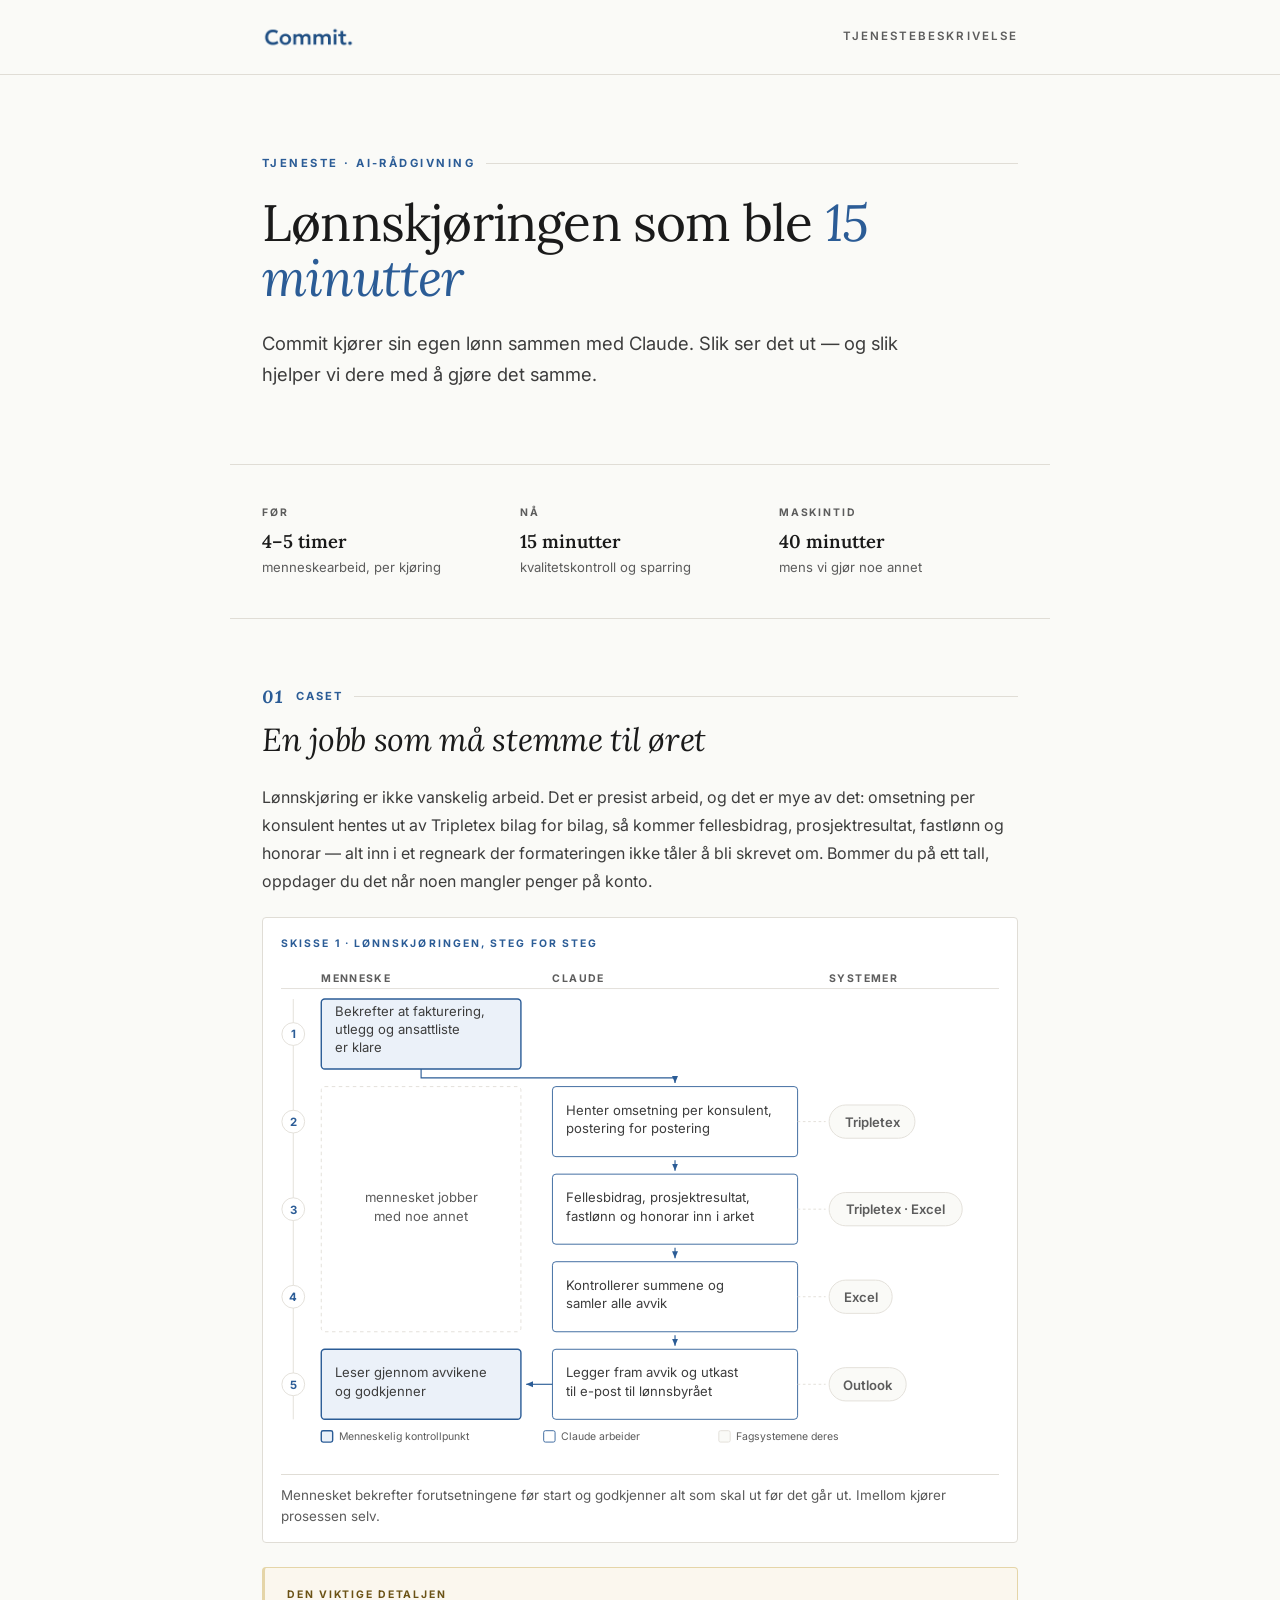
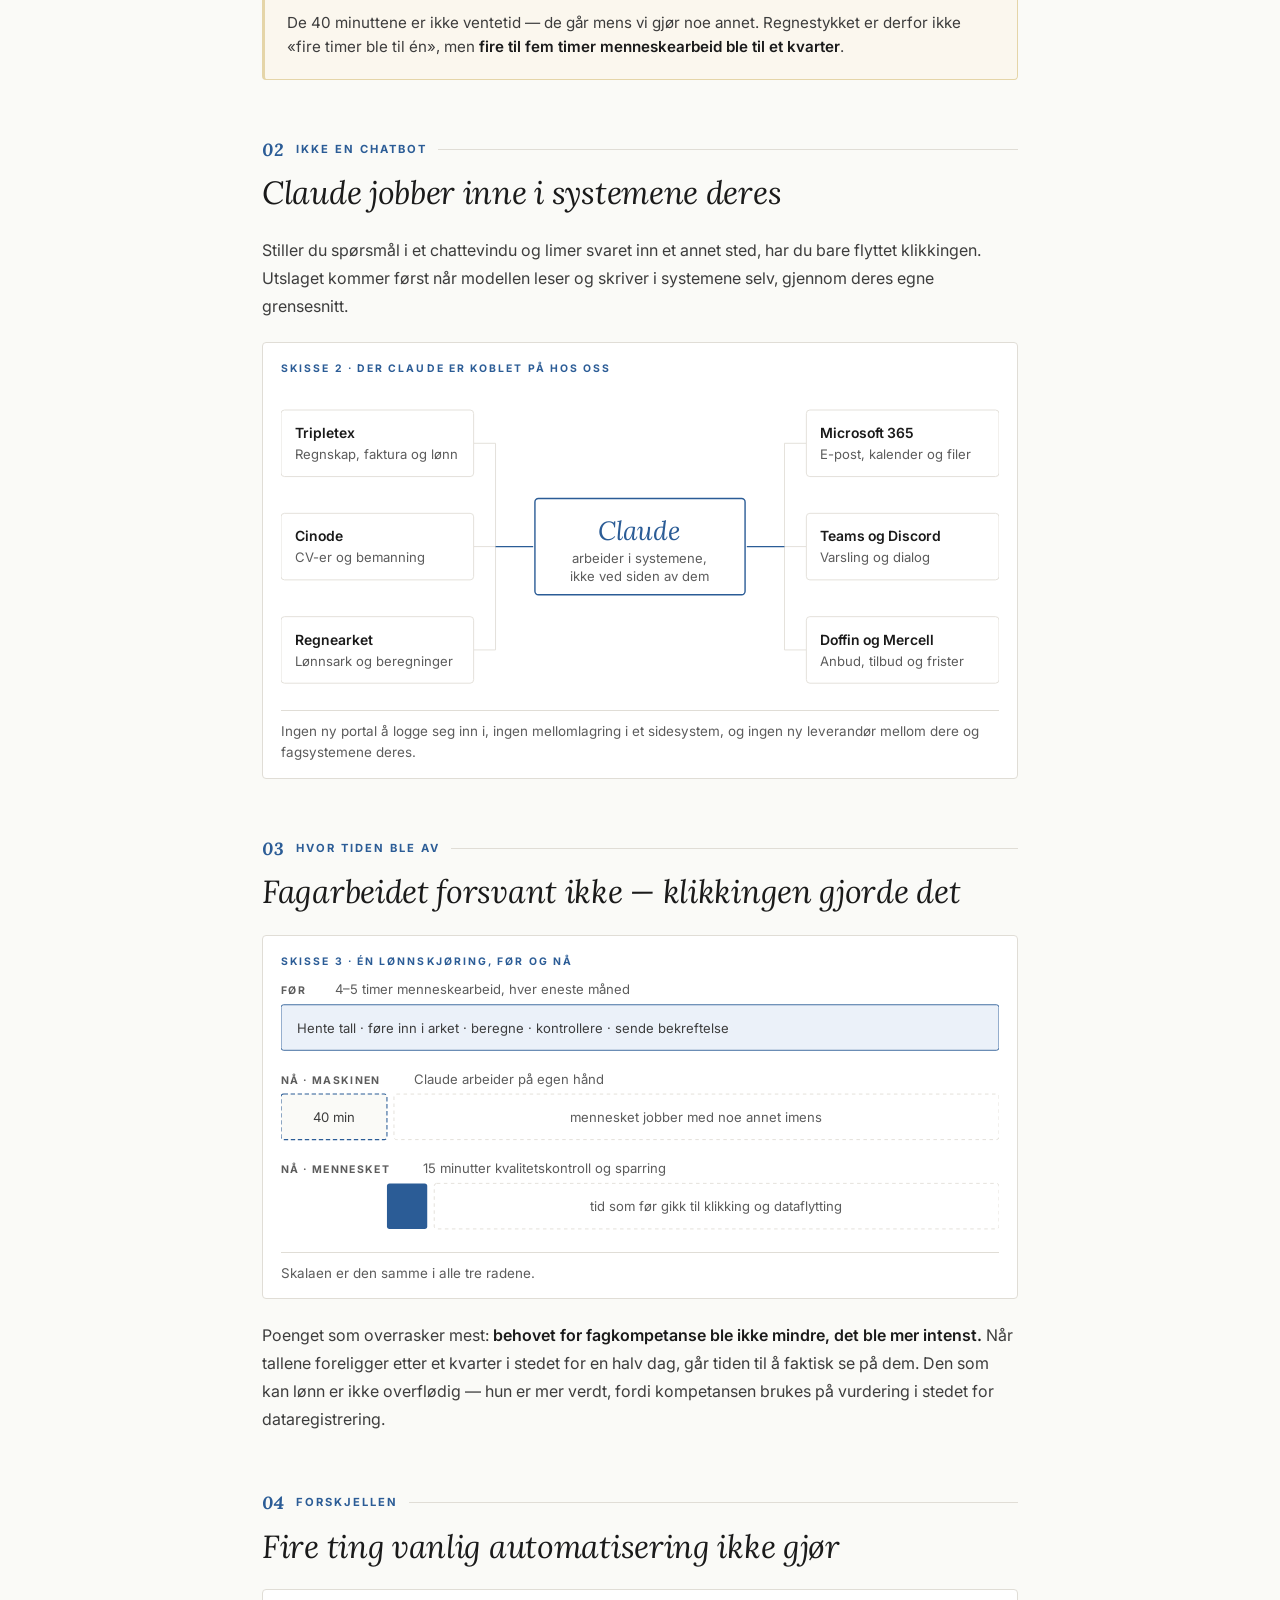
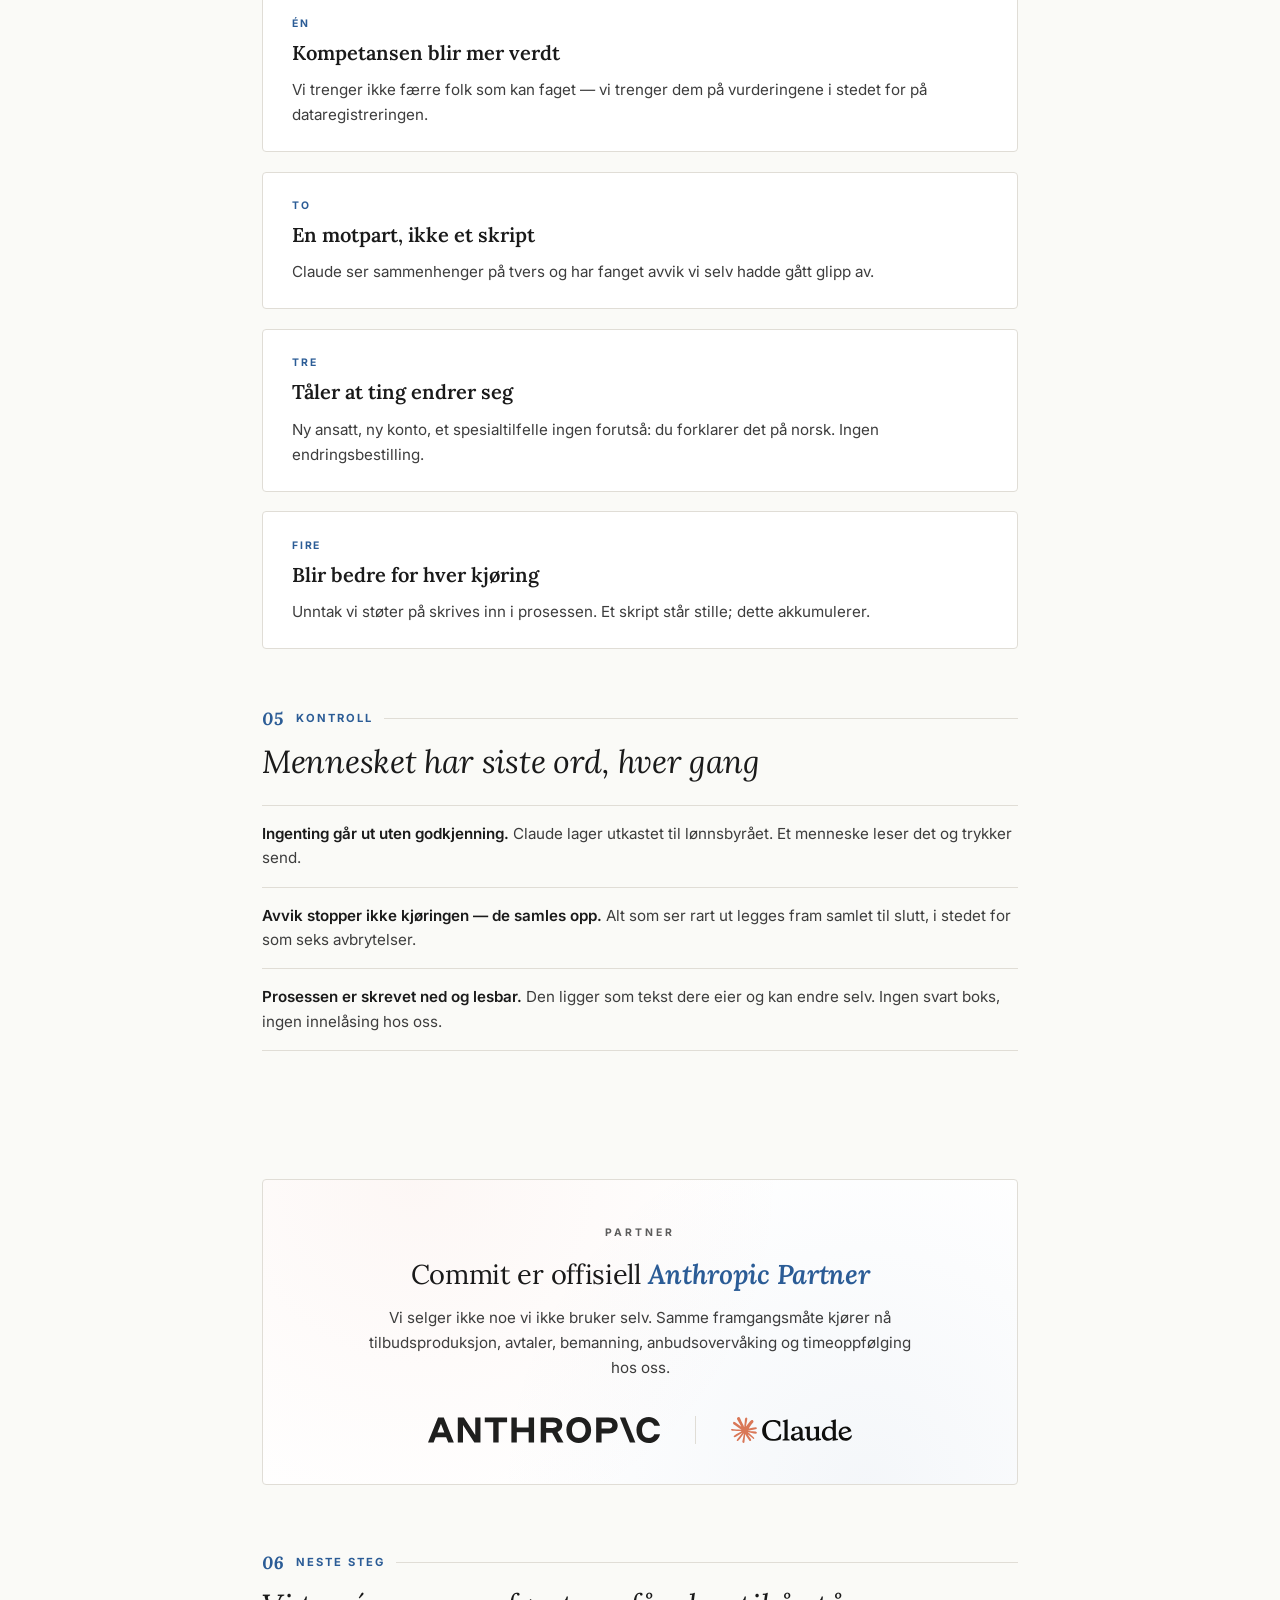
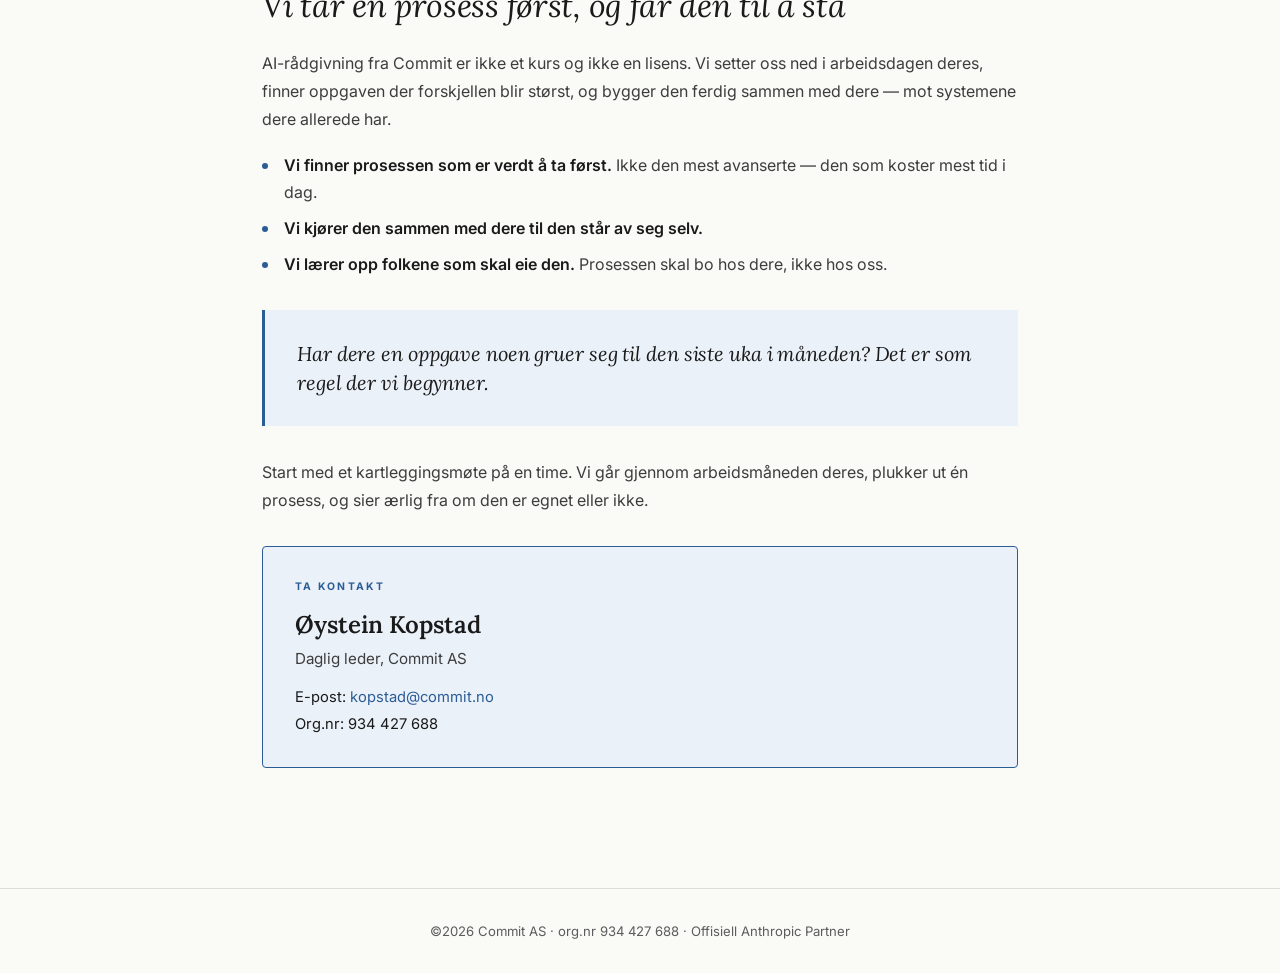
<file: index.html>
<!DOCTYPE html>
<html lang="no">
<head>
<meta charset="UTF-8" />
<meta name="viewport" content="width=device-width, initial-scale=1.0" />
<title>AI-rådgivning — Commit AS</title>
<link rel="preconnect" href="https://fonts.googleapis.com" />
<link rel="preconnect" href="https://fonts.gstatic.com" crossorigin />
<link href="https://fonts.googleapis.com/css2?family=Inter:wght@400;500;600;700&family=Lora:ital,wght@0,400;0,600;1,400;1,600&display=swap" rel="stylesheet" />
<style>
/* =========================================================
   COMMIT DESIGN SYSTEM — v1.2
   En felles stil for Commits dokumenter, websider og PDF-er.
   Bruk via:
   <link href="../Designsystem Commit/commit-style.css" rel="stylesheet" />
   <link href="https://fonts.googleapis.com/css2?family=Inter:wght@400;500;600;700&family=Lora:ital,wght@0,400;0,600;1,400;1,600&display=swap" rel="stylesheet" />

   Endringer i v1.2:
   - Konsolidert font-stack til CSS-variabler (--font-sans, --font-serif).
   - Slettet bakoverkompatibilitetsblokken for nakne <ul> i .content —
     alle dokumenter bruker nå <ul class="bullets"> eksplisitt.
   - @page bruker 20mm rundt hele (matcher Playwright-default uten
     sidetopp/-bunn). Med sidetopp/-bunn bruker Playwright 25mm vert.

   Endringer i v1.1:
   - Løsnet basisstiler (p, strong, em) fra .content-wrapper — virker
     globalt på body-nivå.
   - .section + .section auto-spacing (3.5rem) — slipper inline-style.
   - A11y: :focus-visible, prefers-reduced-motion, --ink-soft #5C5C5C.
   - @page-regel for nettleser-print.
   - Robust font-fallback (system-ui, … for Inter; Georgia for Lora).
   - Komponentkommentarer.
   ========================================================= */

*, *::before, *::after { box-sizing: border-box; margin: 0; padding: 0; }

:root {
  --blue:       #2B5C96;
  --blue-dark:  #1F4373;
  --blue-light: #EBF1F9;
  --ink:        #1a1a1a;
  --ink-mid:    #3D3D3D;
  --ink-soft:   #5C5C5C; /* bumpet fra #666666 for bedre kontrast på små tekster (~6:1 mot --bg) */
  --line:       #E0DDD6;
  --bg:         #FAFAF7;
  --white:      #FFFFFF;
  --warn-bg:    #FBF7EE;
  --warn-line:  #E5D5A8;
  --warn-ink:   #6B5215;
  --container:  820px;

  /* Font-stack med robust system-fallback. Bruk var(--font-sans) / var(--font-serif)
     overalt for å unngå duplisering når stacken må oppdateres. */
  --font-sans:  'Inter', system-ui, -apple-system, 'Segoe UI', Roboto, 'Helvetica Neue', Arial, sans-serif;
  --font-serif: 'Lora', 'Iowan Old Style', 'Apple Garamond', Georgia, 'Times New Roman', serif;
}

html { scroll-behavior: smooth; }
body {
  font-family: var(--font-sans);
  background: var(--bg);
  color: var(--ink);
  -webkit-font-smoothing: antialiased;
  line-height: 1.55;
}

/* ── BASIS-TYPOGRAFI ──
   Disse var tidligere bundet til .content-wrapper. Nå gjelder de globalt
   på body-nivå, slik at <p>, <strong>, <em> får riktig stil uansett om
   innholdet pakkes i .content eller ligger i en annen container.
   Komponenter (.callout, .scenario, .contact-card, .example, .pullquote
   osv.) overstyrer disse selv der det trengs — derfor er base-spesifisiteten
   bevisst lav (body p i stedet for plain p). */
body p {
  font-size: 1rem;
  line-height: 1.75;
  color: var(--ink-mid);
  margin-bottom: 1.2rem;
}
body strong { color: var(--ink); font-weight: 600; }
body em { font-style: italic; color: var(--ink); }

/* ── BULLET-LISTE (signaturen — blå prikk) ──
   Eksplisitt opt-in via .bullets så vi ikke kaprer alle <ul> på siden
   (komponenter som .pitfalls, .refs og .agenda har egne listestiler).
   Nye dokumenter bør bruke <ul class="bullets">. */
.bullets {
  list-style: none;
  margin: 0 0 1.4rem 0;
  padding: 0;
}
.bullets > li {
  font-size: 1rem;
  line-height: 1.7;
  color: var(--ink-mid);
  padding-left: 1.4rem;
  position: relative;
  margin-bottom: 0.55rem;
}
.bullets > li::before {
  content: "";
  position: absolute;
  left: 0;
  top: 0.7rem;
  width: 6px;
  height: 6px;
  border-radius: 50%;
  background: var(--blue);
}

/* Brødtekst-lenker i .content får underline by default for tilgjengelighet —
   farge alene er ikke nok signal om at noe er klikkbart. Komponenter med
   egne lenkestiler (.contact-detail a, .rsvp-btn, footer a) overstyrer
   dette via egen spesifisitet. */
.content a {
  color: var(--blue);
  text-decoration: underline;
  text-decoration-thickness: 1px;
  text-underline-offset: 2px;
}
.content a:hover { color: var(--blue-dark); }

/* ── FOKUS-RING (a11y) ──
   Tastaturbrukere må se hvor fokus er. :focus-visible vises kun når brukeren
   navigerer med tab (ikke ved museklikk), så det forstyrrer ikke pekerflyten. */
a:focus-visible,
button:focus-visible,
.rsvp-btn:focus-visible,
.contact-detail a:focus-visible,
[tabindex]:focus-visible {
  outline: 2px solid var(--blue);
  outline-offset: 2px;
  border-radius: 2px;
}

/* ── REDUCED MOTION (a11y) ──
   Respekter brukerens systeminnstilling for redusert bevegelse. */
@media (prefers-reduced-motion: reduce) {
  html { scroll-behavior: auto; }
  *, *::before, *::after {
    transition: none !important;
    animation: none !important;
  }
}

/* ── NAV ── */
/* Toppstripe med logo og evt. meta-tekst. Brukes på alle dokumenter. */
header.topnav {
  background: var(--bg);
  border-bottom: 1px solid var(--line);
}
.nav-wrap {
  max-width: var(--container);
  margin: 0 auto;
  padding: 0 2rem;
  height: 74px;
  display: flex;
  align-items: center;
  justify-content: space-between;
}
.logo-lockup {
  display: flex;
  align-items: center;
  gap: 1.1rem;
  color: var(--ink);
}
.logo-lockup .logo-img { height: 26px; width: auto; display: block; }
.logo-lockup .logo-secondary { height: 30px; width: auto; display: block; }
.logo-divider {
  width: 1px;
  height: 26px;
  background: var(--line);
  display: block;
}
.nav-meta {
  font-size: 0.72rem;
  font-weight: 600;
  color: var(--ink-soft);
  letter-spacing: 0.18em;
  text-transform: uppercase;
}

/* ── HERO ── */
/* Stor inngangsblokk: eyebrow + H1 (Lora med blå italic-aksent) + ingress.
   Bruk på første side av dokumentet — rapport, guide, invitasjon. */
.hero {
  max-width: var(--container);
  margin: 0 auto;
  padding: 5rem 2rem 3.5rem;
}
.eyebrow {
  font-size: 0.7rem;
  font-weight: 700;
  letter-spacing: 0.22em;
  text-transform: uppercase;
  color: var(--blue);
  margin-bottom: 1.4rem;
  display: flex;
  align-items: center;
  gap: 0.7rem;
}
.eyebrow::after {
  content: "";
  display: block;
  flex: 1;
  height: 1px;
  background: var(--line);
}
.hero h1 {
  font-family: var(--font-serif);
  font-size: 3.2rem;
  font-weight: 400;
  line-height: 1.07;
  letter-spacing: -0.8px;
  color: var(--ink);
  margin-bottom: 1.5rem;
}
.hero h1 .italic {
  font-style: italic;
  color: var(--blue);
}
.hero-subtitle {
  font-family: var(--font-serif);
  font-style: italic;
  font-size: 1.35rem;
  color: var(--ink-mid);
  line-height: 1.4;
  margin-bottom: 1.4rem;
  max-width: 640px;
}
.hero-ingress {
  font-size: 1.15rem;
  line-height: 1.65;
  color: var(--ink-mid);
  max-width: 640px;
}

/* ── FACT BAR (3-kolonne fakta-stripe) ── */
/* Bruk når dokumentet skal åpne/avslutte med 3 nøkkeltall eller fakta-par
   (dato, sted, varighet — eller honorar, varslingsfrist, kanal). */
.facts {
  max-width: var(--container);
  margin: 0 auto;
  padding: 2.5rem 2rem;
  border-top: 1px solid var(--line);
  border-bottom: 1px solid var(--line);
  display: grid;
  grid-template-columns: repeat(3, minmax(0, 1fr));
  gap: 1.2rem;
}
.fact-label {
  font-size: 0.65rem;
  font-weight: 700;
  letter-spacing: 0.18em;
  text-transform: uppercase;
  color: var(--ink-soft);
  margin-bottom: 0.5rem;
}
.fact-value {
  font-family: var(--font-serif);
  font-size: 1.15rem;
  font-weight: 600;
  color: var(--ink);
  line-height: 1.35;
}
.fact-sub {
  font-size: 0.82rem;
  color: var(--ink-soft);
  margin-top: 0.2rem;
}

/* ── CONTENT BLOCK ── */
/* Hovedinnholds-wrapper. Sentrerer alt på 820 px og setter top/side-padding.
   Innholds-typografien (p/ul/strong/em) gjelder globalt fra body-laget;
   .content gir kun layout her. */
.content {
  max-width: var(--container);
  margin: 0 auto;
  padding: 4rem 2rem 2rem;
}
.section {
  margin-bottom: 3.5rem;
}
/* Hjelperegel: gir avstand mellom påfølgende seksjoner uten inline-style.
   margin-bottom over fungerer fortsatt for første seksjon, denne er
   redundant for normalt flow men sikrer korrekt spacing om noen velger
   å nullstille margin-bottom lokalt. */
.section + .section { margin-top: 3.5rem; }
.section-num {
  font-family: var(--font-serif);
  font-style: italic;
  font-size: 1.1rem;
  color: var(--blue);
  font-variant-numeric: tabular-nums;
  letter-spacing: 0.02em;
}
.section-kicker {
  font-size: 0.7rem;
  font-weight: 700;
  letter-spacing: 0.18em;
  text-transform: uppercase;
  color: var(--blue);
  margin-bottom: 0.7rem;
  display: flex;
  align-items: center;
  gap: 0.7rem;
}
.section-kicker.no-rule::after { display: none; }
.section-kicker:not(.no-rule)::after {
  content: "";
  display: block;
  flex: 1;
  height: 1px;
  background: var(--line);
}
.section-title {
  font-family: var(--font-serif);
  font-size: 2rem;
  font-weight: 400;
  font-style: italic;
  color: var(--ink);
  margin-bottom: 1.5rem;
  letter-spacing: -0.3px;
  line-height: 1.18;
}
.subsection-title {
  font-family: var(--font-serif);
  font-size: 1.3rem;
  font-weight: 600;
  color: var(--ink);
  margin: 2rem 0 0.9rem;
  letter-spacing: -0.2px;
  line-height: 1.25;
}

/* Inline-stat (tall som skal stikke seg ut) */
/* Bruk inni en setning for å fremheve et nøkkeltall: "honoraret på <span class="stat">12 000 kr</span>". */
.stat,
.stat-inline {
  font-family: var(--font-serif);
  font-weight: 600;
  color: var(--blue);
  font-style: italic;
  font-variant-numeric: tabular-nums;
}

/* ── PULL QUOTE ── */
/* Sitat eller forskningsspørsmål — blålys bakgrunn, blå venstrekant.
   Bruk for å løfte fram en sentral påstand, et sitat fra en kilde, eller
   det grunnleggende spørsmålet et notat forsøker å besvare. */
.pullquote {
  margin: 2rem 0;
  padding: 1.8rem 2rem;
  border-left: 3px solid var(--blue);
  background: var(--blue-light);
  font-family: var(--font-serif);
  font-style: italic;
  font-size: 1.25rem;
  line-height: 1.45;
  color: var(--ink);
  letter-spacing: -0.1px;
}

/* ── CALLOUT (advarsel/merknad — varm gul) ── */
/* Bruk for skattefeller, "pass på", regulatoriske notater og andre
   merknader leseren absolutt må fange opp. Holdes sparsomt — én eller to
   per dokument. */
.callout {
  background: var(--warn-bg);
  border: 1px solid var(--warn-line);
  border-left: 3px solid var(--warn-line);
  border-radius: 4px;
  padding: 1.2rem 1.4rem;
  margin: 1.5rem 0 1.8rem;
}
.callout-label {
  font-size: 0.65rem;
  font-weight: 700;
  letter-spacing: 0.18em;
  text-transform: uppercase;
  color: var(--warn-ink);
  margin-bottom: 0.5rem;
}
.callout p {
  font-size: 0.95rem;
  line-height: 1.6;
  color: var(--ink-mid);
  margin-bottom: 0;
}
.callout p + p { margin-top: 0.7rem; }
.callout strong { color: var(--ink); }

/* ── KEY/VALUE LIST (ratelist — for satser/priser) ── */
/* Tett liste der venstre side er en etikett (hva) og høyre side et tall
   (hvor mye). Bruk til prislister, satsoversikter, godtgjøringstabeller. */
.ratelist {
  margin: 1.2rem 0 2rem;
  border-top: 1px solid var(--line);
}
.rate-row {
  display: grid;
  grid-template-columns: 1fr auto;
  gap: 1.5rem;
  padding: 1rem 0;
  border-bottom: 1px solid var(--line);
  align-items: baseline;
}
.rate-label {
  font-size: 0.95rem;
  color: var(--ink);
}
.rate-label-sub {
  font-size: 0.82rem;
  color: var(--ink-soft);
  margin-top: 0.15rem;
}
.rate-value {
  font-family: var(--font-serif);
  font-weight: 600;
  color: var(--blue);
  font-size: 1.1rem;
  font-variant-numeric: tabular-nums;
  white-space: nowrap;
}

/* ── DEFINITION TABLE (2 kolonne kort-par) ── */
/* To hvite kort side om side med liten label + tittel + body. Bruk når
   to begreper skal stilles opp mot hverandre (f.eks. "før" vs "etter",
   "regelen" vs "unntaket"). */
.deftable {
  display: grid;
  grid-template-columns: 1fr 1fr;
  gap: 1.2rem;
  margin: 1.5rem 0 2rem;
}
.defcard {
  background: var(--white);
  border: 1px solid var(--line);
  border-radius: 4px;
  padding: 1.6rem 1.6rem 1.4rem;
}
.defcard-label {
  font-size: 0.65rem;
  font-weight: 700;
  letter-spacing: 0.18em;
  text-transform: uppercase;
  color: var(--blue);
  margin-bottom: 0.6rem;
}
.defcard-title {
  font-family: var(--font-serif);
  font-size: 1.2rem;
  font-weight: 600;
  color: var(--ink);
  margin-bottom: 0.6rem;
}
.defcard-body {
  font-size: 0.92rem;
  line-height: 1.6;
  color: var(--ink-soft);
}
.defcard-body strong { color: var(--ink); }

/* ── DATA TABLE (3-kolonne, for teori/oversikter) ── */
/* Tre-kolonne tabell egnet for teori-oversikter, lovparagrafer eller
   andre rader der primærtekst, sekundærtekst og tertiærtekst hører
   sammen. .is-2col gir et lett justert kolonneoppsett. */
.datatable {
  margin: 1.5rem 0 1.8rem;
  border-top: 1px solid var(--line);
  width: 100%;
}
.datatable-row {
  display: grid;
  grid-template-columns: 1.4fr 1.2fr 2fr;
  gap: 1.2rem;
  padding: 1rem 0;
  border-bottom: 1px solid var(--line);
  align-items: start;
}
.datatable-row.is-head {
  padding: 0.7rem 0;
  border-bottom: 1px solid var(--ink);
}
.datatable-row.is-head > div {
  font-size: 0.65rem;
  font-weight: 700;
  letter-spacing: 0.18em;
  text-transform: uppercase;
  color: var(--ink-soft);
}
.dt-primary {
  font-weight: 600;
  color: var(--ink);
  font-size: 0.96rem;
  line-height: 1.4;
}
.dt-secondary {
  font-size: 0.88rem;
  color: var(--ink-soft);
  line-height: 1.5;
  font-style: italic;
}
.dt-tertiary {
  font-size: 0.92rem;
  color: var(--ink-mid);
  line-height: 1.55;
}
.datatable.is-2col .datatable-row { grid-template-columns: 1fr 1.2fr 1.6fr; }

/* ── TRACKS (2-kolonne kort med leder/lead — for tospor-agendaer) ── */
/* Bruk når et arrangement har to parallelle spor (f.eks. teknisk vs.
   forretning), eller for å presentere to alternative løp side om side. */
.tracks {
  display: grid;
  grid-template-columns: 1fr 1fr;
  gap: 1.2rem;
  margin-top: 2rem;
}
.track {
  background: var(--white);
  border: 1px solid var(--line);
  border-radius: 4px;
  padding: 1.8rem;
}
.track-label {
  font-size: 0.65rem;
  font-weight: 700;
  letter-spacing: 0.18em;
  text-transform: uppercase;
  color: var(--blue);
  margin-bottom: 0.7rem;
}
.track-title {
  font-family: var(--font-serif);
  font-size: 1.3rem;
  font-weight: 600;
  color: var(--ink);
  margin-bottom: 0.7rem;
  line-height: 1.25;
}
.track-desc {
  font-size: 0.92rem;
  line-height: 1.6;
  color: var(--ink-soft);
  margin-bottom: 1.2rem;
}
.track-lead {
  font-size: 0.82rem;
  color: var(--ink-mid);
  border-top: 1px solid var(--line);
  padding-top: 0.9rem;
}
.track-lead-label {
  font-size: 0.62rem;
  font-weight: 700;
  letter-spacing: 0.16em;
  text-transform: uppercase;
  color: var(--ink-soft);
  margin-bottom: 0.2rem;
}

/* ── AGENDA (tidslinje) ── */
/* Klokkeslett-basert programoversikt. Bruk i invitasjoner og program-
   notater når noe skjer i en sekvens med faste tidspunkter. */
.agenda {
  margin-top: 2.5rem;
  border-top: 1px solid var(--line);
}
.agenda-row {
  display: grid;
  grid-template-columns: 90px 1fr;
  gap: 1.5rem;
  padding: 1.4rem 0;
  border-bottom: 1px solid var(--line);
  align-items: start;
}
.agenda-time {
  font-family: var(--font-serif);
  font-size: 1.1rem;
  font-weight: 600;
  color: var(--blue);
  font-variant-numeric: tabular-nums;
}
.agenda-body {
  font-size: 1rem;
  color: var(--ink);
}
.agenda-body strong {
  font-weight: 600;
  color: var(--ink);
}
.agenda-body-sub {
  font-size: 0.88rem;
  color: var(--ink-soft);
  margin-top: 0.25rem;
}

/* ── PRESENTERS (ansiktssirkler med navn/rolle) ── */
/* Bruk for å vise hvem som holder noe — foredragsholdere, panel,
   verter. Liten rund profilbilde + navn + rolle. */
.presenters {
  display: flex;
  gap: 2rem;
  margin-top: 1.5rem;
  flex-wrap: wrap;
}
.presenter {
  display: flex;
  gap: 0.8rem;
  align-items: center;
}
.presenter img {
  width: 48px;
  height: 48px;
  border-radius: 50%;
  object-fit: cover;
  object-position: center top;
}
.presenter-name {
  font-weight: 600;
  color: var(--ink);
  font-size: 0.92rem;
}
.presenter-role {
  font-size: 0.78rem;
  color: var(--ink-soft);
}

/* ── HYPOTHESIS / NUMBERED CARDS (H1, H2 ...) ── */
/* Hypotese-kort med stor italic-label til venstre (H1, H2 ...) og
   beskrivelse til høyre. Bruk i fagnotater, masteroppgaver og
   problemnotater der ulike hypoteser/forslag skal listes. */
.hypotheses {
  display: grid;
  grid-template-columns: 1fr;
  gap: 0.9rem;
  margin: 1.5rem 0 0.4rem;
}
.hyp {
  display: grid;
  grid-template-columns: 56px 1fr;
  gap: 1.2rem;
  background: var(--white);
  border: 1px solid var(--line);
  border-radius: 4px;
  padding: 1.3rem 1.5rem;
  align-items: start;
}
.hyp-label {
  font-family: var(--font-serif);
  font-style: italic;
  font-weight: 600;
  font-size: 1.4rem;
  color: var(--blue);
  line-height: 1;
}
.hyp-body {
  font-size: 0.97rem;
  line-height: 1.6;
  color: var(--ink-mid);
}

/* ── SCENARIOS (kort med label + tittel + kropp) ── */
/* Bruk når ulike kontekster eller tilfeller skal beskrives parallelt
   ("Scenario A: kunden er...", "Scenario B: kunden er..."). */
.scenarios {
  display: grid;
  grid-template-columns: 1fr;
  gap: 1.2rem;
  margin: 1.5rem 0 1rem;
}
.scenario {
  background: var(--white);
  border: 1px solid var(--line);
  border-radius: 4px;
  padding: 1.6rem 1.8rem 1.5rem;
}
.scenario-label {
  font-size: 0.65rem;
  font-weight: 700;
  letter-spacing: 0.18em;
  text-transform: uppercase;
  color: var(--blue);
  margin-bottom: 0.5rem;
}
.scenario-title {
  font-family: var(--font-serif);
  font-size: 1.25rem;
  font-weight: 600;
  color: var(--ink);
  margin-bottom: 0.7rem;
  line-height: 1.3;
}
.scenario-body {
  font-size: 0.95rem;
  line-height: 1.65;
  color: var(--ink-mid);
}

/* ── EXAMPLES (talleksempler — 2-kolonne kort med summlinje) ── */
/* Konkrete talleksempler stilt opp mot hverandre — f.eks. "med fradrag"
   vs. "uten fradrag", eller to ulike honorarberegninger. Hvert kort har
   egen summlinje nederst. */
.examples {
  display: grid;
  grid-template-columns: 1fr 1fr;
  gap: 1.2rem;
  margin-top: 1.5rem;
}
.example {
  background: var(--white);
  border: 1px solid var(--line);
  border-radius: 4px;
  padding: 1.6rem 1.6rem 1.4rem;
  display: flex;
  flex-direction: column;
}
.example-label {
  font-size: 0.65rem;
  font-weight: 700;
  letter-spacing: 0.18em;
  text-transform: uppercase;
  color: var(--blue);
  margin-bottom: 0.6rem;
}
.example-title {
  font-family: var(--font-serif);
  font-size: 1.15rem;
  font-weight: 600;
  color: var(--ink);
  margin-bottom: 0.5rem;
  line-height: 1.3;
}
.example-setup {
  font-size: 0.88rem;
  line-height: 1.55;
  color: var(--ink-soft);
  margin-bottom: 1rem;
}
.example-lines {
  font-size: 0.9rem;
  line-height: 1.55;
  color: var(--ink-mid);
  margin-bottom: 0.9rem;
}
.example-line {
  display: flex;
  justify-content: space-between;
  gap: 0.6rem;
  padding: 0.3rem 0;
  border-bottom: 1px dotted var(--line);
}
.example-line:last-child { border-bottom: none; }
.example-line-text { color: var(--ink-mid); }
.example-line-amount {
  font-variant-numeric: tabular-nums;
  color: var(--ink);
  white-space: nowrap;
}
.example-total {
  margin-top: auto;
  padding-top: 0.9rem;
  border-top: 1px solid var(--line);
  display: flex;
  justify-content: space-between;
  align-items: baseline;
  gap: 0.6rem;
}
.example-total-label {
  font-size: 0.7rem;
  font-weight: 700;
  letter-spacing: 0.16em;
  text-transform: uppercase;
  color: var(--ink-soft);
}
.example-total-amount {
  font-family: var(--font-serif);
  font-weight: 600;
  font-style: italic;
  color: var(--blue);
  font-size: 1.25rem;
  font-variant-numeric: tabular-nums;
}

/* ── PITFALLS LIST (tett liste med separatorlinjer) ── */
/* Bruk når en huskeliste/sjekkliste/feilliste skal være lett å skanne.
   Tettere enn vanlig <ul>, ingen punkter, kun separatorlinjer mellom
   punktene. Egnet for "vanlige feil", "ting å passe på". */
.pitfalls {
  list-style: none;
  margin: 1.2rem 0 0 0;
  padding: 0;
  border-top: 1px solid var(--line);
}
.pitfalls li {
  padding: 1rem 0;
  border-bottom: 1px solid var(--line);
  font-size: 0.95rem;
  line-height: 1.6;
  color: var(--ink-mid);
}
.pitfalls li::before { display: none; }
.pitfalls li strong { color: var(--ink); }

/* ── REFERENCES (akademisk litteraturliste) ── */
/* Litteraturliste/kildehenvisninger med hengende innrykk. Bruk i
   fagnotater og masteroppgavetekster der sitater må refereres formelt. */
.refs {
  margin-top: 1rem;
  list-style: none;
  padding: 0;
}
.refs li {
  font-size: 0.86rem;
  line-height: 1.55;
  color: var(--ink-mid);
  padding-left: 1.6rem;
  text-indent: -1.6rem;
  margin-bottom: 0.65rem;
}
.refs li::before { display: none; }
.refs li em { font-style: italic; }

/* ── CONTACT CARD (lyseblå kontaktboks) ── */
/* Avsluttende kontaktkort — hvem kan jeg ringe? Bruk én gang nederst i
   dokumentet, gjerne over RSVP eller footer. */
.contact-card {
  background: var(--blue-light);
  border: 1px solid var(--blue);
  border-radius: 4px;
  padding: 2rem 2rem 1.7rem;
  margin: 2rem 0 1rem;
}
.contact-label {
  font-size: 0.65rem;
  font-weight: 700;
  letter-spacing: 0.22em;
  text-transform: uppercase;
  color: var(--blue);
  margin-bottom: 0.7rem;
}
.contact-name {
  font-family: var(--font-serif);
  font-size: 1.5rem;
  font-weight: 600;
  color: var(--ink);
  margin-bottom: 0.2rem;
}
.contact-role {
  font-size: 0.95rem;
  color: var(--ink-mid);
  margin-bottom: 1rem;
}
.contact-detail {
  font-size: 0.92rem;
  color: var(--ink);
  margin-bottom: 0.25rem;
}
.contact-detail a {
  color: var(--blue);
  text-decoration: none;
  border-bottom: 1px solid transparent;
  transition: border-color 0.2s;
}
.contact-detail a:hover { border-bottom-color: var(--blue); }

/* ── PARTNER PANEL (sentrert hvitt panel med radial-glow) ── */
/* Bruk i invitasjoner og samarbeidsannonser når en partner / samarbeids-
   organisasjon skal løftes fram. Subtil radial-glow gir varme uten å
   bryte med 1-pikselslinje-estetikken. */
.partner {
  max-width: var(--container);
  margin: 2.5rem auto 0;
  padding: 0 2rem;
}
.partner-inner {
  background: var(--white);
  border: 1px solid var(--line);
  border-radius: 4px;
  padding: 2.8rem 2.5rem 2.5rem;
  text-align: center;
  position: relative;
  overflow: hidden;
}
.partner-inner::before {
  content: "";
  position: absolute;
  inset: 0;
  background:
    radial-gradient(circle at 20% 0%, rgba(217,119,87,0.06) 0%, transparent 55%),
    radial-gradient(circle at 80% 100%, rgba(43,92,150,0.05) 0%, transparent 55%);
  pointer-events: none;
}
.partner-inner > * { position: relative; }
.partner-label {
  font-size: 0.65rem;
  font-weight: 700;
  letter-spacing: 0.28em;
  text-transform: uppercase;
  color: var(--ink-soft);
  margin-bottom: 1rem;
}
.partner-title {
  font-family: var(--font-serif);
  font-size: 1.7rem;
  font-weight: 400;
  color: var(--ink);
  line-height: 1.25;
  letter-spacing: -0.3px;
  margin-bottom: 0.9rem;
}
.partner-title .partner-italic {
  font-style: italic;
  font-weight: 600;
  color: var(--blue);
}
.partner-desc {
  font-size: 0.95rem;
  line-height: 1.65;
  color: var(--ink-mid);
  max-width: 560px;
  margin: 0 auto 2.2rem;
}
.partner-lockup {
  display: flex;
  align-items: center;
  justify-content: center;
  gap: 2.2rem;
  flex-wrap: wrap;
}
.partner-lockup img { display: block; height: 26px; width: auto; }
.partner-lockup .partner-divider {
  width: 1px;
  height: 28px;
  background: var(--line);
  display: block;
}

/* ── RSVP (call-to-action med knapp og QR) ── */
/* Eksklusivt for invitasjoner: påmeldingsblokk med stor italic-tittel,
   beskjed, knapp og evt. QR-kode. Plasseres mot slutten, før footer. */
.rsvp {
  max-width: var(--container);
  margin: 0 auto;
  padding: 3.5rem 2rem 4rem;
  text-align: center;
}
.rsvp-title {
  font-family: var(--font-serif);
  font-size: 2rem;
  font-weight: 400;
  font-style: italic;
  color: var(--ink);
  margin-bottom: 0.8rem;
  letter-spacing: -0.3px;
}
.rsvp p {
  font-size: 1rem;
  color: var(--ink-mid);
  max-width: 520px;
  margin: 0 auto 2rem;
  line-height: 1.65;
}
.rsvp-deadline {
  font-weight: 600;
  color: var(--blue);
}
.rsvp-btn {
  display: inline-block;
  background: var(--blue);
  color: var(--white);
  text-decoration: none;
  font-weight: 600;
  font-size: 0.95rem;
  padding: 0.9rem 2rem;
  border-radius: 4px;
  transition: background 0.2s;
  letter-spacing: 0.01em;
}
.rsvp-btn:hover { background: var(--blue-dark); }
.rsvp-actions {
  display: flex;
  align-items: center;
  justify-content: center;
  gap: 1.8rem;
  flex-wrap: wrap;
}
.rsvp-cta {
  display: flex;
  flex-direction: column;
  align-items: center;
  gap: 0.7rem;
}
.rsvp-url-inline {
  font-size: 0.78rem;
  color: var(--ink-soft);
  font-variant-numeric: tabular-nums;
}
.rsvp-or-vert {
  display: flex;
  align-items: center;
  justify-content: center;
  font-size: 0.7rem;
  letter-spacing: 0.22em;
  text-transform: uppercase;
  color: var(--ink-soft);
  font-weight: 700;
  padding: 0 0.4rem;
  position: relative;
}
.rsvp-or-vert::before, .rsvp-or-vert::after {
  content: "";
  position: absolute;
  left: 50%;
  width: 1px;
  background: var(--line);
  height: 32px;
}
.rsvp-or-vert::before { top: 0; transform: translate(-50%, -100%); }
.rsvp-or-vert::after { bottom: 0; transform: translate(-50%, 100%); }
.rsvp-qr-wrap {
  display: flex;
  flex-direction: column;
  align-items: center;
  gap: 0.55rem;
}
.rsvp-qr {
  display: inline-block;
  background: var(--white);
  border: 1px solid var(--line);
  border-radius: 6px;
  padding: 10px;
}
.rsvp-qr img { display: block; width: 130px; height: 130px; }
.rsvp-qr-caption {
  font-size: 0.7rem;
  letter-spacing: 0.18em;
  text-transform: uppercase;
  color: var(--ink-soft);
  font-weight: 700;
}

/* ── FOOTER ── */
/* Avsluttende meta-stripe — kontakt, copyright, lenker til relaterte sider. */
footer {
  border-top: 1px solid var(--line);
  padding: 2rem;
  text-align: center;
  font-size: 0.82rem;
  color: var(--ink-soft);
  background: var(--bg);
  margin-top: 2rem;
}
/* Resett av globalt p-stil — footer er kompakt og bør ikke ha margin-bottom. */
footer p { margin-bottom: 0; font-size: inherit; color: inherit; line-height: inherit; }
footer a {
  color: var(--ink-soft);
  text-decoration: underline;
  text-decoration-color: var(--line);
}
footer a:hover { color: var(--blue); }

/* ── RESPONSIVT (< 680 px) ── */
@media (max-width: 680px) {
  .hero { padding: 3.5rem 1.5rem 2.5rem; }
  .hero h1 { font-size: 2.2rem; }
  .hero-subtitle { font-size: 1.1rem; }
  .hero-ingress { font-size: 1rem; }
  .facts {
    grid-template-columns: 1fr;
    gap: 1.3rem;
    padding: 2rem 1.5rem;
  }
  .content { padding: 3rem 1.5rem 1.5rem; }
  .section-title { font-size: 1.6rem; }
  .deftable { grid-template-columns: 1fr; }
  .tracks { grid-template-columns: 1fr; }
  .examples { grid-template-columns: 1fr; }
  .agenda-row { grid-template-columns: 1fr; gap: 0.3rem; padding: 1.2rem 0; }
  .agenda-time { font-size: 1rem; }
  .nav-wrap { padding: 0 1.5rem; gap: 1rem; }
  .nav-meta { font-size: 0.65rem; }
  .rate-row { grid-template-columns: 1fr; gap: 0.3rem; }
  .datatable-row,
  .datatable.is-2col .datatable-row { grid-template-columns: 1fr; gap: 0.4rem; }
  .datatable-row.is-head { display: none; }
  .hyp { grid-template-columns: 1fr; gap: 0.4rem; }
  .pullquote { font-size: 1.1rem; padding: 1.4rem 1.4rem; }
  .partner { padding: 0 1.5rem; }
  .partner-inner { padding: 2rem 1.5rem; }
  .partner-title { font-size: 1.35rem; }
  .partner-desc { font-size: 0.9rem; }
  .partner-lockup { gap: 1.4rem; }
  .partner-lockup img { height: 22px; }
  .partner-divider { height: 22px; }
  .rsvp { padding: 2.5rem 1.5rem 3rem; }
  .rsvp-title { font-size: 1.6rem; }
}

/* ── PRINT/PDF ── */
/* @page-regelen sørger for at nettleserens egen "Print to PDF" matcher
   Playwright-rendringens default (20mm rundt hele). break-inside-reglene
   hindrer at kortkomponenter splittes over sidebrudd. Løftet ut av @media
   print fordi @page bare aktiveres ved sideinndeling uansett — det gjør
   regelen synlig også for verktøy som ikke evaluerer @media print.

   Merk: når Playwright kjøres med sidetopp/-bunn (default), bruker den
   25mm topp/bunn for å gi plass til disse. Browser-print har ikke noen
   tilsvarende sidetopp/-bunn og bruker 20mm hele veien — det er bevisst. */
@page {
  size: A4;
  margin: 20mm;
}
@media print {
  body { background: var(--white); }
  .hero { padding-top: 3rem; }
  .section,
  .scenario,
  .hyp,
  .callout,
  .contact-card,
  .pullquote,
  .track,
  .example,
  .defcard,
  .partner-inner { break-inside: avoid; page-break-inside: avoid; }
  footer { margin-top: 1rem; }
}


/* ── Figurer (skisser) — bygger på designtokens, ingen nye farger ── */
.figure{background:var(--white);border:1px solid var(--line);border-radius:4px;padding:18px 18px 14px;margin:22px 0}
.figure svg{width:100%;height:auto;display:block}
.figure-label{font-family:var(--font-sans);font-size:.65rem;font-weight:700;letter-spacing:.2em;text-transform:uppercase;color:var(--blue);margin-bottom:12px}
.figure-caption{margin-top:14px;padding-top:10px;border-top:1px solid var(--line);font-family:var(--font-sans);font-size:.84rem;line-height:1.6;color:var(--ink-soft)}
.fig-lane{font-family:var(--font-sans);font-size:12px;font-weight:700;letter-spacing:.13em;fill:var(--ink-soft)}
.fig-head{font-family:var(--font-sans);font-size:16px;font-weight:600;fill:var(--ink)}
.fig-body{font-family:var(--font-sans);font-size:15px;fill:var(--ink-mid)}
.fig-soft{font-family:var(--font-sans);font-size:15px;fill:var(--ink-soft)}
.fig-sys{font-family:var(--font-sans);font-size:15px;font-weight:600;fill:var(--ink-soft)}
.fig-numdot{font-family:var(--font-sans);font-size:13px;font-weight:700;fill:var(--blue)}
.fig-legend{font-family:var(--font-sans);font-size:12px;fill:var(--ink-soft)}
@media print{
  .figure{break-inside:avoid}
  /* A4-render havner under designsystemets 680px-breakpoint, som kollapser
     flerkolonne-komponentene. Gjenopprett dem så PDF-en matcher nettversjonen. */
  .facts{grid-template-columns:repeat(3,minmax(0,1fr));padding:2.2rem 2rem}
  .scenarios{grid-template-columns:repeat(2,minmax(0,1fr))}
  .content{padding:2.4rem 1.5rem 1rem}
  /* Designsystemet holder hele .section samlet på én side. I et dokument med
     mange korte seksjoner gir det halvtomme sider — la seksjonene flyte, men
     behold kort, figurer og overskrifter samlet. */
  .section{break-inside:auto;page-break-inside:auto}
  .section-kicker,.section-title,.subsection-title{break-after:avoid;page-break-after:avoid}
}
@media (max-width:640px){.figure{padding:18px 12px 14px}}
</style>
</head>
<body>

<header class="topnav">
  <div class="nav-wrap">
    <div class="logo-lockup">
      <img src="[data-uri]" alt="Commit" class="logo-img" />
    </div>
    <div class="nav-meta">Tjenestebeskrivelse</div>
  </div>
</header>

<section class="hero">
  <div class="eyebrow">Tjeneste · AI-rådgivning</div>
  <h1>Lønnskjøringen som ble <span class="italic">15 minutter</span></h1>
  <p class="hero-ingress">
    Commit kjører sin egen lønn sammen med Claude. Slik ser det ut — og slik hjelper vi
    dere med å gjøre det samme.
  </p>
</section>

<section class="facts">
  <div>
    <div class="fact-label">Før</div>
    <div class="fact-value">4–5 timer</div>
    <div class="fact-sub">menneskearbeid, per kjøring</div>
  </div>
  <div>
    <div class="fact-label">Nå</div>
    <div class="fact-value">15 minutter</div>
    <div class="fact-sub">kvalitetskontroll og sparring</div>
  </div>
  <div>
    <div class="fact-label">Maskintid</div>
    <div class="fact-value">40 minutter</div>
    <div class="fact-sub">mens vi gjør noe annet</div>
  </div>
</section>

<section class="content">

  <div class="section">
    <div class="section-kicker"><span class="section-num">01</span> Caset</div>
    <h2 class="section-title">En jobb som må stemme til øret</h2>
    <p>
      Lønnskjøring er ikke vanskelig arbeid. Det er presist arbeid, og det er mye av det:
      omsetning per konsulent hentes ut av Tripletex bilag for bilag, så kommer
      fellesbidrag, prosjektresultat, fastlønn og honorar — alt inn i et regneark der
      formateringen ikke tåler å bli skrevet om. Bommer du på ett tall, oppdager du det
      når noen mangler penger på konto.
    </p>

    <div class="figure">
      <div class="figure-label">Skisse 1 · Lønnskjøringen, steg for steg</div>
      <svg viewBox="0 0 820 566" role="img" aria-label="Lonnskjoringen steg for steg fordelt paa menneske, Claude og systemer">
<defs><marker id="ar" viewBox="0 0 8 8" refX="7" refY="4" markerWidth="7" markerHeight="7"
   orient="auto-start-reverse"><path d="M0,1 L7,4 L0,7 z" fill="#2B5C96"/></marker></defs>
<text class="fig-lane" x="46" y="20">MENNESKE</text>
<text class="fig-lane" x="310" y="20">CLAUDE</text>
<text class="fig-lane" x="626" y="20">SYSTEMER</text>
<line x1="0" y1="28" x2="820" y2="28" stroke="#E0DDD6" stroke-width="1"/>
<line x1="14" y1="40" x2="14" y2="520" stroke="#E0DDD6" stroke-width="1"/>
<circle cx="14" cy="80" r="13" fill="#FFFFFF" stroke="#E0DDD6" stroke-width="1"/>
<text class="fig-numdot" x="14" y="85" text-anchor="middle">1</text>
<circle cx="14" cy="180" r="13" fill="#FFFFFF" stroke="#E0DDD6" stroke-width="1"/>
<text class="fig-numdot" x="14" y="185" text-anchor="middle">2</text>
<circle cx="14" cy="280" r="13" fill="#FFFFFF" stroke="#E0DDD6" stroke-width="1"/>
<text class="fig-numdot" x="14" y="285" text-anchor="middle">3</text>
<circle cx="14" cy="380" r="13" fill="#FFFFFF" stroke="#E0DDD6" stroke-width="1"/>
<text class="fig-numdot" x="14" y="385" text-anchor="middle">4</text>
<circle cx="14" cy="480" r="13" fill="#FFFFFF" stroke="#E0DDD6" stroke-width="1"/>
<text class="fig-numdot" x="14" y="485" text-anchor="middle">5</text>
<rect x="46" y="40" width="228" height="80" rx="4" fill="#EBF1F9" stroke="#2B5C96" stroke-width="1.6"/>
<text class="fig-body" x="62" y="59" text-anchor="start">Bekrefter at fakturering,</text>
<text class="fig-body" x="62" y="80" text-anchor="start">utlegg og ansattliste</text>
<text class="fig-body" x="62" y="101" text-anchor="start">er klare</text>
<rect x="46" y="440" width="228" height="80" rx="4" fill="#EBF1F9" stroke="#2B5C96" stroke-width="1.6"/>
<text class="fig-body" x="62" y="472" text-anchor="start">Leser gjennom avvikene</text>
<text class="fig-body" x="62" y="493" text-anchor="start">og godkjenner</text>
<rect x="46" y="140" width="228" height="280" rx="4" fill="none" stroke="#E0DDD6" stroke-width="1" stroke-dasharray="4 4"/>
<text class="fig-soft" x="160" y="272" text-anchor="middle">mennesket jobber</text>
<text class="fig-soft" x="160" y="293" text-anchor="middle">med noe annet</text>
<rect x="310" y="140" width="280" height="80" rx="4" fill="#FFFFFF" stroke="#2B5C96" stroke-width="1"/>
<text class="fig-body" x="326" y="172" text-anchor="start">Henter omsetning per konsulent,</text>
<text class="fig-body" x="326" y="193" text-anchor="start">postering for postering</text>
<rect x="310" y="240" width="280" height="80" rx="4" fill="#FFFFFF" stroke="#2B5C96" stroke-width="1"/>
<text class="fig-body" x="326" y="272" text-anchor="start">Fellesbidrag, prosjektresultat,</text>
<text class="fig-body" x="326" y="293" text-anchor="start">fastlønn og honorar inn i arket</text>
<rect x="310" y="340" width="280" height="80" rx="4" fill="#FFFFFF" stroke="#2B5C96" stroke-width="1"/>
<text class="fig-body" x="326" y="372" text-anchor="start">Kontrollerer summene og</text>
<text class="fig-body" x="326" y="393" text-anchor="start">samler alle avvik</text>
<rect x="310" y="440" width="280" height="80" rx="4" fill="#FFFFFF" stroke="#2B5C96" stroke-width="1"/>
<text class="fig-body" x="326" y="472" text-anchor="start">Legger fram avvik og utkast</text>
<text class="fig-body" x="326" y="493" text-anchor="start">til e-post til lønnsbyrået</text>
<rect x="626" y="161" width="98" height="38" rx="19" fill="#FAFAF7" stroke="#E0DDD6" stroke-width="1"/>
<text class="fig-sys" x="675" y="186" text-anchor="middle">Tripletex</text>
<line x1="590" y1="180" x2="622" y2="180" stroke="#E0DDD6" stroke-width="1" stroke-dasharray="3 3"/>
<rect x="626" y="261" width="152" height="38" rx="19" fill="#FAFAF7" stroke="#E0DDD6" stroke-width="1"/>
<text class="fig-sys" x="702" y="286" text-anchor="middle">Tripletex · Excel</text>
<line x1="590" y1="280" x2="622" y2="280" stroke="#E0DDD6" stroke-width="1" stroke-dasharray="3 3"/>
<rect x="626" y="361" width="72" height="38" rx="19" fill="#FAFAF7" stroke="#E0DDD6" stroke-width="1"/>
<text class="fig-sys" x="662" y="386" text-anchor="middle">Excel</text>
<line x1="590" y1="380" x2="622" y2="380" stroke="#E0DDD6" stroke-width="1" stroke-dasharray="3 3"/>
<rect x="626" y="461" width="88" height="38" rx="19" fill="#FAFAF7" stroke="#E0DDD6" stroke-width="1"/>
<text class="fig-sys" x="670" y="486" text-anchor="middle">Outlook</text>
<line x1="590" y1="480" x2="622" y2="480" stroke="#E0DDD6" stroke-width="1" stroke-dasharray="3 3"/>
<path d="M160,120 L160,130 L450,130 L450,136" fill="none" stroke="#2B5C96" stroke-width="1.3" marker-end="url(#ar)"/>
<path d="M450,224 L450,236" fill="none" stroke="#2B5C96" stroke-width="1.3" marker-end="url(#ar)"/>
<path d="M450,324 L450,336" fill="none" stroke="#2B5C96" stroke-width="1.3" marker-end="url(#ar)"/>
<path d="M450,424 L450,436" fill="none" stroke="#2B5C96" stroke-width="1.3" marker-end="url(#ar)"/>
<path d="M310,480 L280,480" fill="none" stroke="#2B5C96" stroke-width="1.3" marker-end="url(#ar)"/>
<rect x="46" y="533" width="13" height="13" rx="2" fill="#EBF1F9" stroke="#2B5C96" stroke-width="1.6"/>
<text class="fig-legend" x="66" y="544">Menneskelig kontrollpunkt</text>
<rect x="300" y="533" width="13" height="13" rx="2" fill="#FFFFFF" stroke="#2B5C96" stroke-width="1"/>
<text class="fig-legend" x="320" y="544">Claude arbeider</text>
<rect x="500" y="533" width="13" height="13" rx="2" fill="#FAFAF7" stroke="#E0DDD6" stroke-width="1"/>
<text class="fig-legend" x="520" y="544">Fagsystemene deres</text>
</svg>
      <div class="figure-caption">
        Mennesket bekrefter forutsetningene før start og godkjenner alt som skal ut før det
        går ut. Imellom kjører prosessen selv.
      </div>
    </div>

    <div class="callout">
      <div class="callout-label">Den viktige detaljen</div>
      <p>
        De 40 minuttene er ikke ventetid — de går mens vi gjør noe annet. Regnestykket er
        derfor ikke «fire timer ble til én», men
        <strong>fire til fem timer menneskearbeid ble til et kvarter</strong>.
      </p>
    </div>
  </div>

  <div class="section">
    <div class="section-kicker"><span class="section-num">02</span> Ikke en chatbot</div>
    <h2 class="section-title">Claude jobber inne i systemene deres</h2>
    <p>
      Stiller du spørsmål i et chattevindu og limer svaret inn et annet sted, har du bare
      flyttet klikkingen. Utslaget kommer først når modellen leser og skriver i systemene
      selv, gjennom deres egne grensesnitt.
    </p>

    <div class="figure">
      <div class="figure-label">Skisse 2 · Der Claude er koblet på hos oss</div>
      <svg viewBox="0 0 820 350" role="img" aria-label="Integrasjonskart: Claude koblet til Tripletex, Cinode, regneark, Microsoft 365, Teams, Discord, Doffin og Mercell">
<line x1="245" y1="62" x2="245" y2="298" stroke="#E0DDD6" stroke-width="1"/>
<line x1="575" y1="62" x2="575" y2="298" stroke="#E0DDD6" stroke-width="1"/>
<line x1="220" y1="62" x2="245" y2="62" stroke="#E0DDD6" stroke-width="1"/>
<line x1="600" y1="62" x2="575" y2="62" stroke="#E0DDD6" stroke-width="1"/>
<line x1="220" y1="180" x2="245" y2="180" stroke="#E0DDD6" stroke-width="1"/>
<line x1="600" y1="180" x2="575" y2="180" stroke="#E0DDD6" stroke-width="1"/>
<line x1="220" y1="298" x2="245" y2="298" stroke="#E0DDD6" stroke-width="1"/>
<line x1="600" y1="298" x2="575" y2="298" stroke="#E0DDD6" stroke-width="1"/>
<line x1="245" y1="180" x2="288" y2="180" stroke="#2B5C96" stroke-width="1.3"/>
<line x1="532" y1="180" x2="575" y2="180" stroke="#2B5C96" stroke-width="1.3"/>
<rect x="0" y="24" width="220" height="76" rx="4" fill="#FFFFFF" stroke="#E0DDD6" stroke-width="1"/>
<text class="fig-head" x="16" y="56">Tripletex</text>
<text class="fig-soft" x="16" y="80">Regnskap, faktura og lønn</text>
<rect x="0" y="142" width="220" height="76" rx="4" fill="#FFFFFF" stroke="#E0DDD6" stroke-width="1"/>
<text class="fig-head" x="16" y="174">Cinode</text>
<text class="fig-soft" x="16" y="198">CV-er og bemanning</text>
<rect x="0" y="260" width="220" height="76" rx="4" fill="#FFFFFF" stroke="#E0DDD6" stroke-width="1"/>
<text class="fig-head" x="16" y="292">Regnearket</text>
<text class="fig-soft" x="16" y="316">Lønnsark og beregninger</text>
<rect x="600" y="24" width="220" height="76" rx="4" fill="#FFFFFF" stroke="#E0DDD6" stroke-width="1"/>
<text class="fig-head" x="616" y="56">Microsoft 365</text>
<text class="fig-soft" x="616" y="80">E-post, kalender og filer</text>
<rect x="600" y="142" width="220" height="76" rx="4" fill="#FFFFFF" stroke="#E0DDD6" stroke-width="1"/>
<text class="fig-head" x="616" y="174">Teams og Discord</text>
<text class="fig-soft" x="616" y="198">Varsling og dialog</text>
<rect x="600" y="260" width="220" height="76" rx="4" fill="#FFFFFF" stroke="#E0DDD6" stroke-width="1"/>
<text class="fig-head" x="616" y="292">Doffin og Mercell</text>
<text class="fig-soft" x="616" y="316">Anbud, tilbud og frister</text>
<rect x="290" y="125" width="240" height="110" rx="4" fill="#FFFFFF" stroke="#2B5C96" stroke-width="1.6"/>
<text x="410" y="173" text-anchor="middle" font-family="Lora, Georgia, serif" font-style="italic" font-size="30" fill="#2B5C96">Claude</text>
<text class="fig-soft" x="410" y="199" text-anchor="middle">arbeider i systemene,</text>
<text class="fig-soft" x="410" y="219" text-anchor="middle">ikke ved siden av dem</text>
</svg>
      <div class="figure-caption">
        Ingen ny portal å logge seg inn i, ingen mellomlagring i et sidesystem, og ingen ny
        leverandør mellom dere og fagsystemene deres.
      </div>
    </div>
  </div>

  <div class="section">
    <div class="section-kicker"><span class="section-num">03</span> Hvor tiden ble av</div>
    <h2 class="section-title">Fagarbeidet forsvant ikke — klikkingen gjorde det</h2>

    <div class="figure">
      <div class="figure-label">Skisse 3 · Én lønnskjøring, før og nå</div>
      <svg viewBox="0 0 820 292" role="img" aria-label="Tidsbruk foer og naa: 4-5 timer menneskearbeid mot 40 minutter maskintid og 15 minutter menneskelig kontroll">
<text class="fig-lane" x="0" y="14">FØR</text>
<text class="fig-soft" x="62" y="14">4–5 timer menneskearbeid, hver eneste måned</text>
<rect x="0" y="26" width="820" height="52" rx="3" fill="#EBF1F9" stroke="#2B5C96" stroke-width="1"/>
<text class="fig-body" x="18" y="58">Hente tall · føre inn i arket · beregne · kontrollere · sende bekreftelse</text>
<text class="fig-lane" x="0" y="116">NÅ · MASKINEN</text>
<text class="fig-soft" x="152" y="116">Claude arbeider på egen hånd</text>
<rect x="0" y="128" width="121" height="52" rx="3" fill="#FAFAF7" stroke="#2B5C96" stroke-width="1.2" stroke-dasharray="5 3"/>
<text class="fig-body" x="60" y="160" text-anchor="middle" fill="#2B5C96">40 min</text>
<rect x="129" y="128" width="691" height="52" rx="3" fill="none" stroke="#E0DDD6" stroke-width="1" stroke-dasharray="4 4"/>
<text class="fig-soft" x="474" y="160" text-anchor="middle">mennesket jobber med noe annet imens</text>
<text class="fig-lane" x="0" y="218">NÅ · MENNESKET</text>
<text class="fig-soft" x="162" y="218">15 minutter kvalitetskontroll og sparring</text>
<rect x="121" y="230" width="46" height="52" rx="3" fill="#2B5C96"/>
<rect x="175" y="230" width="645" height="52" rx="3" fill="none" stroke="#E0DDD6" stroke-width="1" stroke-dasharray="4 4"/>
<text class="fig-soft" x="497" y="262" text-anchor="middle">tid som før gikk til klikking og dataflytting</text>
</svg>
      <div class="figure-caption">
        Skalaen er den samme i alle tre radene.
      </div>
    </div>

    <p>
      Poenget som overrasker mest: <strong>behovet for fagkompetanse ble ikke mindre, det
      ble mer intenst.</strong> Når tallene foreligger etter et kvarter i stedet for en halv
      dag, går tiden til å faktisk se på dem. Den som kan lønn er ikke overflødig — hun er
      mer verdt, fordi kompetansen brukes på vurdering i stedet for dataregistrering.
    </p>
  </div>

  <div class="section">
    <div class="section-kicker"><span class="section-num">04</span> Forskjellen</div>
    <h2 class="section-title">Fire ting vanlig automatisering ikke gjør</h2>
    <div class="scenarios">
      <div class="scenario">
        <div class="scenario-label">Én</div>
        <div class="scenario-title">Kompetansen blir mer verdt</div>
        <div class="scenario-body">Vi trenger ikke færre folk som kan faget — vi trenger
          dem på vurderingene i stedet for på dataregistreringen.</div>
      </div>
      <div class="scenario">
        <div class="scenario-label">To</div>
        <div class="scenario-title">En motpart, ikke et skript</div>
        <div class="scenario-body">Claude ser sammenhenger på tvers og har fanget avvik vi
          selv hadde gått glipp av.</div>
      </div>
      <div class="scenario">
        <div class="scenario-label">Tre</div>
        <div class="scenario-title">Tåler at ting endrer seg</div>
        <div class="scenario-body">Ny ansatt, ny konto, et spesialtilfelle ingen forutså:
          du forklarer det på norsk. Ingen endringsbestilling.</div>
      </div>
      <div class="scenario">
        <div class="scenario-label">Fire</div>
        <div class="scenario-title">Blir bedre for hver kjøring</div>
        <div class="scenario-body">Unntak vi støter på skrives inn i prosessen. Et skript
          står stille; dette akkumulerer.</div>
      </div>
    </div>
  </div>

  <div class="section">
    <div class="section-kicker"><span class="section-num">05</span> Kontroll</div>
    <h2 class="section-title">Mennesket har siste ord, hver gang</h2>
    <ul class="pitfalls">
      <li><strong>Ingenting går ut uten godkjenning.</strong> Claude lager utkastet til
        lønnsbyrået. Et menneske leser det og trykker send.</li>
      <li><strong>Avvik stopper ikke kjøringen — de samles opp.</strong> Alt som ser rart
        ut legges fram samlet til slutt, i stedet for som seks avbrytelser.</li>
      <li><strong>Prosessen er skrevet ned og lesbar.</strong> Den ligger som tekst dere
        eier og kan endre selv. Ingen svart boks, ingen innelåsing hos oss.</li>
    </ul>
  </div>
</section>

<section class="partner">
  <div class="partner-inner">
    <div class="partner-label">Partner</div>
    <div class="partner-title">Commit er offisiell <span class="partner-italic">Anthropic Partner</span></div>
    <div class="partner-desc">
      Vi selger ikke noe vi ikke bruker selv. Samme framgangsmåte kjører nå
      tilbudsproduksjon, avtaler, bemanning, anbudsovervåking og timeoppfølging hos oss.
    </div>
    <div class="partner-lockup">
      <img src="[data-uri]" alt="Anthropic" />
      <span class="partner-divider"></span>
      <img src="[data-uri]" alt="Claude" />
    </div>
  </div>
</section>

<section class="content">
  <div class="section">
    <div class="section-kicker"><span class="section-num">06</span> Neste steg</div>
    <h2 class="section-title">Vi tar én prosess først, og får den til å stå</h2>
    <p>
      AI-rådgivning fra Commit er ikke et kurs og ikke en lisens. Vi setter oss ned i
      arbeidsdagen deres, finner oppgaven der forskjellen blir størst, og bygger den ferdig
      sammen med dere — mot systemene dere allerede har.
    </p>
    <ul class="bullets">
      <li><strong>Vi finner prosessen som er verdt å ta først.</strong> Ikke den mest
        avanserte — den som koster mest tid i dag.</li>
      <li><strong>Vi kjører den sammen med dere til den står av seg selv.</strong></li>
      <li><strong>Vi lærer opp folkene som skal eie den.</strong> Prosessen skal bo hos
        dere, ikke hos oss.</li>
    </ul>

    <div class="pullquote">
      Har dere en oppgave noen gruer seg til den siste uka i måneden? Det er som regel
      der vi begynner.
    </div>

    <p>
      Start med et kartleggingsmøte på en time. Vi går gjennom arbeidsmåneden deres,
      plukker ut én prosess, og sier ærlig fra om den er egnet eller ikke.
    </p>

    <div class="contact-card">
      <div class="contact-label">Ta kontakt</div>
      <div class="contact-name">Øystein Kopstad</div>
      <div class="contact-role">Daglig leder, Commit AS</div>
      <div class="contact-detail">E-post: <a href="mailto:kopstad@commit.no">kopstad@commit.no</a></div>
      <div class="contact-detail">Org.nr: 934&nbsp;427&nbsp;688</div>
    </div>
  </div>
</section>

<footer>
  <p>©2026 Commit AS · org.nr 934&nbsp;427&nbsp;688 · Offisiell Anthropic Partner</p>
</footer>

</body>
</html>
</file>
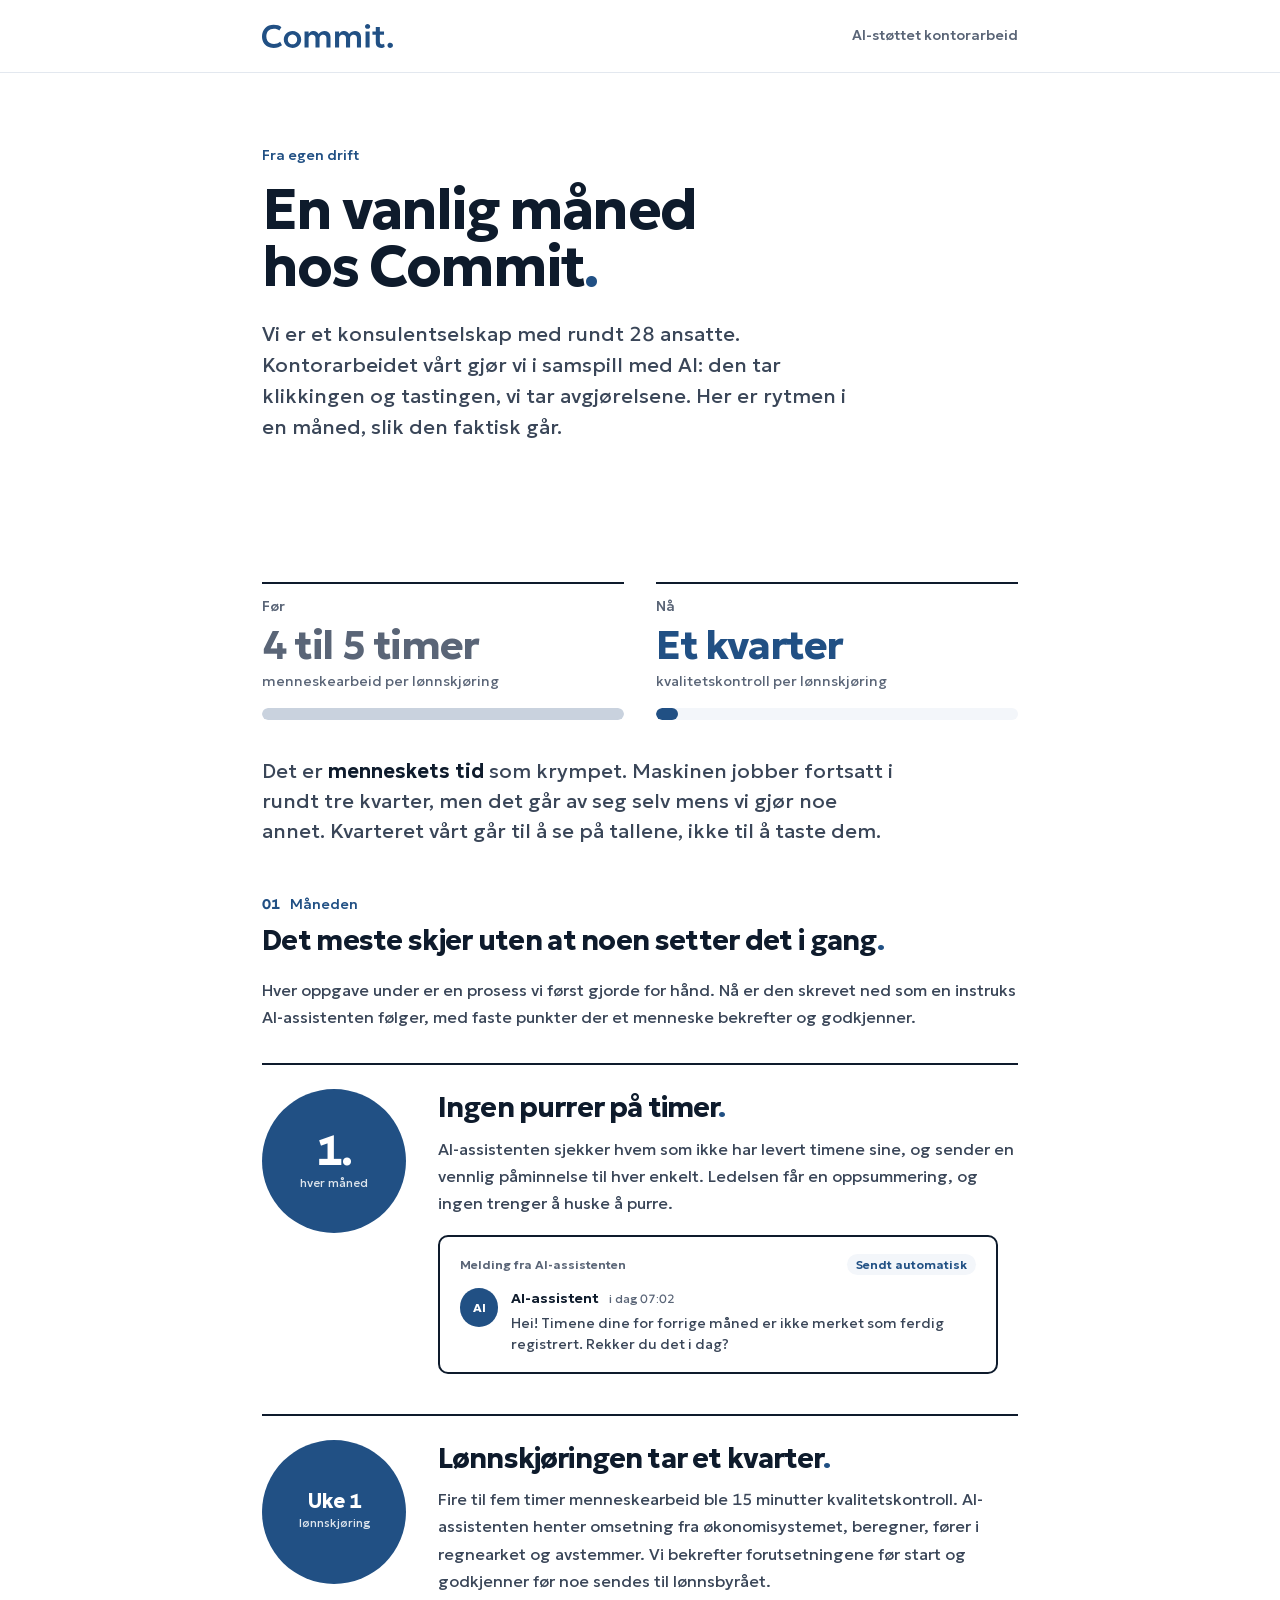
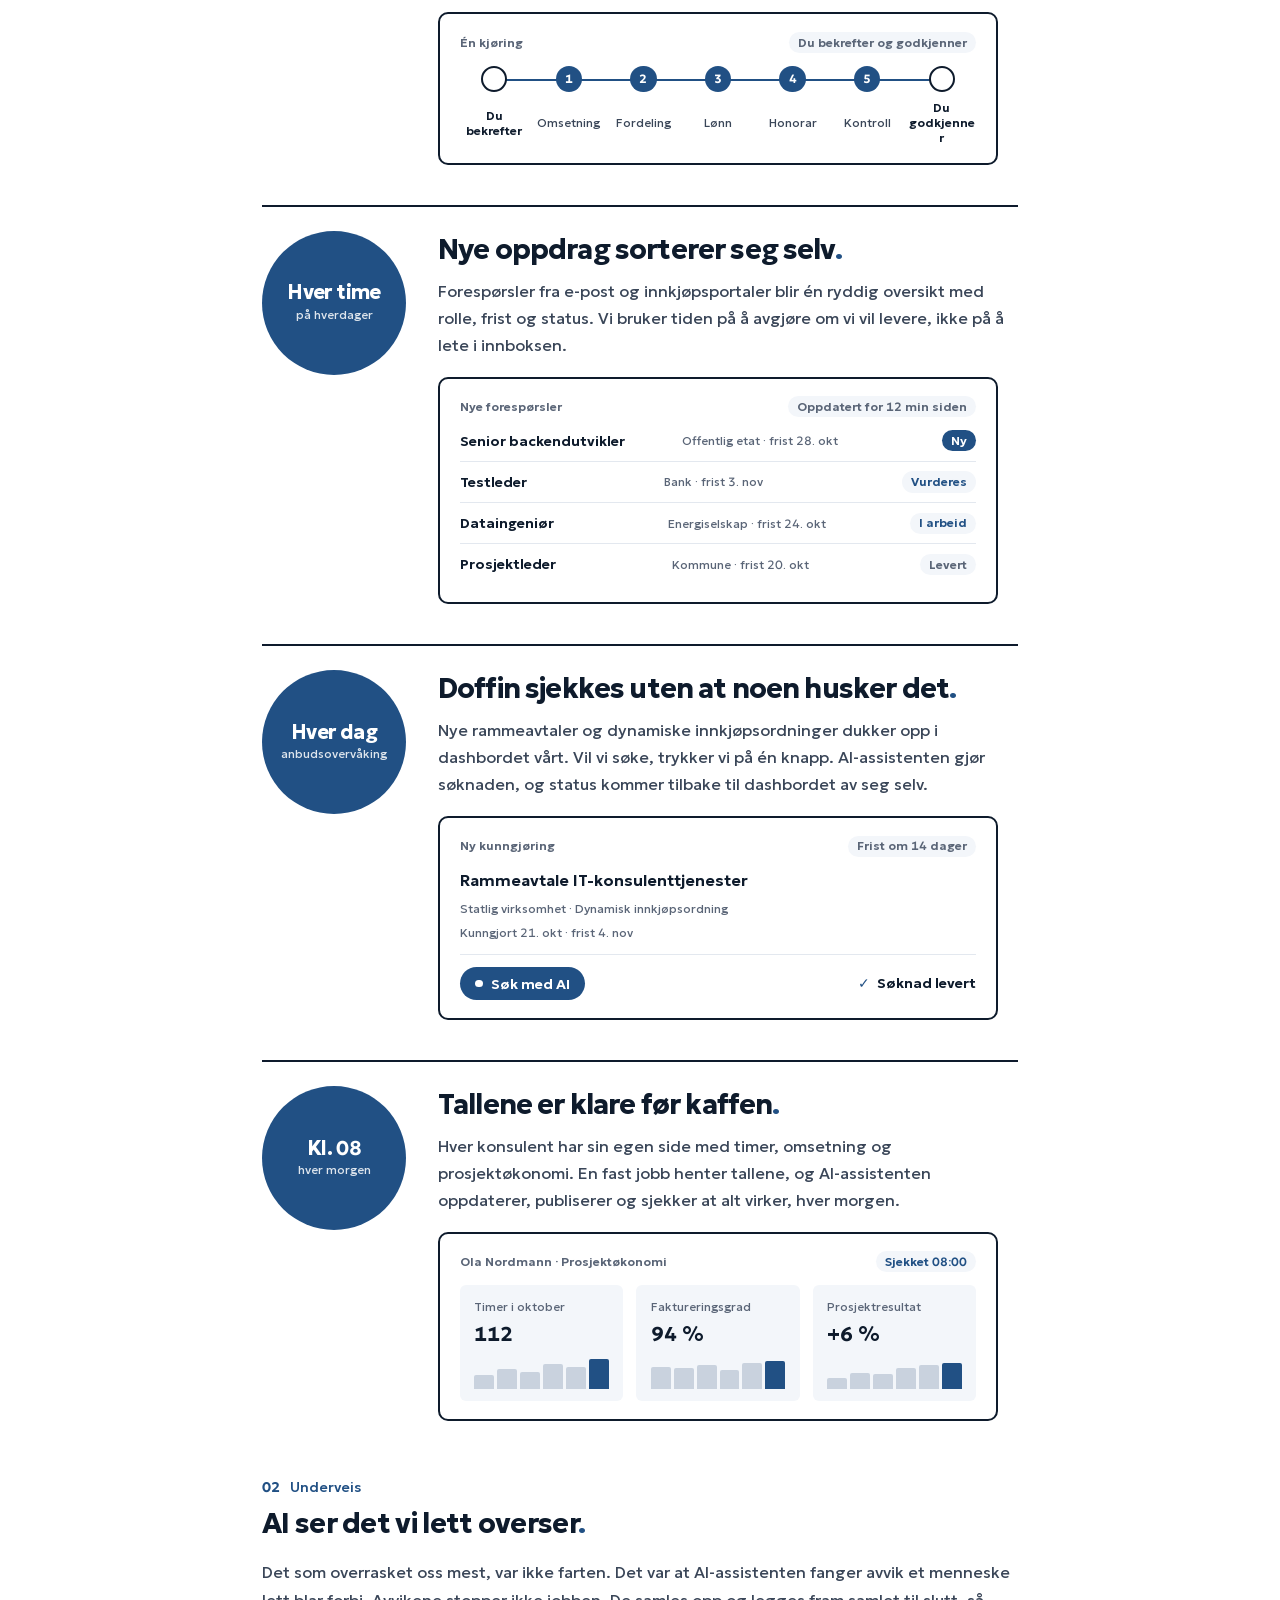
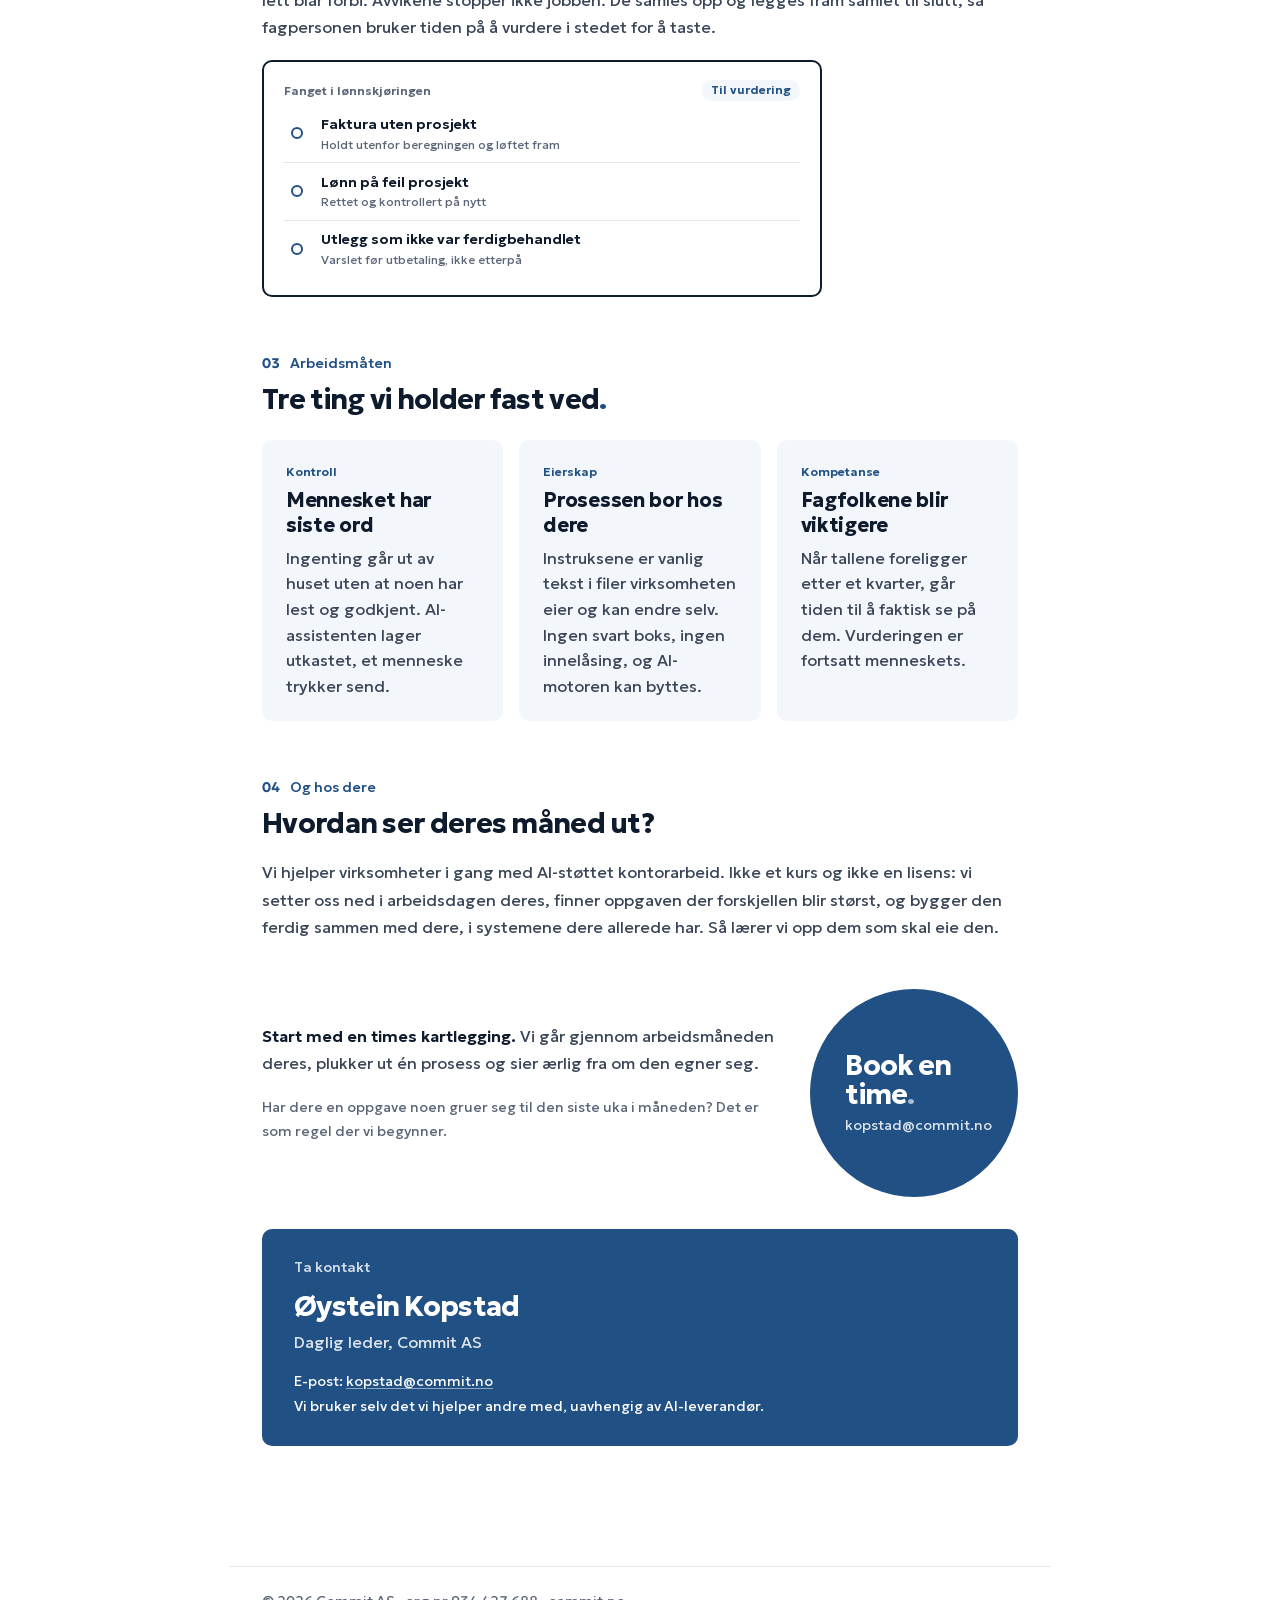
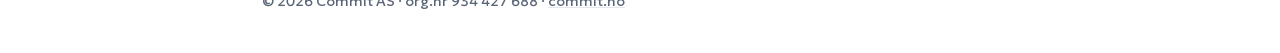
<file: kontorarbeid/index.html>
<!doctype html>
<html lang="nb">
<head>
<meta charset="utf-8" />
<meta name="viewport" content="width=device-width, initial-scale=1" />
<title>En vanlig måned hos Commit</title>
<meta name="description" content="Slik ser kontorarbeidet ut hos Commit når AI gjør klikkingen og vi tar avgjørelsene. Og slik hjelper vi andre virksomheter i gang." />
<meta property="og:title" content="En vanlig måned hos Commit" />
<meta property="og:description" content="Kontorarbeid i samspill med AI: timeføring, lønn, salg, anbud og prosjektøkonomi. Og en invitasjon." />
<meta property="og:image" content="https://kopnoob.github.io/commit-ai-radgivning/kontorarbeid/karusell/kort-01.png" />
<link rel="stylesheet" href="commit-style.css" />
<link rel="stylesheet" href="glimt.css" />
<style>
  /* Før og nå, rett under hero */
  .compare { display: grid; grid-template-columns: 1fr 1fr; gap: 2rem; margin: 1rem 0 3rem; }
  .compare-col { border-top: 2px solid var(--ink); padding-top: 0.75rem; display: grid; gap: 0.35rem; }
  .compare-label { font-size: var(--fs-sm); font-weight: 500; color: var(--ink-soft); }
  .compare-value { font-size: var(--fs-xl); font-weight: 700; letter-spacing: -0.035em; line-height: 1.05; color: var(--ink-soft); }
  .is-now .compare-value { color: var(--blue); }
  .compare-sub { font-size: var(--fs-sm); color: var(--ink-soft); }
  .compare .ba-track { margin-top: 0.6rem; }
  .compare-point { grid-column: 1 / -1; font-size: var(--fs-md); line-height: 1.5; color: var(--ink-mid); margin: 0.25rem 0 0; max-width: 640px; }
  @media (max-width: 680px) { .compare { grid-template-columns: 1fr; gap: 1.4rem; } }
  /* Månedsrytmen: markør til venstre, tekst og skjermglimt til høyre */
  .rhythm { display: grid; gap: 2.5rem; margin: 2rem 0 1rem; }
  .beat { display: grid; grid-template-columns: 9rem 1fr; gap: 2rem; align-items: start; border-top: 2px solid var(--ink); padding-top: 1.5rem; }
  .beat .bigdot { --size: 9rem; margin: 0; align-items: center; text-align: center; padding: 0; }
  .beat .bigdot-value { font-size: 2.6rem; }
  .beat .bigdot-title { font-size: 1.25rem; }
  .beat .bigdot-sub { font-size: var(--fs-xs); margin-top: 0.2rem; }
  .beat h3 { font-size: var(--fs-lg); font-weight: 700; letter-spacing: -0.03em; line-height: 1.15; color: var(--ink); margin: 0.2rem 0 0.7rem; }
  .beat p { margin-bottom: 1.1rem; }
  .beat .glimt { max-width: 560px; }
  .cta-wrap { display: grid; grid-template-columns: 1fr auto; gap: 2rem; align-items: center; margin: 3rem 0 1rem; }
  .cta-wrap .bigdot { --size: 13rem; margin: 0; }
  .honest { font-size: var(--fs-sm); color: var(--ink-soft); }
  @media (max-width: 680px) {
    .beat { grid-template-columns: 1fr; gap: 1rem; }
    .beat .bigdot { --size: 7rem; }
    .cta-wrap { grid-template-columns: 1fr; }
    .cta-wrap .bigdot { --size: 11rem; }
  }
</style>
</head>
<body>

<header class="topnav">
  <div class="nav-wrap">
    <div class="logo-lockup">
      <a href="https://commit.no"><img src="assets/logos/commit_logo.svg" alt="Commit" class="logo-img" /></a>
    </div>
    <div class="nav-meta">AI-støttet kontorarbeid</div>
  </div>
</header>

<section class="hero">
  <div class="eyebrow">Fra egen drift</div>
  <h1>En vanlig måned hos Commit<span class="dot">.</span></h1>
  <p class="hero-ingress">
    Vi er et konsulentselskap med rundt 28 ansatte. Kontorarbeidet vårt gjør vi i samspill med AI:
    den tar klikkingen og tastingen, vi tar avgjørelsene. Her er rytmen i en måned, slik den faktisk går.
  </p>
</section>

<section class="content">

  <div class="compare">
    <div class="compare-col">
      <div class="compare-label">Før</div>
      <div class="compare-value">4 til 5 timer</div>
      <div class="compare-sub">menneskearbeid per lønnskjøring</div>
      <div class="ba-track"><div class="ba-fill" style="width:100%"></div></div>
    </div>
    <div class="compare-col is-now">
      <div class="compare-label">Nå</div>
      <div class="compare-value">Et kvarter</div>
      <div class="compare-sub">kvalitetskontroll per lønnskjøring</div>
      <div class="ba-track"><div class="ba-fill is-blue" style="width:6%"></div></div>
    </div>
    <p class="compare-point">Det er <strong>menneskets tid</strong> som krympet. Maskinen jobber fortsatt i rundt tre kvarter, men det går av seg selv mens vi gjør noe annet. Kvarteret vårt går til å se på tallene, ikke til å taste dem.</p>
  </div>

  <div class="section">
    <div class="section-kicker"><span class="section-num">01</span> Måneden</div>
    <h2 class="section-title">Det meste skjer uten at noen setter det i gang<span class="dot">.</span></h2>
    <p>Hver oppgave under er en prosess vi først gjorde for hånd. Nå er den skrevet ned som en instruks AI-assistenten følger, med faste punkter der et menneske bekrefter og godkjenner.</p>

    <div class="rhythm">

      <div class="beat">
        <div class="bigdot"><div class="bigdot-value">1.</div><div class="bigdot-sub">hver måned</div></div>
        <div>
          <h3>Ingen purrer på timer<span class="dot">.</span></h3>
          <p>AI-assistenten sjekker hvem som ikke har levert timene sine, og sender en vennlig påminnelse til hver enkelt. Ledelsen får en oppsummering, og ingen trenger å huske å purre.</p>
          <div class="glimt">
            <div class="glimt-head"><span>Melding fra AI-assistenten</span><span class="pill">Sendt automatisk</span></div>
            <div class="msg">
              <div class="msg-avatar">AI</div>
              <div>
                <div class="msg-meta"><strong>AI-assistent</strong><span>i dag 07:02</span></div>
                <div class="msg-text">Hei! Timene dine for forrige måned er ikke merket som ferdig registrert. Rekker du det i dag?</div>
              </div>
            </div>
          </div>
        </div>
      </div>

      <div class="beat">
        <div class="bigdot"><div class="bigdot-title">Uke 1</div><div class="bigdot-sub">lønnskjøring</div></div>
        <div>
          <h3>Lønnskjøringen tar et kvarter<span class="dot">.</span></h3>
          <p>Fire til fem timer menneskearbeid ble 15 minutter kvalitetskontroll. AI-assistenten henter omsetning fra økonomisystemet, beregner, fører i regnearket og avstemmer. Vi bekrefter forutsetningene før start og godkjenner før noe sendes til lønnsbyrået.</p>
          <div class="glimt">
            <div class="glimt-head"><span>Én kjøring</span><span class="pill is-soft">Du bekrefter og godkjenner</span></div>
            <div class="steps">
              <div class="step is-human"><i></i><span>Du bekrefter</span></div>
              <div class="step"><i>1</i><span>Omsetning</span></div>
              <div class="step"><i>2</i><span>Fordeling</span></div>
              <div class="step"><i>3</i><span>Lønn</span></div>
              <div class="step"><i>4</i><span>Honorar</span></div>
              <div class="step"><i>5</i><span>Kontroll</span></div>
              <div class="step is-human"><i></i><span>Du godkjenner</span></div>
            </div>
          </div>
        </div>
      </div>

      <div class="beat">
        <div class="bigdot"><div class="bigdot-title">Hver time</div><div class="bigdot-sub">på hverdager</div></div>
        <div>
          <h3>Nye oppdrag sorterer seg selv<span class="dot">.</span></h3>
          <p>Forespørsler fra e-post og innkjøpsportaler blir én ryddig oversikt med rolle, frist og status. Vi bruker tiden på å avgjøre om vi vil levere, ikke på å lete i innboksen.</p>
          <div class="glimt">
            <div class="glimt-head"><span>Nye forespørsler</span><span class="pill is-soft">Oppdatert for 12 min siden</span></div>
            <div class="rows">
              <div class="row"><span class="row-main">Senior backendutvikler</span><span class="row-meta">Offentlig etat · frist 28. okt</span><span class="pill is-blue">Ny</span></div>
              <div class="row"><span class="row-main">Testleder</span><span class="row-meta">Bank · frist 3. nov</span><span class="pill">Vurderes</span></div>
              <div class="row"><span class="row-main">Dataingeniør</span><span class="row-meta">Energiselskap · frist 24. okt</span><span class="pill">I arbeid</span></div>
              <div class="row"><span class="row-main">Prosjektleder</span><span class="row-meta">Kommune · frist 20. okt</span><span class="pill is-soft">Levert</span></div>
            </div>
          </div>
        </div>
      </div>

      <div class="beat">
        <div class="bigdot"><div class="bigdot-title">Hver dag</div><div class="bigdot-sub">anbudsovervåking</div></div>
        <div>
          <h3>Doffin sjekkes uten at noen husker det<span class="dot">.</span></h3>
          <p>Nye rammeavtaler og dynamiske innkjøpsordninger dukker opp i dashbordet vårt. Vil vi søke, trykker vi på én knapp. AI-assistenten gjør søknaden, og status kommer tilbake til dashbordet av seg selv.</p>
          <div class="glimt">
            <div class="glimt-head"><span>Ny kunngjøring</span><span class="pill is-soft">Frist om 14 dager</span></div>
            <div class="tender">
              <div class="tender-top"><span class="tender-title">Rammeavtale IT-konsulenttjenester</span><span class="tender-meta">Statlig virksomhet · Dynamisk innkjøpsordning</span><span class="tender-meta">Kunngjort 21. okt · frist 4. nov</span></div>
              <div class="tender-foot"><span class="btn">Søk med AI</span><span class="status-ok">Søknad levert</span></div>
            </div>
          </div>
        </div>
      </div>

      <div class="beat">
        <div class="bigdot"><div class="bigdot-title">Kl. 08</div><div class="bigdot-sub">hver morgen</div></div>
        <div>
          <h3>Tallene er klare før kaffen<span class="dot">.</span></h3>
          <p>Hver konsulent har sin egen side med timer, omsetning og prosjektøkonomi. En fast jobb henter tallene, og AI-assistenten oppdaterer, publiserer og sjekker at alt virker, hver morgen.</p>
          <div class="glimt">
            <div class="glimt-head"><span>Ola Nordmann · Prosjektøkonomi</span><span class="pill">Sjekket 08:00</span></div>
            <div class="tiles">
              <div class="tile"><span class="tile-label">Timer i oktober</span><span class="tile-value">112</span><div class="spark"><i style="height:40%"></i><i style="height:55%"></i><i style="height:48%"></i><i style="height:70%"></i><i style="height:62%"></i><i class="is-blue" style="height:85%"></i></div></div>
              <div class="tile"><span class="tile-label">Faktureringsgrad</span><span class="tile-value">94 %</span><div class="spark"><i style="height:60%"></i><i style="height:58%"></i><i style="height:66%"></i><i style="height:52%"></i><i style="height:74%"></i><i class="is-blue" style="height:78%"></i></div></div>
              <div class="tile"><span class="tile-label">Prosjektresultat</span><span class="tile-value">+6 %</span><div class="spark"><i style="height:30%"></i><i style="height:45%"></i><i style="height:42%"></i><i style="height:58%"></i><i style="height:66%"></i><i class="is-blue" style="height:72%"></i></div></div>
            </div>
          </div>
        </div>
      </div>

    </div>
  </div>

  <div class="section">
    <div class="section-kicker"><span class="section-num">02</span> Underveis</div>
    <h2 class="section-title">AI ser det vi lett overser<span class="dot">.</span></h2>
    <p>Det som overrasket oss mest, var ikke farten. Det var at AI-assistenten fanger avvik et menneske lett blar forbi. Avvikene stopper ikke jobben. De samles opp og legges fram samlet til slutt, så fagpersonen bruker tiden på å vurdere i stedet for å taste.</p>
    <div class="glimt" style="max-width:560px">
      <div class="glimt-head"><span>Fanget i lønnskjøringen</span><span class="pill">Til vurdering</span></div>
      <div class="findings">
        <div class="finding"><div>Faktura uten prosjekt<small>Holdt utenfor beregningen og løftet fram</small></div></div>
        <div class="finding"><div>Lønn på feil prosjekt<small>Rettet og kontrollert på nytt</small></div></div>
        <div class="finding"><div>Utlegg som ikke var ferdigbehandlet<small>Varslet før utbetaling, ikke etterpå</small></div></div>
      </div>
    </div>
  </div>

  <div class="section">
    <div class="section-kicker"><span class="section-num">03</span> Arbeidsmåten</div>
    <h2 class="section-title">Tre ting vi holder fast ved<span class="dot">.</span></h2>
    <div class="cards is-3">
      <div class="card">
        <div class="card-label">Kontroll</div>
        <div class="card-title">Mennesket har siste ord</div>
        <div class="card-body">Ingenting går ut av huset uten at noen har lest og godkjent. AI-assistenten lager utkastet, et menneske trykker send.</div>
      </div>
      <div class="card">
        <div class="card-label">Eierskap</div>
        <div class="card-title">Prosessen bor hos dere</div>
        <div class="card-body">Instruksene er vanlig tekst i filer virksomheten eier og kan endre selv. Ingen svart boks, ingen innelåsing, og AI-motoren kan byttes.</div>
      </div>
      <div class="card">
        <div class="card-label">Kompetanse</div>
        <div class="card-title">Fagfolkene blir viktigere</div>
        <div class="card-body">Når tallene foreligger etter et kvarter, går tiden til å faktisk se på dem. Vurderingen er fortsatt menneskets.</div>
      </div>
    </div>
  </div>

  <div class="section">
    <div class="section-kicker"><span class="section-num">04</span> Og hos dere</div>
    <h2 class="section-title">Hvordan ser deres måned ut?</h2>
    <p>Vi hjelper virksomheter i gang med AI-støttet kontorarbeid. Ikke et kurs og ikke en lisens: vi setter oss ned i arbeidsdagen deres, finner oppgaven der forskjellen blir størst, og bygger den ferdig sammen med dere, i systemene dere allerede har. Så lærer vi opp dem som skal eie den.</p>
    <div class="cta-wrap">
      <div>
        <p><strong>Start med en times kartlegging.</strong> Vi går gjennom arbeidsmåneden deres, plukker ut én prosess og sier ærlig fra om den egner seg.</p>
        <p class="honest">Har dere en oppgave noen gruer seg til den siste uka i måneden? Det er som regel der vi begynner.</p>
      </div>
      <a class="bigdot" href="mailto:kopstad@commit.no?subject=Kartlegging%20av%20AI-st%C3%B8ttet%20kontorarbeid" style="text-decoration:none">
        <div class="bigdot-title">Book en time<span style="opacity:.6">.</span></div>
        <div class="bigdot-sub">kopstad@commit.no</div>
      </a>
    </div>

    <div class="contact-card">
      <div class="contact-label">Ta kontakt</div>
      <div class="contact-name">Øystein Kopstad</div>
      <div class="contact-role">Daglig leder, Commit AS</div>
      <div class="contact-detail">E-post: <a href="mailto:kopstad@commit.no">kopstad@commit.no</a></div>
      <div class="contact-detail">Vi bruker selv det vi hjelper andre med, uavhengig av AI-leverandør.</div>
    </div>
  </div>

</section>

<footer>
  <p>© 2026 Commit AS · org.nr 934 427 688 · <a href="https://commit.no">commit.no</a></p>
</footer>

</body>
</html>
</file>
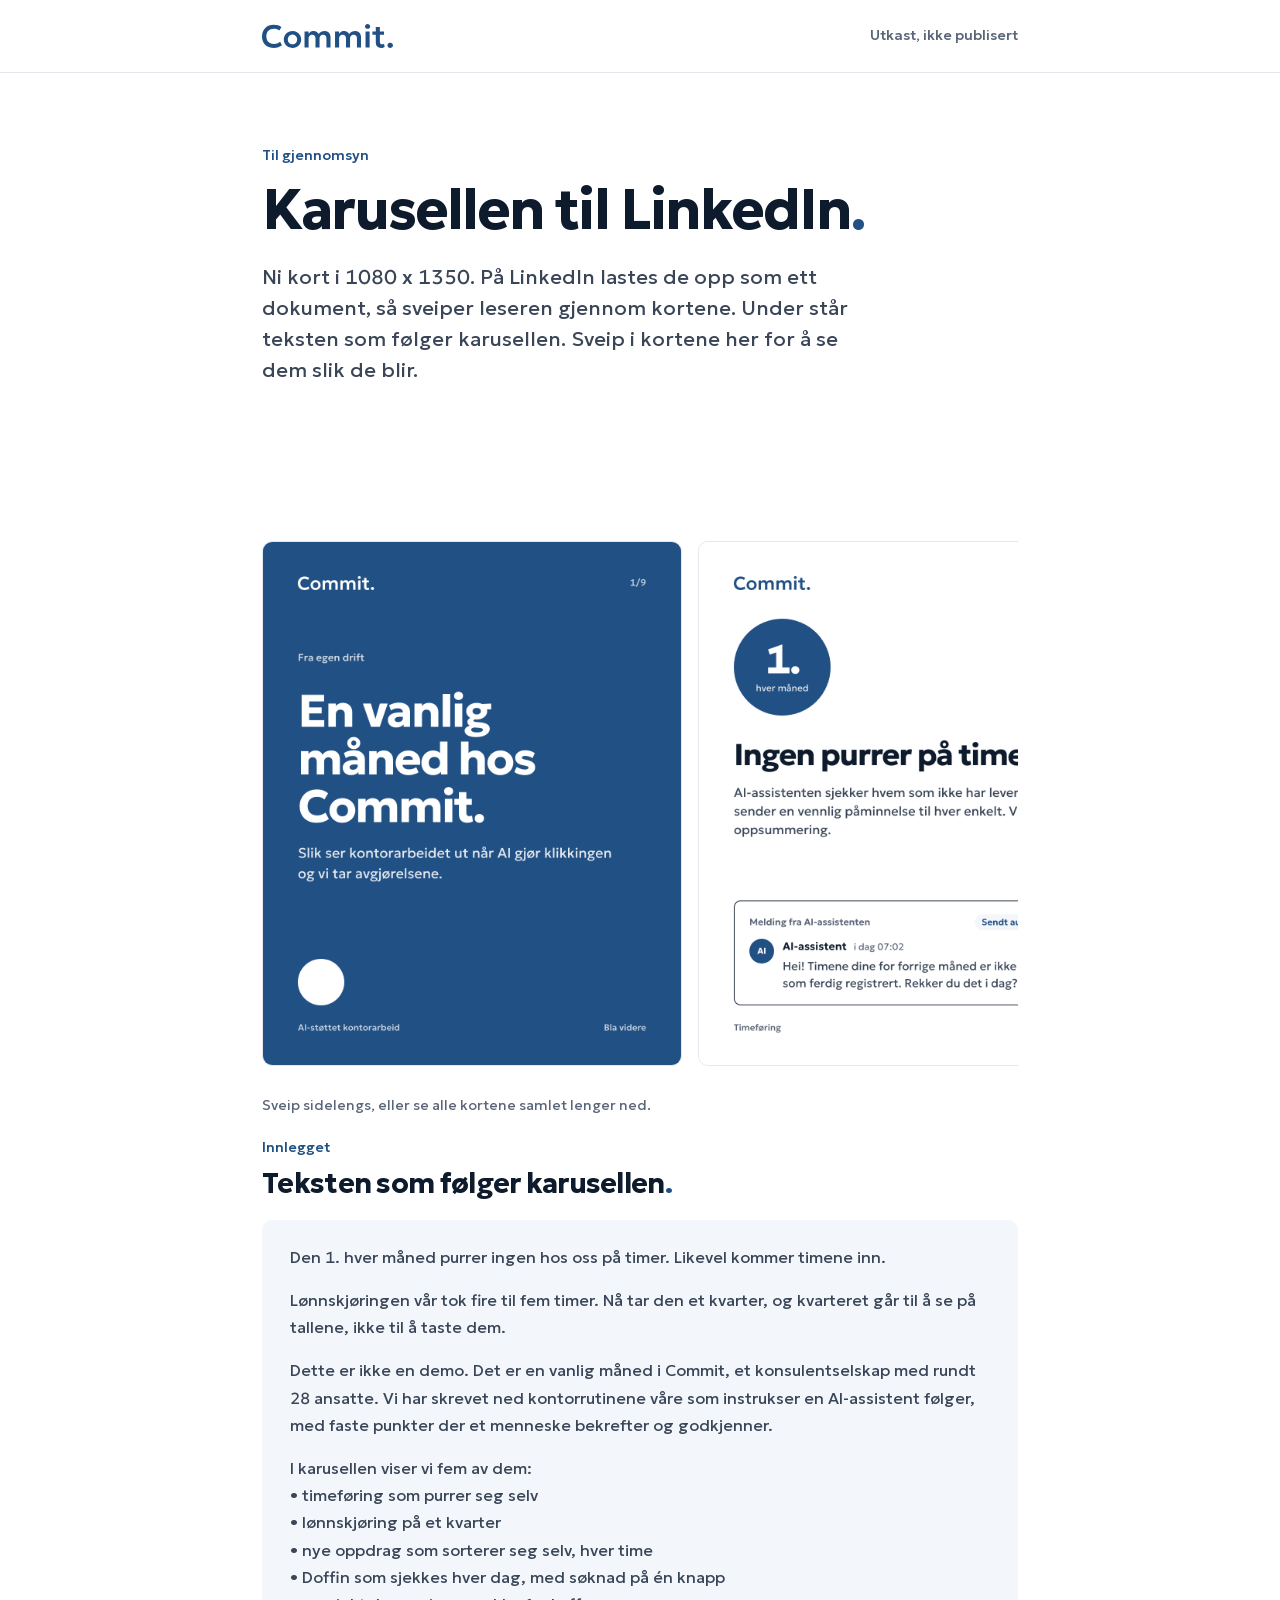
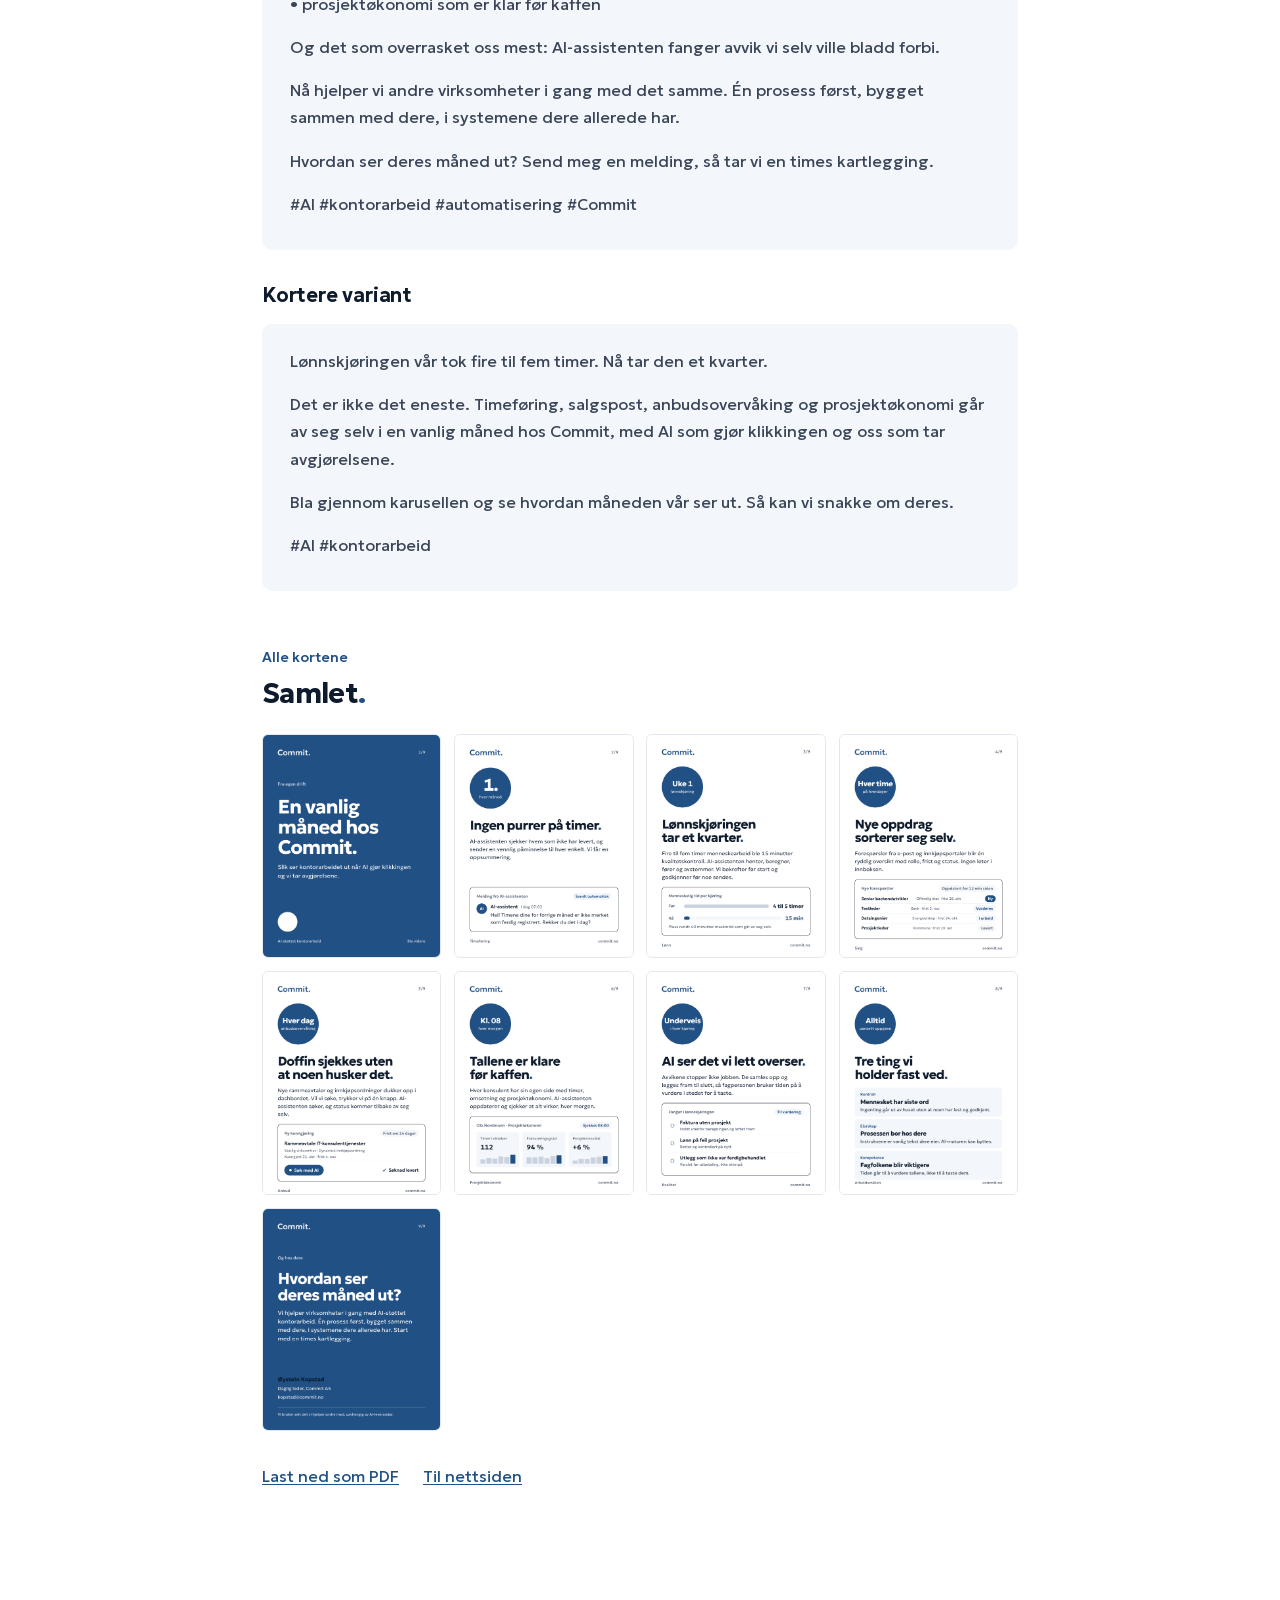
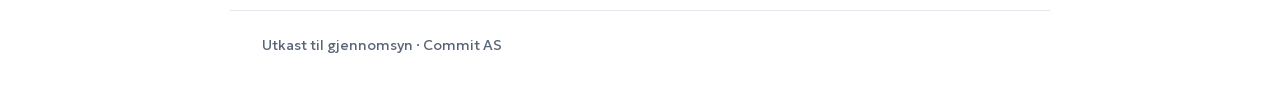
<file: kontorarbeid/karusell/index.html>
<!doctype html>
<html lang="nb">
<head>
<meta charset="utf-8" />
<meta name="viewport" content="width=device-width, initial-scale=1" />
<meta name="robots" content="noindex" />
<title>Karusell til LinkedIn</title>
<link rel="stylesheet" href="../commit-style.css" />
<style>
  .reel { display: flex; gap: 1rem; overflow-x: auto; scroll-snap-type: x mandatory; padding: 0.5rem 0 1.25rem; margin: 1.5rem 0 0.5rem; -webkit-overflow-scrolling: touch; }
  .reel img { flex: 0 0 auto; width: min(420px, 82vw); aspect-ratio: 1080 / 1350; scroll-snap-align: start; border-radius: var(--radius); border: 1px solid var(--line); display: block; }
  .reel-hint { font-size: var(--fs-sm); color: var(--ink-soft); }
  .grid { display: grid; grid-template-columns: repeat(4, minmax(0, 1fr)); gap: 0.8rem; margin: 1.5rem 0 2rem; }
  .grid img { width: 100%; display: block; border-radius: var(--radius-sm); border: 1px solid var(--line); }
  @media (max-width: 680px) { .grid { grid-template-columns: repeat(2, minmax(0, 1fr)); } }
  .post { background: var(--mist); border-radius: var(--radius); padding: 1.5rem 1.75rem 1rem; margin: 1rem 0 2rem; }
  .post p { margin-bottom: 1rem; }
  .links a { margin-right: 1.5rem; }
</style>
</head>
<body>
<header class="topnav">
  <div class="nav-wrap">
    <div class="logo-lockup"><a href="../"><img src="../assets/logos/commit_logo.svg" alt="Commit" class="logo-img" /></a></div>
    <div class="nav-meta">Utkast, ikke publisert</div>
  </div>
</header>

<section class="hero">
  <div class="eyebrow">Til gjennomsyn</div>
  <h1>Karusellen til LinkedIn<span class="dot">.</span></h1>
  <p class="hero-ingress">Ni kort i 1080 x 1350. På LinkedIn lastes de opp som ett dokument, så sveiper leseren gjennom kortene. Under står teksten som følger karusellen. Sveip i kortene her for å se dem slik de blir.</p>
</section>

<section class="content">
  <div class="reel"><img src="kort-01.png" alt="Kort 1 av 9" loading="lazy" /><img src="kort-02.png" alt="Kort 2 av 9" loading="lazy" /><img src="kort-03.png" alt="Kort 3 av 9" loading="lazy" /><img src="kort-04.png" alt="Kort 4 av 9" loading="lazy" /><img src="kort-05.png" alt="Kort 5 av 9" loading="lazy" /><img src="kort-06.png" alt="Kort 6 av 9" loading="lazy" /><img src="kort-07.png" alt="Kort 7 av 9" loading="lazy" /><img src="kort-08.png" alt="Kort 8 av 9" loading="lazy" /><img src="kort-09.png" alt="Kort 9 av 9" loading="lazy" /></div>
  <p class="reel-hint">Sveip sidelengs, eller se alle kortene samlet lenger ned.</p>

  <div class="section">
    <div class="section-kicker">Innlegget</div>
    <h2 class="section-title">Teksten som følger karusellen<span class="dot">.</span></h2>
    <div class="post">
<p>Den 1. hver måned purrer ingen hos oss på timer. Likevel kommer timene inn.</p>
<p>Lønnskjøringen vår tok fire til fem timer. Nå tar den et kvarter, og kvarteret går til å se på tallene, ikke til å taste dem.</p>
<p>Dette er ikke en demo. Det er en vanlig måned i Commit, et konsulentselskap med rundt 28 ansatte. Vi har skrevet ned kontorrutinene våre som instrukser en AI-assistent følger, med faste punkter der et menneske bekrefter og godkjenner.</p>
<p>I karusellen viser vi fem av dem:<br />• timeføring som purrer seg selv<br />• lønnskjøring på et kvarter<br />• nye oppdrag som sorterer seg selv, hver time<br />• Doffin som sjekkes hver dag, med søknad på én knapp<br />• prosjektøkonomi som er klar før kaffen</p>
<p>Og det som overrasket oss mest: AI-assistenten fanger avvik vi selv ville bladd forbi.</p>
<p>Nå hjelper vi andre virksomheter i gang med det samme. Én prosess først, bygget sammen med dere, i systemene dere allerede har.</p>
<p>Hvordan ser deres måned ut? Send meg en melding, så tar vi en times kartlegging.</p>
<p>#AI #kontorarbeid #automatisering #Commit</p>
    </div>
    <h3 class="subsection-title">Kortere variant</h3>
    <div class="post">
<p>Lønnskjøringen vår tok fire til fem timer. Nå tar den et kvarter.</p>
<p>Det er ikke det eneste. Timeføring, salgspost, anbudsovervåking og prosjektøkonomi går av seg selv i en vanlig måned hos Commit, med AI som gjør klikkingen og oss som tar avgjørelsene.</p>
<p>Bla gjennom karusellen og se hvordan måneden vår ser ut. Så kan vi snakke om deres.</p>
<p>#AI #kontorarbeid</p>
    </div>
  </div>

  <div class="section">
    <div class="section-kicker">Alle kortene</div>
    <h2 class="section-title">Samlet<span class="dot">.</span></h2>
    <div class="grid"><a href="kort-01.png"><img src="kort-01.png" alt="Kort 1 av 9" loading="lazy" /></a><a href="kort-02.png"><img src="kort-02.png" alt="Kort 2 av 9" loading="lazy" /></a><a href="kort-03.png"><img src="kort-03.png" alt="Kort 3 av 9" loading="lazy" /></a><a href="kort-04.png"><img src="kort-04.png" alt="Kort 4 av 9" loading="lazy" /></a><a href="kort-05.png"><img src="kort-05.png" alt="Kort 5 av 9" loading="lazy" /></a><a href="kort-06.png"><img src="kort-06.png" alt="Kort 6 av 9" loading="lazy" /></a><a href="kort-07.png"><img src="kort-07.png" alt="Kort 7 av 9" loading="lazy" /></a><a href="kort-08.png"><img src="kort-08.png" alt="Kort 8 av 9" loading="lazy" /></a><a href="kort-09.png"><img src="kort-09.png" alt="Kort 9 av 9" loading="lazy" /></a></div>
    <p class="links"><a href="../en-vanlig-maned-hos-commit.pdf">Last ned som PDF</a><a href="../">Til nettsiden</a></p>
  </div>
</section>

<footer><p>Utkast til gjennomsyn · Commit AS</p></footer>
</body>
</html>
</file>
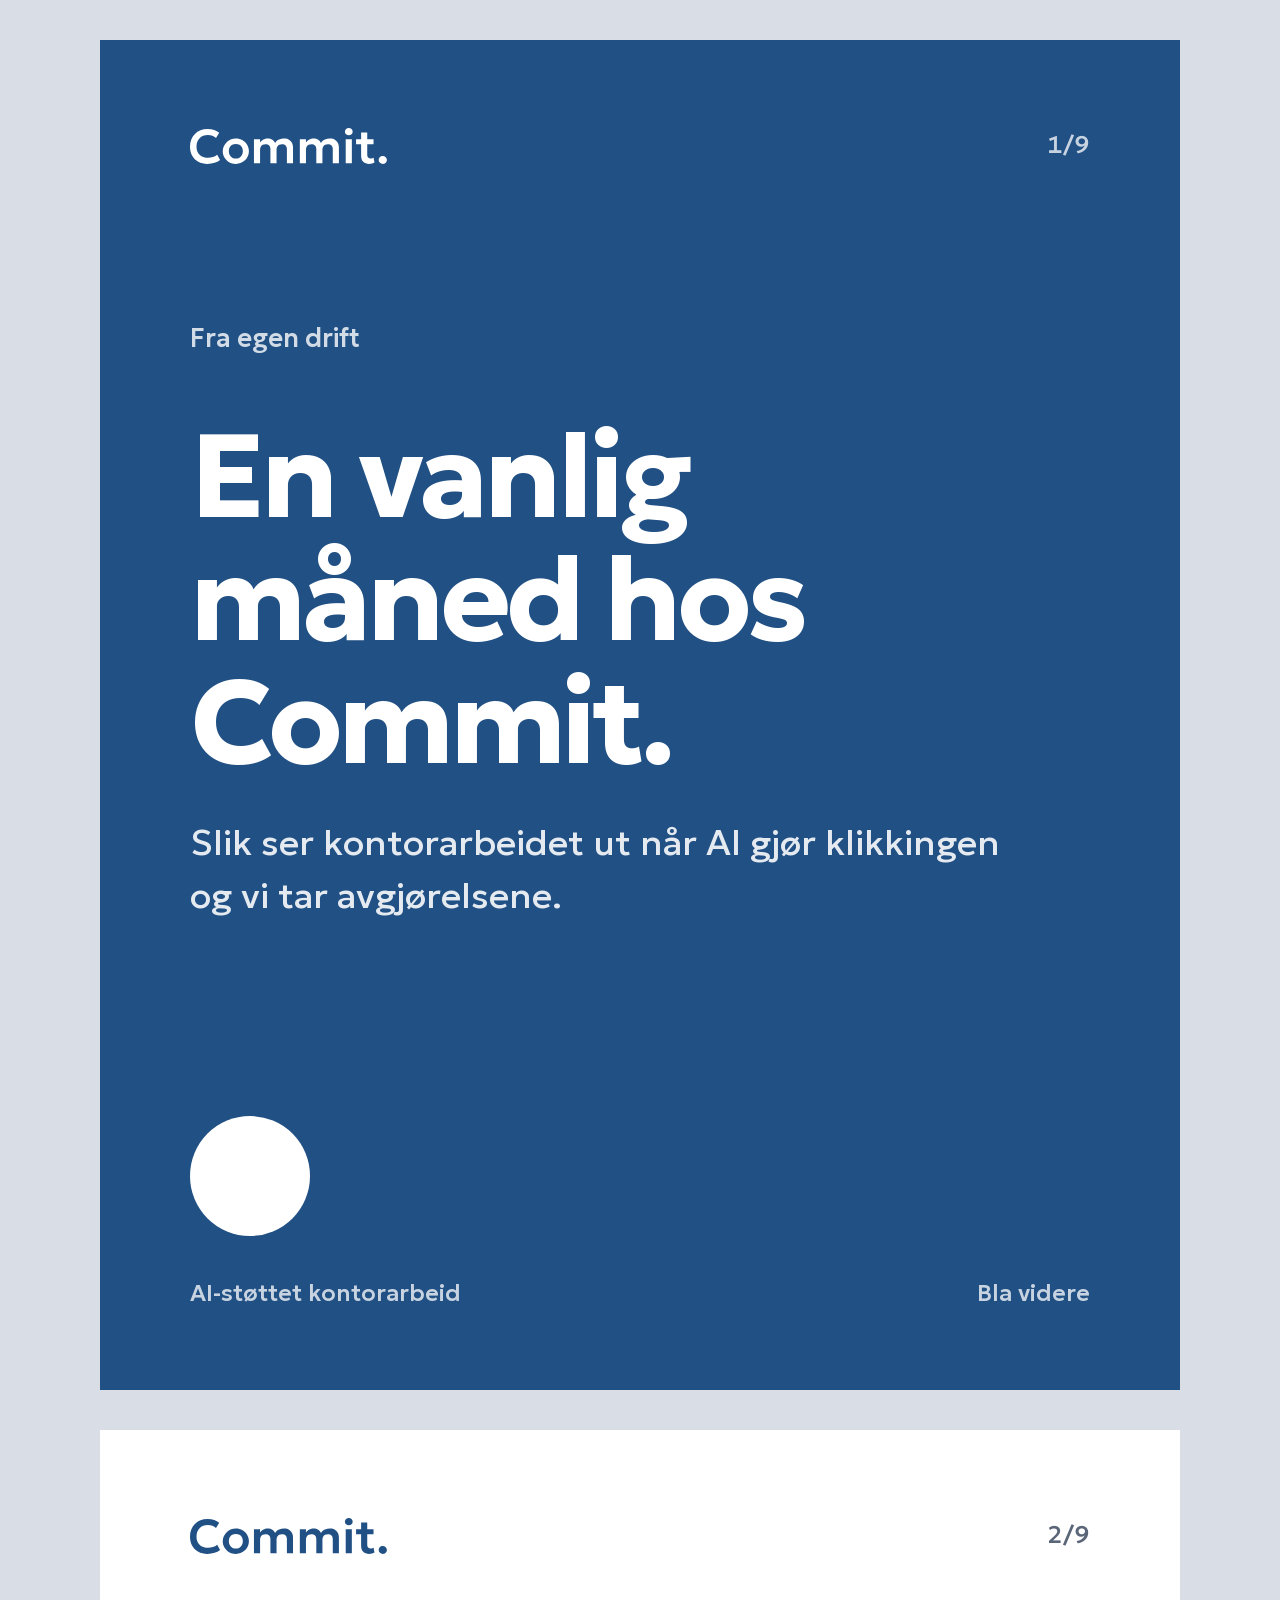
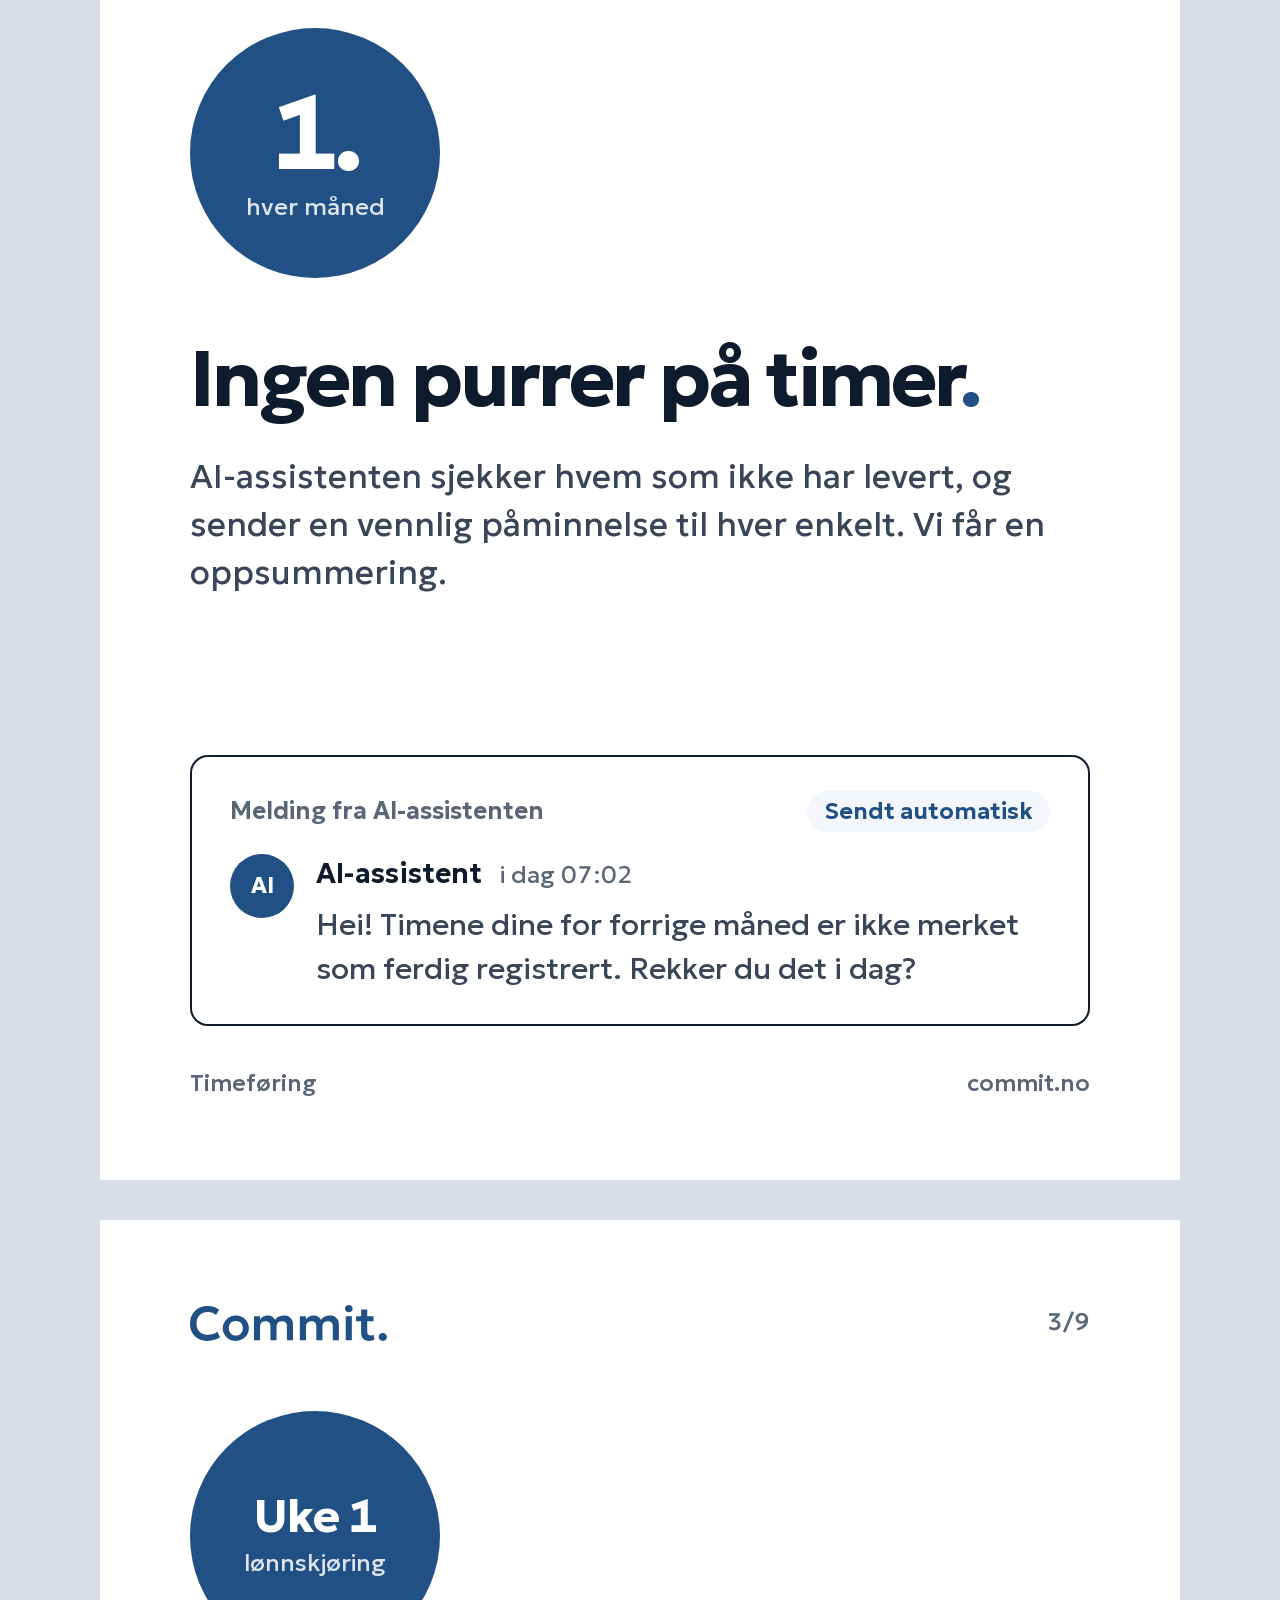
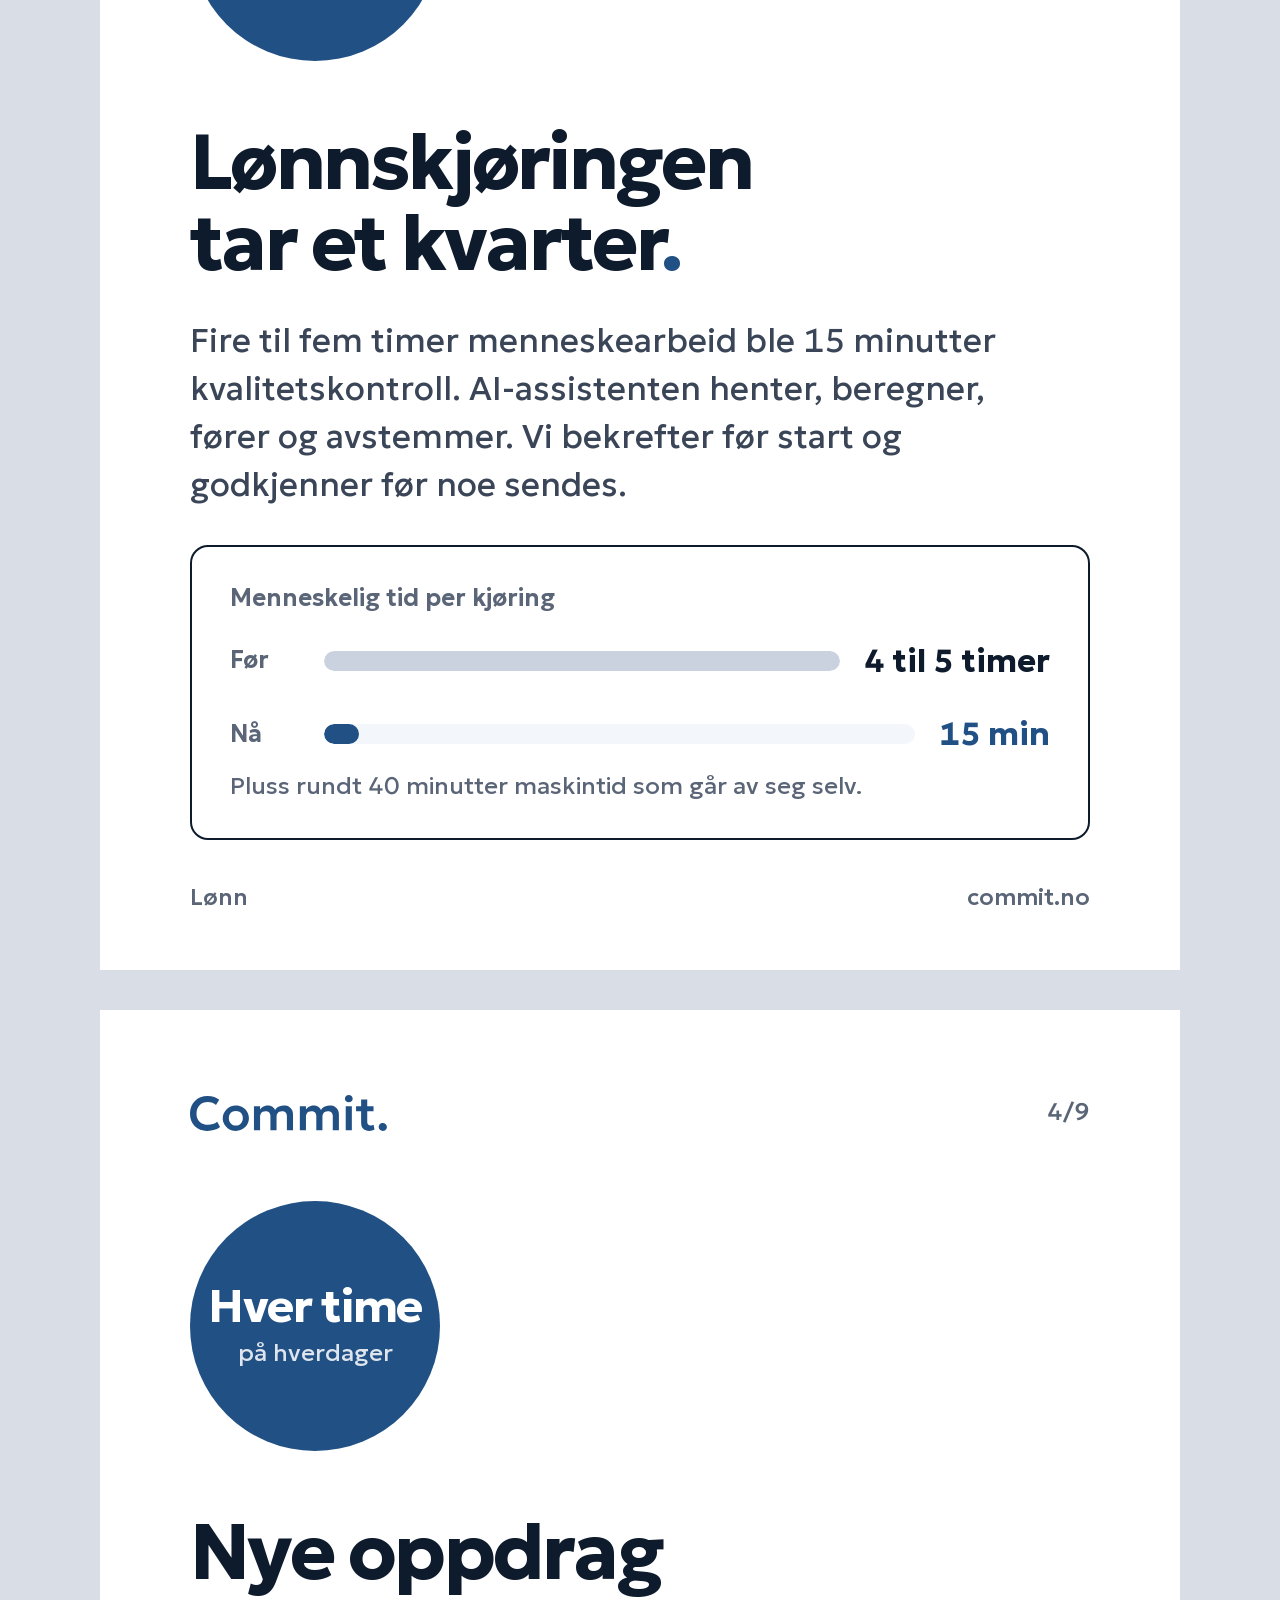
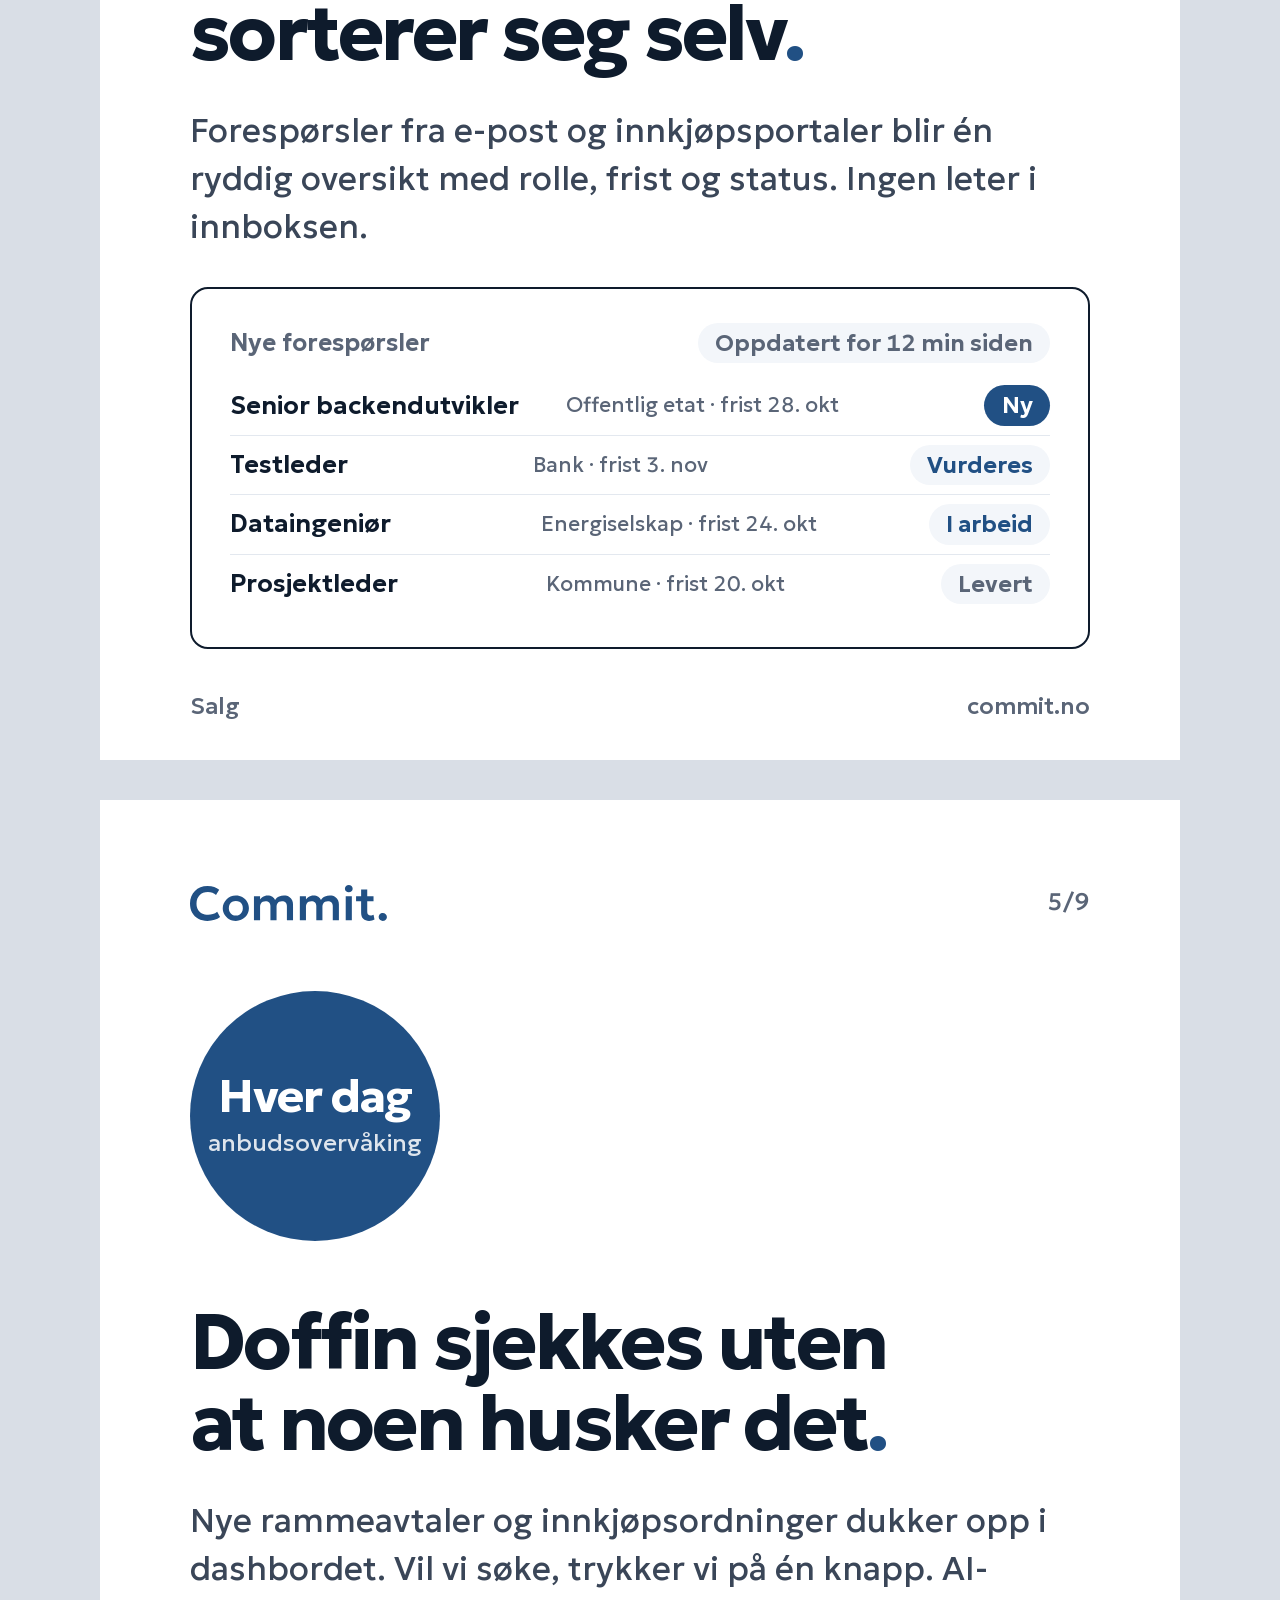
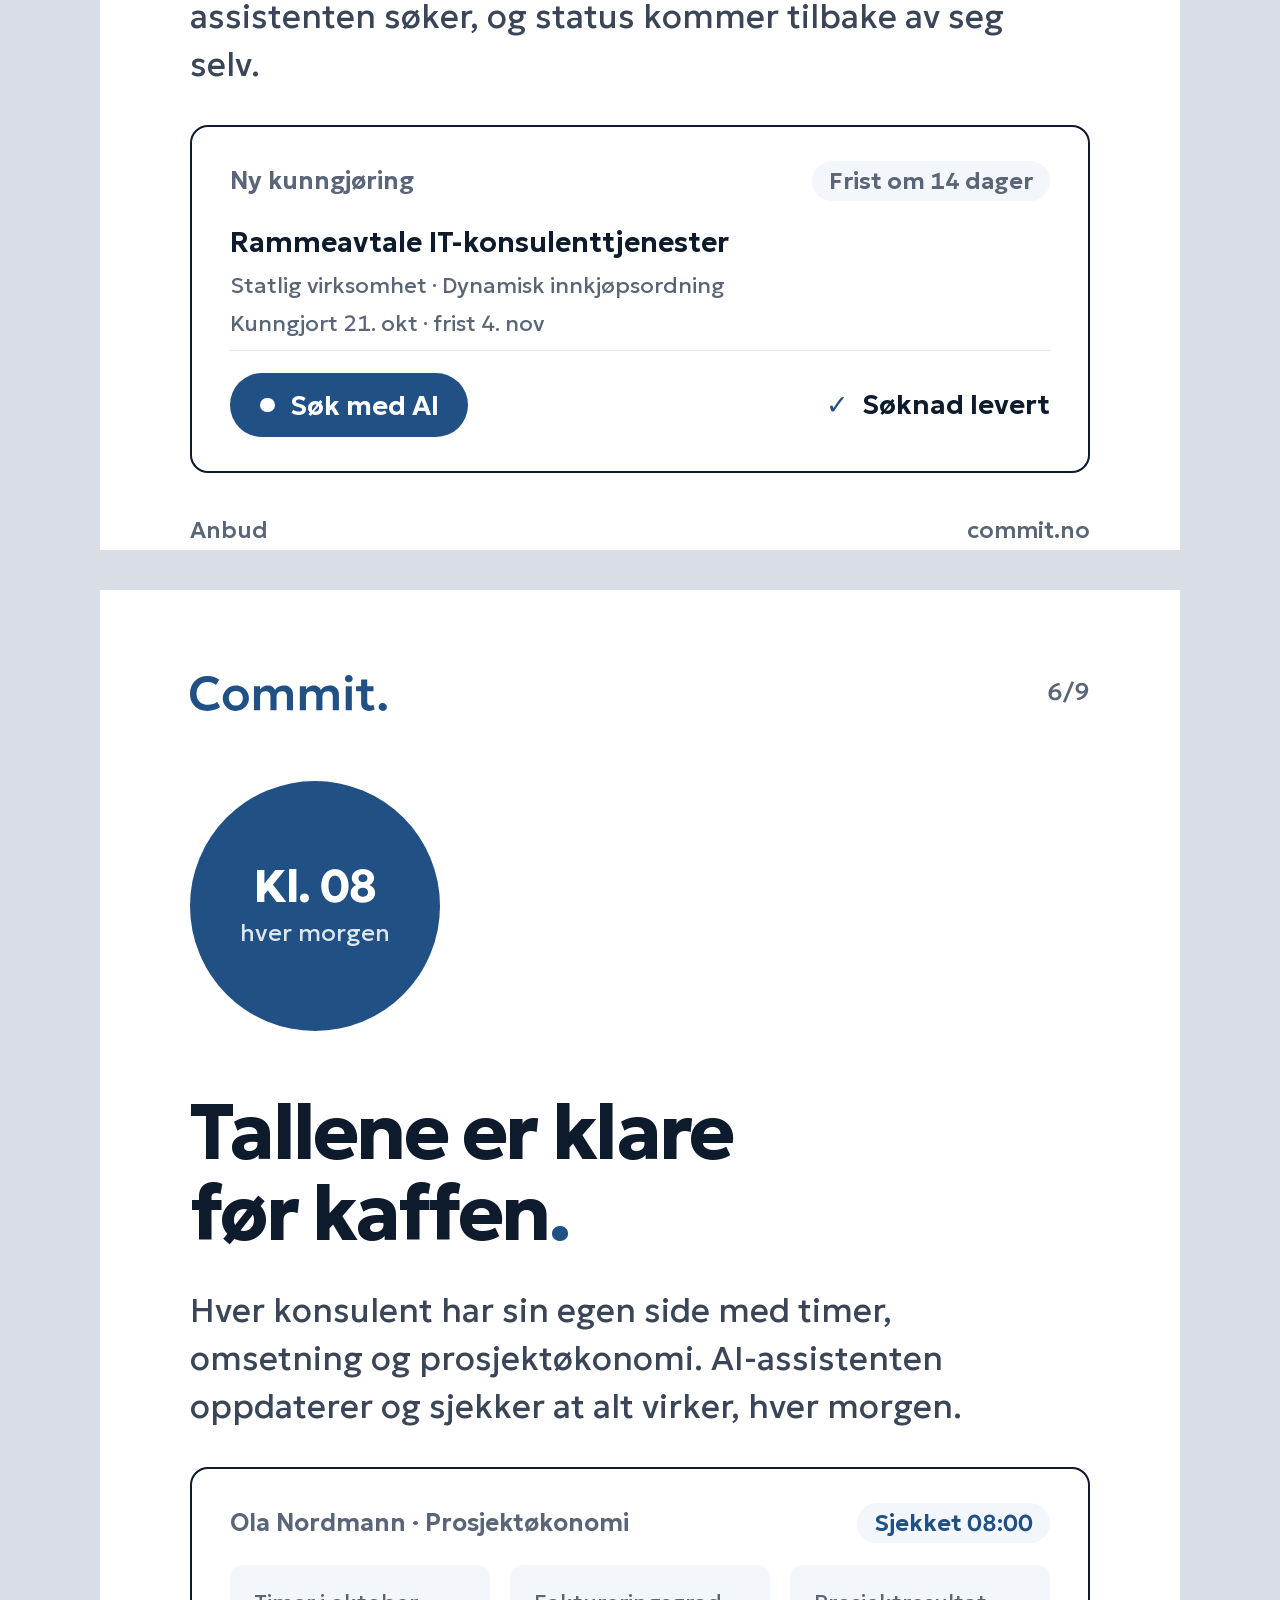
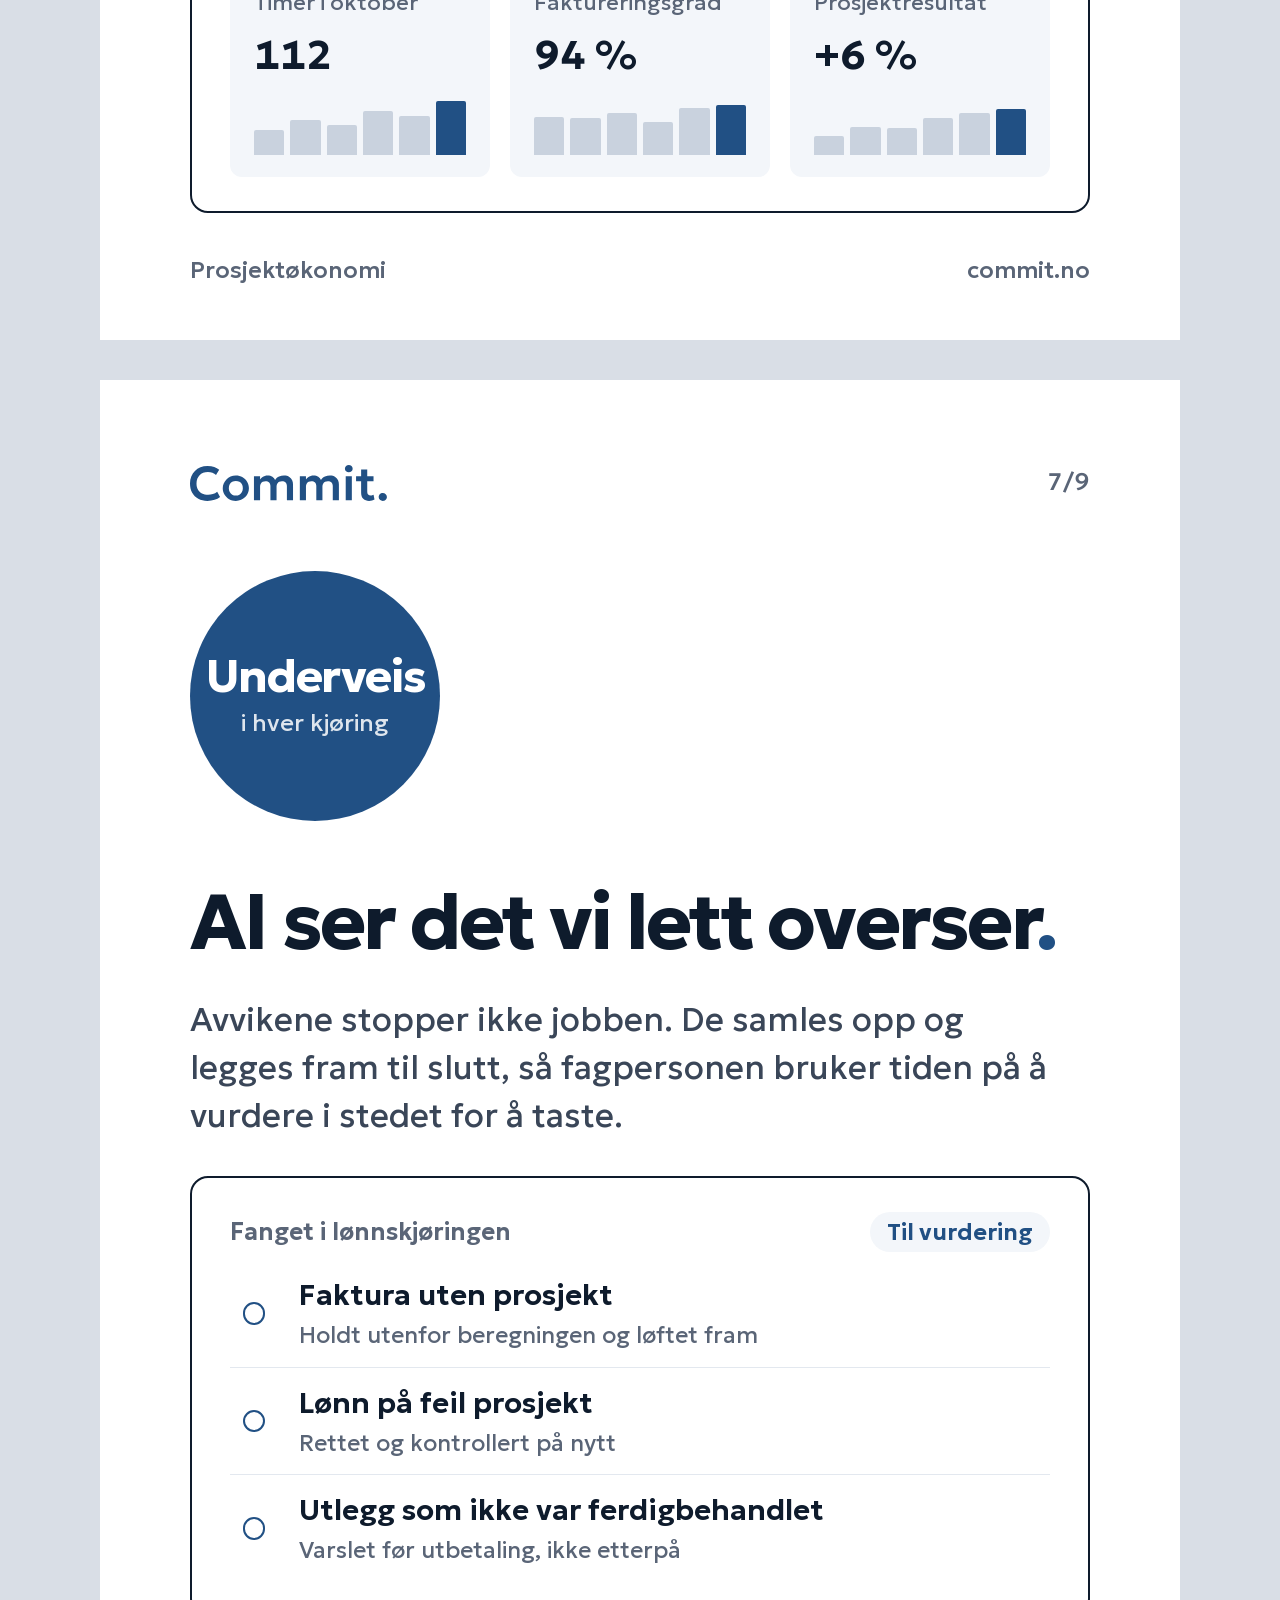
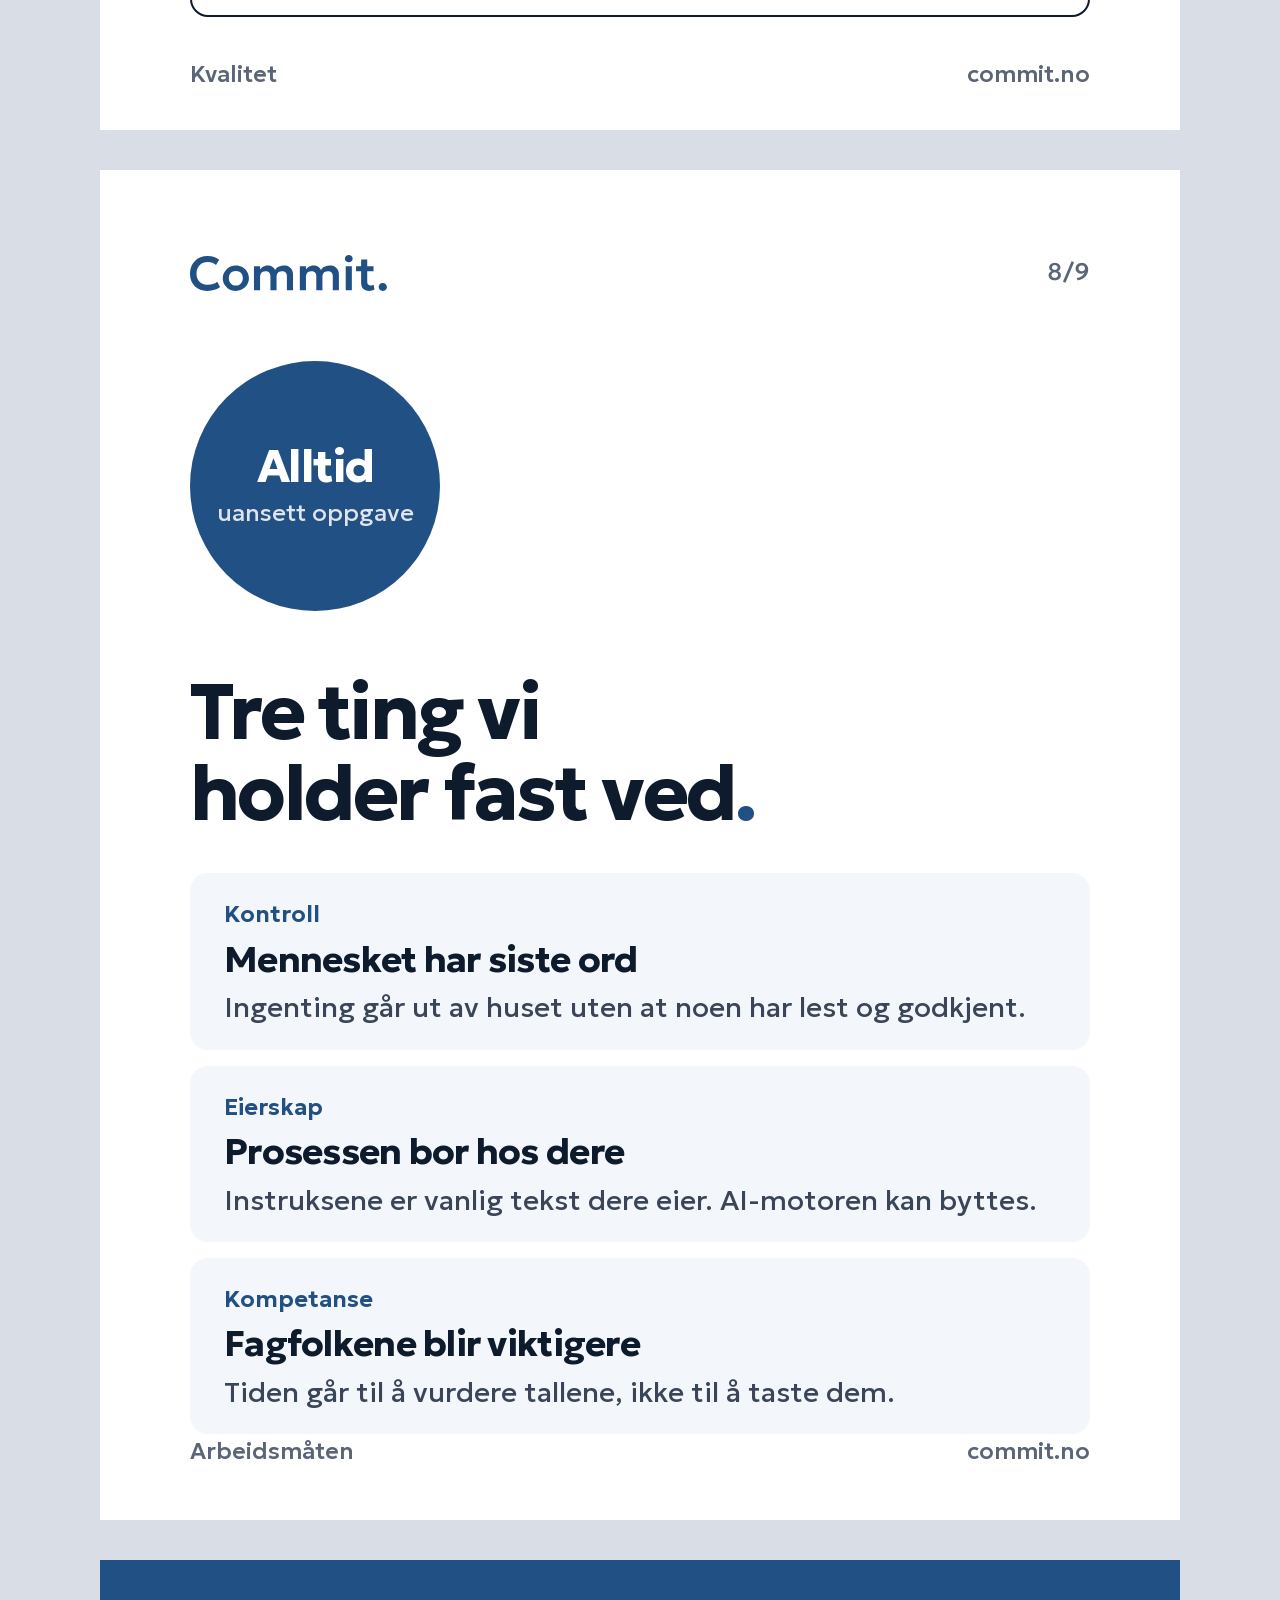
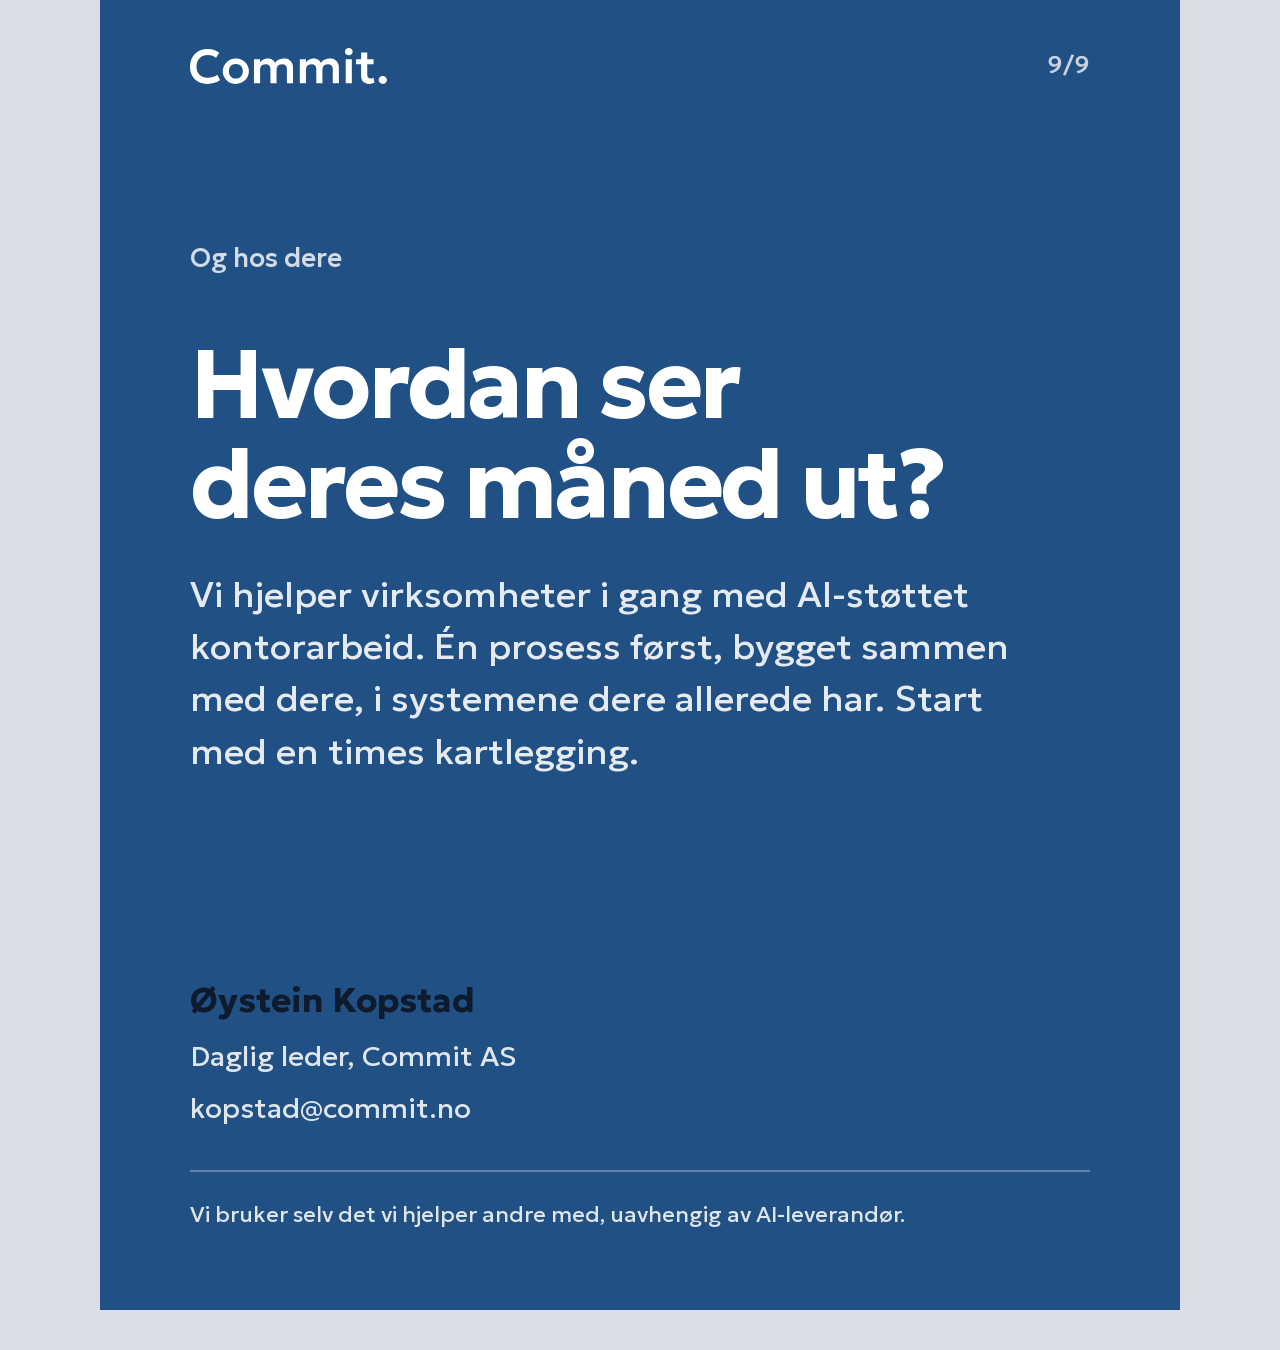
<file: kontorarbeid/karusell.html>
<!doctype html>
<html lang="nb">
<head>
<meta charset="utf-8" />
<meta name="viewport" content="width=device-width, initial-scale=1" />
<title>En vanlig måned hos Commit, karusell</title>
<link rel="stylesheet" href="commit-style.css" />
<link rel="stylesheet" href="glimt.css" />
<style>
  /* Karusellkort 1080 x 1350. Skalaen er 1 px = 1 px i bildet. */
  html { font-size: 30px; }           /* 1 rem = 30 px gir tokens riktig skala */
  body { background: #D9DEE6; padding: 40px; display: grid; gap: 40px; justify-content: center; }
  .slide {
    width: 1080px; height: 1350px;
    background: var(--white);
    position: relative; overflow: hidden;
    padding: 84px 90px 78px;
    display: flex; flex-direction: column;
  }
  .slide.is-blue { background: var(--blue); color: var(--white); }

  .top { display: flex; align-items: center; justify-content: space-between; height: 44px; }
  .top img { height: 36px; width: auto; display: block; }
  .top .count { font-size: 24px; font-weight: 500; color: var(--ink-soft); font-variant-numeric: tabular-nums; }
  .is-blue .top .count { color: rgba(255,255,255,0.75); }

  .marker { margin-top: 70px; }
  .marker .bigdot { --size: 250px; margin: 0; padding: 0 0 0 0; align-items: center; text-align: center; }
  .marker .bigdot-value { font-size: 104px; }
  .marker .bigdot-title { font-size: 46px; }
  .marker .bigdot-sub { font-size: 24px; margin-top: 6px; }

  .slide h1 {
    font-size: 78px; font-weight: 700; line-height: 1.04; letter-spacing: -0.035em;
    color: var(--ink); margin-top: 60px; text-wrap: balance; max-width: 880px;
  }
  .slide h1 .dot { color: var(--blue); }
  .slide p.lead { font-size: 33px; line-height: 1.45; color: var(--ink-mid); margin: 34px 0 0; max-width: 860px; }

  .glimt-wrap { margin-top: auto; padding-top: 36px; }
  .glimt { font-size: 30px; padding: 34px 38px; border-radius: 18px; }
  .glimt-head { font-size: 24px; margin-bottom: 22px; }
  .pill { font-size: 23px; }
  .bar { height: 18px; }
  .msg { grid-template-columns: 64px 1fr; gap: 22px; }
  .msg-avatar { width: 64px; height: 64px; font-size: 22px; }
  .msg-meta strong { font-size: 28px; } .msg-meta span { font-size: 24px; }
  .ba-row { grid-template-columns: 70px 1fr auto; gap: 24px; }
  .ba-label { font-size: 24px; } .ba-track { height: 20px; } .ba-value { font-size: 32px; } .ba-note { font-size: 24px; margin-top: 12px; }
  .row { padding: 9px 0; grid-template-columns: 1.1fr 1.4fr auto; }
  .row-main { font-size: 25px; } .row-meta { font-size: 21px; }
  .tender-title { font-size: 28px; } .tender-meta { font-size: 22px; }
  .tender { gap: 10px; } .tender-top { gap: 6px; } .tender-foot { padding-top: 16px; }
  .tile-label { font-size: 22px; } .tile-value { font-size: 40px; }
  .tiles { gap: 20px; } .tile { padding: 22px 24px; gap: 14px; border-radius: 12px; } .spark { height: 64px; gap: 6px; }
  .btn { font-size: 27px; } .status-ok { font-size: 27px; }
  .finding { font-size: 29px; padding: 14px 0; } .finding small { font-size: 23px; }
  .tender-foot { padding-top: 22px; }

  /* Prinsippkortet */
  .principles { display: grid; gap: 16px; margin-top: 40px; }
  #s8 .foot { margin-top: auto; }
  .principle { background: var(--mist); border-radius: 18px; padding: 24px 34px 22px; }
  .principle-label { font-size: 23px; font-weight: 600; color: var(--blue); margin-bottom: 6px; }
  .principle-title { font-size: 36px; font-weight: 700; color: var(--ink); letter-spacing: -0.02em; line-height: 1.15; margin-bottom: 8px; }
  .principle-body { font-size: 28px; line-height: 1.4; color: var(--ink-mid); }
  .foot { display: flex; justify-content: space-between; align-items: center; margin-top: 40px; font-size: 23px; color: var(--ink-soft); font-weight: 500; }
  .is-blue .foot { color: rgba(255,255,255,0.75); }

  /* Forside og bakside */
  .is-blue .eyebrow { color: rgba(255,255,255,0.8); font-size: 26px; margin-top: 150px; }
  .is-blue .eyebrow::after { background: rgba(255,255,255,0.3); }
  .is-blue h1 { color: var(--white); font-size: 118px; margin-top: 30px; }
  .is-blue h1 .dot { color: var(--white); }
  .is-blue p.lead { color: rgba(255,255,255,0.88); font-size: 36px; }
  .cover-dot { width: 120px; height: 120px; border-radius: 50%; background: var(--white); margin-top: auto; }
  .back h1 { font-size: 96px; margin-top: 30px; }
  .back .contact { margin-top: auto; display: grid; gap: 8px; font-size: 28px; }
  .back .contact strong { font-size: 34px; font-weight: 700; }
  .back .contact span { opacity: 0.85; }
  .back .partner-line { margin-top: 40px; padding-top: 26px; border-top: 2px solid rgba(255,255,255,0.35); font-size: 22px; opacity: 0.85; }
</style>
</head>
<body>

<!-- 1 Forside -->
<section class="slide is-blue" id="s1">
  <div class="top"><img src="assets/logos/commit_logo_white.svg" alt="Commit" /><span class="count">1/9</span></div>
  <div class="eyebrow">Fra egen drift</div>
  <h1>En vanlig måned hos Commit<span class="dot">.</span></h1>
  <p class="lead">Slik ser kontorarbeidet ut når AI gjør klikkingen og vi tar avgjørelsene.</p>
  <div class="cover-dot"></div>
  <div class="foot"><span>AI-støttet kontorarbeid</span><span>Bla videre</span></div>
</section>

<!-- 2 Timeføring -->
<section class="slide" id="s2">
  <div class="top"><img src="assets/logos/commit_logo.svg" alt="Commit" /><span class="count">2/9</span></div>
  <div class="marker"><div class="bigdot"><div class="bigdot-value">1.</div><div class="bigdot-sub">hver måned</div></div></div>
  <h1>Ingen purrer på timer<span class="dot">.</span></h1>
  <p class="lead">AI-assistenten sjekker hvem som ikke har levert, og sender en vennlig påminnelse til hver enkelt. Vi får en oppsummering.</p>
  <div class="glimt-wrap">
    <div class="glimt">
      <div class="glimt-head"><span>Melding fra AI-assistenten</span><span class="pill">Sendt automatisk</span></div>
      <div class="msg">
        <div class="msg-avatar">AI</div>
        <div>
          <div class="msg-meta"><strong>AI-assistent</strong><span>i dag 07:02</span></div>
          <div class="msg-text">Hei! Timene dine for forrige måned er ikke merket som ferdig registrert. Rekker du det i dag?</div>
        </div>
      </div>
    </div>
  </div>
  <div class="foot"><span>Timeføring</span><span>commit.no</span></div>
</section>

<!-- 3 Lønn -->
<section class="slide" id="s3">
  <div class="top"><img src="assets/logos/commit_logo.svg" alt="Commit" /><span class="count">3/9</span></div>
  <div class="marker"><div class="bigdot"><div class="bigdot-title">Uke 1</div><div class="bigdot-sub">lønnskjøring</div></div></div>
  <h1>Lønnskjøringen tar et kvarter<span class="dot">.</span></h1>
  <p class="lead">Fire til fem timer menneskearbeid ble 15 minutter kvalitetskontroll. AI-assistenten henter, beregner, fører og avstemmer. Vi bekrefter før start og godkjenner før noe sendes.</p>
  <div class="glimt-wrap">
    <div class="glimt">
      <div class="glimt-head"><span>Menneskelig tid per kjøring</span></div>
      <div class="beforeafter">
        <div class="ba-row"><span class="ba-label">Før</span><div class="ba-track"><div class="ba-fill" style="width:100%"></div></div><span class="ba-value">4 til 5 timer</span></div>
        <div class="ba-row"><span class="ba-label">Nå</span><div class="ba-track"><div class="ba-fill is-blue" style="width:6%"></div></div><span class="ba-value is-blue">15 min</span></div>
      </div>
      <div class="ba-note">Pluss rundt 40 minutter maskintid som går av seg selv.</div>
    </div>
  </div>
  <div class="foot"><span>Lønn</span><span>commit.no</span></div>
</section>

<!-- 4 Forespørsler -->
<section class="slide" id="s4">
  <div class="top"><img src="assets/logos/commit_logo.svg" alt="Commit" /><span class="count">4/9</span></div>
  <div class="marker"><div class="bigdot"><div class="bigdot-title">Hver time</div><div class="bigdot-sub">på hverdager</div></div></div>
  <h1>Nye oppdrag sorterer seg selv<span class="dot">.</span></h1>
  <p class="lead">Forespørsler fra e-post og innkjøpsportaler blir én ryddig oversikt med rolle, frist og status. Ingen leter i innboksen.</p>
  <div class="glimt-wrap">
    <div class="glimt">
      <div class="glimt-head"><span>Nye forespørsler</span><span class="pill is-soft">Oppdatert for 12 min siden</span></div>
      <div class="rows">
        <div class="row"><span class="row-main">Senior backendutvikler</span><span class="row-meta">Offentlig etat · frist 28. okt</span><span class="pill is-blue">Ny</span></div>
        <div class="row"><span class="row-main">Testleder</span><span class="row-meta">Bank · frist 3. nov</span><span class="pill">Vurderes</span></div>
        <div class="row"><span class="row-main">Dataingeniør</span><span class="row-meta">Energiselskap · frist 24. okt</span><span class="pill">I arbeid</span></div>
        <div class="row"><span class="row-main">Prosjektleder</span><span class="row-meta">Kommune · frist 20. okt</span><span class="pill is-soft">Levert</span></div>
      </div>
    </div>
  </div>
  <div class="foot"><span>Salg</span><span>commit.no</span></div>
</section>

<!-- 5 Doffin -->
<section class="slide" id="s5">
  <div class="top"><img src="assets/logos/commit_logo.svg" alt="Commit" /><span class="count">5/9</span></div>
  <div class="marker"><div class="bigdot"><div class="bigdot-title">Hver dag</div><div class="bigdot-sub">anbudsovervåking</div></div></div>
  <h1>Doffin sjekkes uten at noen husker det<span class="dot">.</span></h1>
  <p class="lead">Nye rammeavtaler og innkjøpsordninger dukker opp i dashbordet. Vil vi søke, trykker vi på én knapp. AI-assistenten søker, og status kommer tilbake av seg selv.</p>
  <div class="glimt-wrap">
    <div class="glimt">
      <div class="glimt-head"><span>Ny kunngjøring</span><span class="pill is-soft">Frist om 14 dager</span></div>
      <div class="tender">
        <div class="tender-top"><span class="tender-title">Rammeavtale IT-konsulenttjenester</span><span class="tender-meta">Statlig virksomhet · Dynamisk innkjøpsordning</span><span class="tender-meta">Kunngjort 21. okt · frist 4. nov</span></div>
        <div class="tender-foot"><span class="btn">Søk med AI</span><span class="status-ok">Søknad levert</span></div>
      </div>
    </div>
  </div>
  <div class="foot"><span>Anbud</span><span>commit.no</span></div>
</section>

<!-- 6 Prosjektinnsikt -->
<section class="slide" id="s6">
  <div class="top"><img src="assets/logos/commit_logo.svg" alt="Commit" /><span class="count">6/9</span></div>
  <div class="marker"><div class="bigdot"><div class="bigdot-title">Kl. 08</div><div class="bigdot-sub">hver morgen</div></div></div>
  <h1>Tallene er klare før kaffen<span class="dot">.</span></h1>
  <p class="lead">Hver konsulent har sin egen side med timer, omsetning og prosjektøkonomi. AI-assistenten oppdaterer og sjekker at alt virker, hver morgen.</p>
  <div class="glimt-wrap">
    <div class="glimt">
      <div class="glimt-head"><span>Ola Nordmann · Prosjektøkonomi</span><span class="pill">Sjekket 08:00</span></div>
      <div class="tiles">
        <div class="tile"><span class="tile-label">Timer i oktober</span><span class="tile-value">112</span><div class="spark"><i style="height:40%"></i><i style="height:55%"></i><i style="height:48%"></i><i style="height:70%"></i><i style="height:62%"></i><i class="is-blue" style="height:85%"></i></div></div>
        <div class="tile"><span class="tile-label">Faktureringsgrad</span><span class="tile-value">94 %</span><div class="spark"><i style="height:60%"></i><i style="height:58%"></i><i style="height:66%"></i><i style="height:52%"></i><i style="height:74%"></i><i class="is-blue" style="height:78%"></i></div></div>
        <div class="tile"><span class="tile-label">Prosjektresultat</span><span class="tile-value">+6 %</span><div class="spark"><i style="height:30%"></i><i style="height:45%"></i><i style="height:42%"></i><i style="height:58%"></i><i style="height:66%"></i><i class="is-blue" style="height:72%"></i></div></div>
      </div>
    </div>
  </div>
  <div class="foot"><span>Prosjektøkonomi</span><span>commit.no</span></div>
</section>

<!-- 7 Avvik -->
<section class="slide" id="s7">
  <div class="top"><img src="assets/logos/commit_logo.svg" alt="Commit" /><span class="count">7/9</span></div>
  <div class="marker"><div class="bigdot"><div class="bigdot-title">Underveis</div><div class="bigdot-sub">i hver kjøring</div></div></div>
  <h1>AI ser det vi lett overser<span class="dot">.</span></h1>
  <p class="lead">Avvikene stopper ikke jobben. De samles opp og legges fram til slutt, så fagpersonen bruker tiden på å vurdere i stedet for å taste.</p>
  <div class="glimt-wrap">
    <div class="glimt">
      <div class="glimt-head"><span>Fanget i lønnskjøringen</span><span class="pill">Til vurdering</span></div>
      <div class="findings">
        <div class="finding"><div>Faktura uten prosjekt<small>Holdt utenfor beregningen og løftet fram</small></div></div>
        <div class="finding"><div>Lønn på feil prosjekt<small>Rettet og kontrollert på nytt</small></div></div>
        <div class="finding"><div>Utlegg som ikke var ferdigbehandlet<small>Varslet før utbetaling, ikke etterpå</small></div></div>
      </div>
    </div>
  </div>
  <div class="foot"><span>Kvalitet</span><span>commit.no</span></div>
</section>

<!-- 8 Arbeidsmåten -->
<section class="slide" id="s8">
  <div class="top"><img src="assets/logos/commit_logo.svg" alt="Commit" /><span class="count">8/9</span></div>
  <div class="marker"><div class="bigdot"><div class="bigdot-title">Alltid</div><div class="bigdot-sub">uansett oppgave</div></div></div>
  <h1>Tre ting vi holder fast ved<span class="dot">.</span></h1>
  <div class="principles">
    <div class="principle"><div class="principle-label">Kontroll</div><div class="principle-title">Mennesket har siste ord</div><div class="principle-body">Ingenting går ut av huset uten at noen har lest og godkjent.</div></div>
    <div class="principle"><div class="principle-label">Eierskap</div><div class="principle-title">Prosessen bor hos dere</div><div class="principle-body">Instruksene er vanlig tekst dere eier. AI-motoren kan byttes.</div></div>
    <div class="principle"><div class="principle-label">Kompetanse</div><div class="principle-title">Fagfolkene blir viktigere</div><div class="principle-body">Tiden går til å vurdere tallene, ikke til å taste dem.</div></div>
  </div>
  <div class="foot"><span>Arbeidsmåten</span><span>commit.no</span></div>
</section>

<!-- 9 Bakside -->
<section class="slide is-blue back" id="s9">
  <div class="top"><img src="assets/logos/commit_logo_white.svg" alt="Commit" /><span class="count">9/9</span></div>
  <div class="eyebrow">Og hos dere</div>
  <h1>Hvordan ser deres måned ut?</h1>
  <p class="lead">Vi hjelper virksomheter i gang med AI-støttet kontorarbeid. Én prosess først, bygget sammen med dere, i systemene dere allerede har. Start med en times kartlegging.</p>
  <div class="contact">
    <strong>Øystein Kopstad</strong>
    <span>Daglig leder, Commit AS</span>
    <span>kopstad@commit.no</span>
  </div>
  <div class="partner-line">Vi bruker selv det vi hjelper andre med, uavhengig av AI-leverandør.</div>
</section>

</body>
</html>
</file>
<file: kontorarbeid/commit-style.css>
/* =========================================================
   COMMIT DESIGN SYSTEM — v2.0 «Punktum.»
   En felles stil for Commits dokumenter, websider og PDF-er.
   Bruk via:
   <link rel="stylesheet" href="../Designsystem Commit/commit-style.css" />

   Fontene (Geologica + JetBrains Mono) ligger lokalt i assets/fonts/ og
   lastes av denne fila. Du trenger IKKE lenger lenke til Google Fonts.

   Endringer i v2.0 (Punktum.):
   - Merkevaretro: offisiell Commit-blå #215084 og Geologica (erstatter
     #2B5C96 og Inter + Lora). Én font, hvit bakgrunn.
   - Signatur: det blå punktumet fra logoen. <span class="dot">.</span>
     etter H1/H2, blå prikk i lister og .bigdot for CTA/nøkkeltall.
   - Typeskala med 7 trinn (--fs-xs … --fs-2xl) i stedet for 27 størrelser.
   - Ingen sperrede versal-etiketter og ingen dekorativ kursiv.
   - Ett kort-primitiv (.card). defcard/track/scenario/example/hyp er
     beholdt som alias, så eksisterende dokumenter fortsatt rendrer.
   - Nye komponenter: .dot, .bigdot, .kpis, .cover, .cards.
   - Valgfri LOGG-MODUL (Commit-loggen): .logg-meta, .logg-ref,
     .logg-hash, .logg-cmd, .logg-graph, .diff og .logg-btn. Slår kun
     inn når markupen brukes — påvirker ikke resten av dokumentet.
   - Forrige versjon ligger i arkiv/v1.2/.
   ========================================================= */

/* ── FONTER (SIL Open Font License — se assets/fonts/) ──
   Første kilde er lokal (virker offline og i PDF når CSS-en lenkes inn).
   Andre kilde er Google Fonts og brukes automatisk når CSS-en er limt
   inn i en standalone-fil der assets/fonts/ ikke finnes ved siden av. */
@font-face {
  font-family: 'Geologica';
  font-style: normal;
  font-weight: 100 900;
  font-display: swap;
  src: url('assets/fonts/Geologica-latin-ext.woff2') format('woff2'),
       url('https://fonts.gstatic.com/s/geologica/v5/oY1l8evIr7j9P3TN9YwNAdyjzUyDKkKdAGOJh1UlCDUIhAIdhCZOn1fLsig7jfvCCPHZckUWHVlELWNN-8tr.woff2') format('woff2');
  unicode-range: U+0100-02BA, U+02BD-02C5, U+02C7-02CC, U+02CE-02D7, U+02DD-02FF, U+0304, U+0308, U+0329, U+1D00-1DBF, U+1E00-1E9F, U+1EF2-1EFF, U+2020, U+20A0-20AB, U+20AD-20C4, U+2113, U+2C60-2C7F, U+A720-A7FF;
}
@font-face {
  font-family: 'Geologica';
  font-style: normal;
  font-weight: 100 900;
  font-display: swap;
  src: url('assets/fonts/Geologica-latin.woff2') format('woff2'),
       url('https://fonts.gstatic.com/s/geologica/v5/oY1l8evIr7j9P3TN9YwNAdyjzUyDKkKdAGOJh1UlCDUIhAIdhCZOn1fLsig7jfvCCPHZckUWE1lELWNN-w.woff2') format('woff2');
  unicode-range: U+0000-00FF, U+0131, U+0152-0153, U+02BB-02BC, U+02C6, U+02DA, U+02DC, U+0304, U+0308, U+0329, U+2000-206F, U+20AC, U+2122, U+2191, U+2193, U+2212, U+2215, U+FEFF, U+FFFD;
}
/* JetBrains Mono brukes bare av logg-modulen. Nettleseren laster den først
   når en tekst faktisk bruker fonten, så den koster ingenting ellers. */
@font-face {
  font-family: 'JetBrains Mono';
  font-style: normal;
  font-weight: 100 800;
  font-display: swap;
  src: url('assets/fonts/JetBrainsMono-latin-ext.woff2') format('woff2'),
       url('https://fonts.gstatic.com/s/jetbrainsmono/v24/tDbV2o-flEEny0FZhsfKu5WU4xD1OwGtT0rU3BE.woff2') format('woff2');
  unicode-range: U+0100-02BA, U+02BD-02C5, U+02C7-02CC, U+02CE-02D7, U+02DD-02FF, U+0304, U+0308, U+0329, U+1D00-1DBF, U+1E00-1E9F, U+1EF2-1EFF, U+2020, U+20A0-20AB, U+20AD-20C4, U+2113, U+2C60-2C7F, U+A720-A7FF;
}
@font-face {
  font-family: 'JetBrains Mono';
  font-style: normal;
  font-weight: 100 800;
  font-display: swap;
  src: url('assets/fonts/JetBrainsMono-latin.woff2') format('woff2'),
       url('https://fonts.gstatic.com/s/jetbrainsmono/v24/tDbV2o-flEEny0FZhsfKu5WU4xD7OwGtT0rU.woff2') format('woff2');
  unicode-range: U+0000-00FF, U+0131, U+0152-0153, U+02BB-02BC, U+02C6, U+02DA, U+02DC, U+0304, U+0308, U+0329, U+2000-206F, U+20AC, U+2122, U+2191, U+2193, U+2212, U+2215, U+FEFF, U+FFFD;
}

*, *::before, *::after { box-sizing: border-box; margin: 0; padding: 0; }

:root {
  /* Farger */
  --blue:        #215084; /* Commit-blå (offisiell) */
  --blue-dark:   #183D66; /* hover */
  --blue-light:  #EAF0F7; /* lyse blåflater: ref-piller, markeringer */
  --mist:        #F3F6FA; /* kortflater */
  --ink:         #0E1B2C; /* overskrifter, sterk tekst, 2 px-linjer */
  --ink-mid:     #3A4658; /* brødtekst */
  --ink-soft:    #5A6577; /* etiketter, sekundærtekst (≈ 5,9:1 mot hvit) */
  --line:        #E3E8EF; /* tynne skillelinjer */
  --bg:          #FFFFFF;
  --white:       #FFFFFF;
  --warn-bg:     #FFF8E8;
  --warn-line:   #E2B54A;
  --warn-ink:    #6B5215;

  /* Typeskala — 7 trinn. Bruk disse, ikke egne størrelser. */
  --fs-xs:   0.75rem;  /* 12 px  etiketter, fotnoter */
  --fs-sm:   0.875rem; /* 14 px  sekundærtekst, kort i 2 kolonner */
  --fs-base: 1rem;     /* 16 px  brødtekst */
  --fs-md:   1.25rem;  /* 20 px  H3, korttitler, ingress */
  --fs-lg:   1.75rem;  /* 28 px  H2 */
  --fs-xl:   2.5rem;   /* 40 px  store tall, RSVP */
  --fs-2xl:  3.5rem;   /* 56 px  H1 */

  /* Layout */
  --container: 820px;
  --radius:    10px;
  --radius-sm: 6px;

  /* Fonter */
  --font-sans:  'Geologica', system-ui, -apple-system, 'Segoe UI', Roboto, 'Helvetica Neue', Arial, sans-serif;
  --font-mono:  'JetBrains Mono', ui-monospace, SFMono-Regular, Menlo, Consolas, monospace;
  --font-serif: var(--font-sans); /* Utgått i v2 — beholdt så gamle inline-stiler ikke faller til Times. */

  /* Logg-modul */
  --logg-hash:     #8A5D00;
  --logg-branch:   #6E9CD2;
  --diff-add-bg:   #DAFBE1;
  --diff-add-ink:  #116329;
  --diff-del-bg:   #FFEBE9;
  --diff-del-ink:  #82071E;
}

html { scroll-behavior: smooth; }
body {
  font-family: var(--font-sans);
  background: var(--bg);
  color: var(--ink);
  -webkit-font-smoothing: antialiased;
  line-height: 1.55;
  font-variant-numeric: tabular-nums;
}

/* ── BASIS-TYPOGRAFI ──
   Gjelder globalt fra body. Komponenter overstyrer der det trengs, derfor
   er spesifisiteten bevisst lav (body p). */
body p {
  font-size: var(--fs-base);
  line-height: 1.7;
  color: var(--ink-mid);
  margin-bottom: 1.2rem;
}
body strong { color: var(--ink); font-weight: 600; }
body em { font-style: italic; color: var(--ink); } /* Kursiv kun til faktisk betoning. */
code { font-family: var(--font-mono); font-size: 0.9em; }

/* ── PUNKTUMET ──
   Signaturen. Sett et blått punktum etter H1 og H2 som er påstander:
   <h1>Slik får vi mer gjort med AI<span class="dot">.</span></h1>
   Ikke etter spørsmål, og maks én .bigdot per side. */
.dot { color: var(--blue); }

/* ── BULLET-LISTE (blå prikk) ── */
.bullets {
  list-style: none;
  margin: 0 0 1.4rem 0;
  padding: 0;
}
.bullets > li {
  font-size: var(--fs-base);
  line-height: 1.65;
  color: var(--ink-mid);
  padding-left: 1.4rem;
  position: relative;
  margin-bottom: 0.55rem;
}
.bullets > li::before {
  content: "";
  position: absolute;
  left: 0;
  top: 0.62em;
  width: 7px;
  height: 7px;
  border-radius: 50%;
  background: var(--blue);
}

/* Lenker i brødtekst får understrek — farge alene er ikke nok signal.
   Gjelder bare lenker uten klasse, så knapper (.rsvp-btn, .logg-btn)
   beholder sin egen stil. :where() gir null spesifisitet, så komponenter
   som .bigdot a og .contact-detail a vinner. */
:where(.content, .cover) a:not([class]) {
  color: var(--blue);
  text-decoration: underline;
  text-decoration-thickness: 1px;
  text-underline-offset: 2px;
}
:where(.content, .cover) a:not([class]):hover { color: var(--blue-dark); }

/* På mørke og blå flater arver sterk tekst fargen fra flaten. */
.contact-card strong,
.bigdot strong,
.card.is-blue strong { color: inherit; }

/* ── FOKUS-RING (a11y) ── */
a:focus-visible,
button:focus-visible,
.rsvp-btn:focus-visible,
.logg-btn:focus-visible,
.contact-detail a:focus-visible,
[tabindex]:focus-visible {
  outline: 2px solid var(--blue);
  outline-offset: 2px;
  border-radius: 2px;
}

/* ── REDUCED MOTION (a11y) ── */
@media (prefers-reduced-motion: reduce) {
  html { scroll-behavior: auto; }
  *, *::before, *::after {
    transition: none !important;
    animation: none !important;
  }
}

/* ── NAV ── */
/* Toppstripe med logo og evt. meta-tekst. */
header.topnav {
  background: var(--bg);
  border-bottom: 1px solid var(--line);
}
.nav-wrap {
  max-width: var(--container);
  margin: 0 auto;
  padding: 0 2rem;
  height: 72px;
  display: flex;
  align-items: center;
  justify-content: space-between;
  gap: 1rem;
}
.logo-lockup {
  display: flex;
  align-items: center;
  gap: 1.1rem;
  color: var(--ink);
}
.logo-lockup .logo-img { height: 24px; width: auto; display: block; }
.logo-lockup .logo-secondary { height: 28px; width: auto; display: block; }
.logo-divider {
  width: 1px;
  height: 26px;
  background: var(--line);
  display: block;
}
.nav-meta {
  font-size: var(--fs-sm);
  font-weight: 500;
  color: var(--ink-soft);
}

/* ── HERO ── */
/* Inngangsblokk: eyebrow + H1 med punktum + ingress. */
.hero {
  max-width: var(--container);
  margin: 0 auto;
  padding: 4.5rem 2rem 3rem;
}
.eyebrow {
  font-size: var(--fs-sm);
  font-weight: 500;
  color: var(--blue);
  margin-bottom: 0.9rem;
}
.hero h1,
.cover h1 {
  font-size: var(--fs-2xl);
  font-weight: 700;
  line-height: 1.02;
  letter-spacing: -0.035em;
  color: var(--ink);
  margin-bottom: 1.5rem;
  text-wrap: balance;
}
/* Bakoverkompatibilitet: v1-dokumenter har <span class="italic"> i H1.
   I v2 blir aksenten blå, ikke kursiv. Nye dokumenter bruker .dot. */
.hero h1 .italic,
.cover h1 .italic { color: var(--blue); font-style: normal; }
.hero-subtitle {
  font-size: var(--fs-md);
  font-weight: 500;
  color: var(--ink-mid);
  line-height: 1.4;
  margin-bottom: 1.2rem;
  max-width: 640px;
}
.hero-ingress {
  font-size: var(--fs-md);
  line-height: 1.55;
  color: var(--ink-mid);
  max-width: 600px;
}
body .hero-ingress { font-size: var(--fs-md); line-height: 1.55; } /* vinner over body p */

/* ── COVER (forside) ── */
/* Egen forside med logo øverst, stor tittel og en .bigdot nederst til
   høyre. Gir sideskift etter seg i PDF. */
.cover {
  max-width: var(--container);
  margin: 0 auto;
  padding: 3rem 2rem;
  min-height: 100vh;
  display: flex;
  flex-direction: column;
}
.cover-top {
  display: flex;
  justify-content: space-between;
  align-items: center;
}
.cover-top img { height: 26px; width: auto; display: block; }
.cover-top span { font-size: var(--fs-sm); font-weight: 500; color: var(--ink-soft); }
.cover-body { margin-top: 18vh; }
.cover h1 { font-size: 4rem; }
.cover-foot {
  margin-top: auto;
  display: flex;
  justify-content: space-between;
  align-items: flex-end;
  gap: 2rem;
  padding-top: 3rem;
}
.cover-meta { display: grid; gap: 0.2rem; font-size: var(--fs-sm); color: var(--ink-soft); }
.cover-meta strong { font-size: var(--fs-base); }

/* ── FACT BAR (3 nøkkelfakta) ── */
/* Hvert faktum har en 2 px blekklinje over seg — samme regel som åpner
   agenda, datatabell og ratelist. */
.facts {
  max-width: var(--container);
  margin: 0 auto;
  padding: 0 2rem 1rem;
  display: grid;
  grid-template-columns: repeat(3, minmax(0, 1fr));
  gap: 1.5rem;
}
.facts > * {
  border-top: 2px solid var(--ink);
  padding-top: 0.75rem;
}
.fact-label {
  font-size: var(--fs-sm);
  font-weight: 500;
  color: var(--ink-soft);
  margin-bottom: 0.2rem;
}
.fact-value {
  font-size: var(--fs-md);
  font-weight: 600;
  color: var(--ink);
  line-height: 1.25;
  letter-spacing: -0.01em;
}
.fact-sub {
  font-size: var(--fs-sm);
  color: var(--ink-soft);
  margin-top: 0.2rem;
}

/* ── KPI-RAD (store tall) ── */
/* 2–4 nøkkeltall i blått. Bruk i rapporter, case og tilbud. */
.kpis {
  display: grid;
  grid-template-columns: repeat(auto-fit, minmax(150px, 1fr));
  gap: 1.5rem;
  margin: 1.5rem 0 2rem;
}
.kpi {
  border-top: 2px solid var(--ink);
  padding-top: 0.75rem;
}
.kpi-value {
  font-size: var(--fs-xl);
  font-weight: 700;
  letter-spacing: -0.035em;
  line-height: 1.05;
  color: var(--blue);
}
.kpi-label {
  font-size: var(--fs-sm);
  color: var(--ink-soft);
  margin-top: 0.35rem;
  line-height: 1.45;
}

/* ── CONTENT BLOCK ── */
.content {
  max-width: var(--container);
  margin: 0 auto;
  padding: 3.5rem 2rem 2rem;
}
.section {
  margin-bottom: 3.5rem;
}
.section + .section { margin-top: 3.5rem; }
.section-kicker {
  font-size: var(--fs-sm);
  font-weight: 500;
  color: var(--blue);
  margin-bottom: 0.5rem;
  display: flex;
  align-items: baseline;
  gap: 0.6rem;
}
.section-num {
  font-weight: 700;
  color: var(--blue);
}
.section-title {
  font-size: var(--fs-lg);
  font-weight: 700;
  color: var(--ink);
  margin-bottom: 1.2rem;
  letter-spacing: -0.025em;
  line-height: 1.2;
  text-wrap: balance;
}
.subsection-title {
  font-size: var(--fs-md);
  font-weight: 600;
  color: var(--ink);
  margin: 2rem 0 0.75rem;
  letter-spacing: -0.01em;
  line-height: 1.3;
}

/* Inline-stat: «honoraret på <span class="stat">12 000 kr</span>». */
.stat,
.stat-inline {
  font-weight: 700;
  color: var(--blue);
  white-space: nowrap;
}

/* ── PULL QUOTE ── */
/* Sitat, sentral påstand eller forskningsspørsmål. */
.pullquote {
  margin: 2rem 0;
  padding: 0.2rem 0 0.2rem 1.5rem;
  border-left: 3px solid var(--blue);
  font-size: var(--fs-md);
  font-weight: 500;
  line-height: 1.45;
  color: var(--ink);
  letter-spacing: -0.01em;
}

/* ── CALLOUT (advarsel/merknad — varm gul) ──
   Sparsomt: én eller to per dokument. */
.callout {
  background: var(--warn-bg);
  border-left: 3px solid var(--warn-line);
  border-radius: 0 var(--radius-sm) var(--radius-sm) 0;
  padding: 1.1rem 1.4rem;
  margin: 1.5rem 0 1.8rem;
}
.callout-label {
  font-size: var(--fs-sm);
  font-weight: 600;
  color: var(--warn-ink);
  margin-bottom: 0.3rem;
}
.callout p {
  font-size: var(--fs-sm);
  line-height: 1.6;
  color: var(--ink-mid);
  margin-bottom: 0;
}
.callout p + p { margin-top: 0.6rem; }
.callout strong { color: var(--ink); }

/* ── RATELIST (etikett + verdi, f.eks. satser/priser) ── */
.ratelist {
  margin: 1.2rem 0 2rem;
  border-top: 2px solid var(--ink);
}
.rate-row {
  display: grid;
  grid-template-columns: 1fr auto;
  gap: 1.5rem;
  padding: 0.9rem 0;
  border-bottom: 1px solid var(--line);
  align-items: baseline;
}
.rate-label {
  font-size: var(--fs-base);
  color: var(--ink);
}
.rate-label-sub {
  font-size: var(--fs-sm);
  color: var(--ink-soft);
  margin-top: 0.1rem;
}
.rate-value {
  font-weight: 700;
  color: var(--blue);
  font-size: var(--fs-md);
  white-space: nowrap;
}

/* ── KORT (ett primitiv) ──
   .card er det nye standardkortet. .cards gir grid (1 kolonne default,
   .is-2 / .is-3 for flere). v1-klassene defcard, track, scenario,
   example og hyp er alias og ser likt ut. */
.cards,
.scenarios,
.hypotheses {
  display: grid;
  grid-template-columns: 1fr;
  gap: 1rem;
  margin: 1.5rem 0 2rem;
}
.cards.is-2,
.deftable,
.tracks,
.examples {
  display: grid;
  grid-template-columns: repeat(2, minmax(0, 1fr));
  gap: 1rem;
  margin: 1.5rem 0 2rem;
}
.cards.is-3 { grid-template-columns: repeat(3, minmax(0, 1fr)); }

.card,
.defcard,
.track,
.scenario,
.example,
.hyp {
  background: var(--mist);
  border-radius: var(--radius);
  padding: 1.4rem 1.5rem 1.35rem;
}
.card.is-blue {
  background: var(--blue);
  color: var(--white);
}
.card.is-blue .card-label,
.card.is-blue .card-title,
.card.is-blue .card-body { color: var(--white); }
.card.is-blue .card-body { opacity: 0.88; }

.card-label,
.defcard-label,
.track-label,
.scenario-label,
.example-label {
  font-size: var(--fs-xs);
  font-weight: 600;
  color: var(--blue);
  margin-bottom: 0.4rem;
}
.card-title,
.defcard-title,
.track-title,
.scenario-title,
.example-title {
  font-size: var(--fs-md);
  font-weight: 700;
  color: var(--ink);
  margin-bottom: 0.5rem;
  line-height: 1.25;
  letter-spacing: -0.015em;
}
.card-body,
.scenario-body {
  font-size: var(--fs-base);
  line-height: 1.6;
  color: var(--ink-mid);
}
.defcard-body,
.track-desc,
.example-setup {
  font-size: var(--fs-sm);
  line-height: 1.6;
  color: var(--ink-mid);
}
.card-body p, .scenario-body p { font-size: inherit; margin-bottom: 0.6rem; }
.defcard-body strong, .card-body strong { color: var(--ink); }

/* Track: leder-linje nederst */
.track-desc { margin-bottom: 1rem; }
.track-lead {
  font-size: var(--fs-sm);
  color: var(--ink-mid);
  border-top: 1px solid var(--line);
  padding-top: 0.75rem;
}
.track-lead-label {
  font-size: var(--fs-xs);
  font-weight: 600;
  color: var(--ink-soft);
  margin-bottom: 0.1rem;
}

/* Hyp: stor blå etikett til venstre (H1, H2 …) */
.hyp {
  display: grid;
  grid-template-columns: 3.25rem 1fr;
  gap: 1rem;
  align-items: start;
}
.hyp-label {
  font-weight: 700;
  font-size: var(--fs-lg);
  color: var(--blue);
  line-height: 1;
  letter-spacing: -0.03em;
}
.hyp-body {
  font-size: var(--fs-base);
  line-height: 1.6;
  color: var(--ink-mid);
}

/* Example: talleksempel med summlinje */
.example { display: flex; flex-direction: column; }
.example-setup { margin-bottom: 0.9rem; }
.example-lines {
  font-size: var(--fs-sm);
  line-height: 1.55;
  color: var(--ink-mid);
  margin-bottom: 0.9rem;
}
.example-line {
  display: flex;
  justify-content: space-between;
  gap: 0.6rem;
  padding: 0.3rem 0;
  border-bottom: 1px solid var(--line);
}
.example-line:last-child { border-bottom: none; }
.example-line-text { color: var(--ink-mid); }
.example-line-amount { color: var(--ink); white-space: nowrap; }
.example-total {
  margin-top: auto;
  padding-top: 0.75rem;
  border-top: 2px solid var(--ink);
  display: flex;
  justify-content: space-between;
  align-items: baseline;
  gap: 0.6rem;
}
.example-total-label {
  font-size: var(--fs-sm);
  font-weight: 600;
  color: var(--ink-soft);
}
.example-total-amount {
  font-weight: 700;
  color: var(--blue);
  font-size: var(--fs-md);
  white-space: nowrap;
}

/* ── DATATABLE (3 kolonner) ── */
.datatable {
  margin: 1.5rem 0 1.8rem;
  width: 100%;
}
.datatable-row {
  display: grid;
  grid-template-columns: 1.4fr 1.2fr 2fr;
  gap: 1.2rem;
  padding: 0.9rem 0;
  border-bottom: 1px solid var(--line);
  align-items: start;
}
.datatable-row.is-head {
  padding: 0.6rem 0;
  border-top: 2px solid var(--ink);
  border-bottom: 1px solid var(--ink);
}
.datatable-row.is-head > div {
  font-size: var(--fs-xs);
  font-weight: 600;
  color: var(--ink-soft);
}
.dt-primary {
  font-weight: 600;
  color: var(--ink);
  font-size: var(--fs-sm);
  line-height: 1.45;
}
.dt-secondary {
  font-size: var(--fs-sm);
  color: var(--ink-soft);
  line-height: 1.5;
}
.dt-tertiary {
  font-size: var(--fs-sm);
  color: var(--ink-mid);
  line-height: 1.55;
}
.datatable.is-2col .datatable-row { grid-template-columns: 1fr 1.2fr 1.6fr; }

/* ── AGENDA (tidslinje) ── */
.agenda {
  margin-top: 1.5rem;
  border-top: 2px solid var(--ink);
}
.agenda-row {
  display: grid;
  grid-template-columns: 5rem 1fr;
  gap: 1rem;
  padding: 0.85rem 0;
  border-bottom: 1px solid var(--line);
  align-items: baseline;
}
.agenda-time {
  font-size: var(--fs-base);
  font-weight: 600;
  color: var(--blue);
}
.agenda-body {
  font-size: var(--fs-base);
  font-weight: 500;
  color: var(--ink);
}
.agenda-body strong { font-weight: 600; color: var(--ink); }
.agenda-body-sub {
  font-size: var(--fs-sm);
  font-weight: 400;
  color: var(--ink-soft);
  margin-top: 0.1rem;
}

/* ── PRESENTERS ── */
.presenters {
  display: flex;
  gap: 2rem;
  margin-top: 1.5rem;
  flex-wrap: wrap;
}
.presenter {
  display: flex;
  gap: 0.75rem;
  align-items: center;
}
.presenter img {
  width: 48px;
  height: 48px;
  border-radius: 50%;
  object-fit: cover;
  object-position: center top;
}
.presenter-initials {
  width: 48px;
  height: 48px;
  flex: none;
  border-radius: 50%;
  background: var(--blue-light);
  color: var(--blue);
  display: flex;
  align-items: center;
  justify-content: center;
  font-size: var(--fs-sm);
  font-weight: 700;
}
.presenter-name {
  font-weight: 600;
  color: var(--ink);
  font-size: var(--fs-sm);
}
.presenter-role {
  font-size: var(--fs-xs);
  color: var(--ink-soft);
}

/* ── REFS / PITFALLS ── */
.pitfalls {
  list-style: none;
  margin: 1.2rem 0 0 0;
  padding: 0;
  border-top: 2px solid var(--ink);
}
.pitfalls li {
  padding: 0.9rem 0;
  border-bottom: 1px solid var(--line);
  font-size: var(--fs-base);
  line-height: 1.6;
  color: var(--ink-mid);
}
.pitfalls li::before { display: none; }
.pitfalls li strong { color: var(--ink); }

.refs {
  margin-top: 1rem;
  list-style: none;
  padding: 0;
}
.refs li {
  font-size: var(--fs-sm);
  line-height: 1.55;
  color: var(--ink-mid);
  padding-left: 1.6rem;
  text-indent: -1.6rem;
  margin-bottom: 0.6rem;
}
.refs li::before { display: none; }
.refs li em { font-style: italic; }

/* ── CONTACT CARD ── */
/* Blå flate med hvit tekst — blåfargen får plass. Én gang per dokument. */
.contact-card {
  background: var(--blue);
  color: var(--white);
  border-radius: var(--radius);
  padding: 1.75rem 2rem 1.6rem;
  margin: 2rem 0 1rem;
}
.contact-label {
  font-size: var(--fs-sm);
  font-weight: 500;
  color: rgba(255, 255, 255, 0.8);
  margin-bottom: 0.4rem;
}
.contact-name {
  font-size: var(--fs-lg);
  font-weight: 700;
  letter-spacing: -0.025em;
  color: var(--white);
  margin-bottom: 0.1rem;
}
.contact-role {
  font-size: var(--fs-base);
  color: rgba(255, 255, 255, 0.85);
  margin-bottom: 1rem;
}
.contact-detail {
  font-size: var(--fs-sm);
  color: var(--white);
  margin-bottom: 0.2rem;
}
.contact-detail a {
  color: var(--white);
  text-decoration: underline;
  text-decoration-color: rgba(255, 255, 255, 0.5);
  text-underline-offset: 2px;
}
.contact-detail a:hover { text-decoration-color: var(--white); }

/* ── BIGDOT (punktumet i stor skala) ── */
/* Blå sirkel som bærer en CTA eller et nøkkeltall. Maks én per side.
   .is-right skyver den mot høyre kant. Størrelse via --size. */
.bigdot {
  --size: 15rem;
  width: var(--size);
  height: var(--size);
  flex: none;
  border-radius: 50%;
  background: var(--blue);
  color: var(--white);
  display: flex;
  flex-direction: column;
  justify-content: center;
  padding: 0 calc(var(--size) * 0.17);
  margin: 2rem 0;
}
.bigdot.is-right { margin-left: auto; }
.bigdot-title {
  font-size: var(--fs-lg);
  font-weight: 700;
  letter-spacing: -0.03em;
  line-height: 1.05;
}
.bigdot-value {
  font-size: var(--fs-2xl);
  font-weight: 700;
  letter-spacing: -0.04em;
  line-height: 1;
}
.bigdot-sub {
  font-size: var(--fs-sm);
  color: rgba(255, 255, 255, 0.85);
  margin-top: 0.4rem;
  line-height: 1.4;
}
.bigdot a { color: var(--white); text-underline-offset: 2px; }

/* ── PARTNER PANEL ── */
.partner {
  max-width: var(--container);
  margin: 2.5rem auto 0;
  padding: 0 2rem;
}
.partner-inner {
  background: var(--mist);
  border-radius: var(--radius);
  padding: 2.5rem 2.5rem 2.25rem;
  text-align: center;
}
.partner-label {
  font-size: var(--fs-sm);
  font-weight: 500;
  color: var(--ink-soft);
  margin-bottom: 0.6rem;
}
.partner-title {
  font-size: var(--fs-lg);
  font-weight: 700;
  color: var(--ink);
  line-height: 1.2;
  letter-spacing: -0.025em;
  margin-bottom: 0.75rem;
}
.partner-title .partner-italic {
  font-style: normal;
  color: var(--blue);
}
.partner-desc {
  font-size: var(--fs-base);
  line-height: 1.6;
  color: var(--ink-mid);
  max-width: 560px;
  margin: 0 auto 2rem;
}
.partner-lockup {
  display: flex;
  align-items: center;
  justify-content: center;
  gap: 2.2rem;
  flex-wrap: wrap;
}
.partner-lockup img { display: block; height: 26px; width: auto; }
.partner-lockup .partner-divider {
  width: 1px;
  height: 28px;
  background: var(--line);
  display: block;
}

/* ── RSVP ── */
.rsvp {
  max-width: var(--container);
  margin: 0 auto;
  padding: 3.5rem 2rem 4rem;
  text-align: center;
}
.rsvp-title {
  font-size: var(--fs-xl);
  font-weight: 700;
  color: var(--ink);
  margin-bottom: 0.6rem;
  letter-spacing: -0.035em;
  line-height: 1.1;
}
.rsvp p {
  font-size: var(--fs-base);
  color: var(--ink-mid);
  max-width: 520px;
  margin: 0 auto 2rem;
  line-height: 1.65;
}
.rsvp-deadline {
  font-weight: 600;
  color: var(--blue);
}
.rsvp-btn,
.rsvp-btn:link,
.rsvp-btn:visited {
  display: inline-block;
  background: var(--blue);
  color: var(--white);
  text-decoration: none;
  font-weight: 600;
  font-size: var(--fs-base);
  padding: 0.85rem 1.75rem;
  border-radius: 999px;
  transition: background 0.2s;
}
.rsvp-btn:hover { background: var(--blue-dark); }
.rsvp-actions {
  display: flex;
  align-items: center;
  justify-content: center;
  gap: 1.8rem;
  flex-wrap: wrap;
}
.rsvp-cta {
  display: flex;
  flex-direction: column;
  align-items: center;
  gap: 0.6rem;
}
.rsvp-url-inline {
  font-size: var(--fs-xs);
  color: var(--ink-soft);
}
.rsvp-or-vert {
  display: flex;
  align-items: center;
  justify-content: center;
  font-size: var(--fs-sm);
  color: var(--ink-soft);
  font-weight: 500;
  padding: 0 0.4rem;
  position: relative;
}
.rsvp-or-vert::before, .rsvp-or-vert::after {
  content: "";
  position: absolute;
  left: 50%;
  width: 1px;
  background: var(--line);
  height: 32px;
}
.rsvp-or-vert::before { top: 0; transform: translate(-50%, -100%); }
.rsvp-or-vert::after { bottom: 0; transform: translate(-50%, 100%); }
.rsvp-qr-wrap {
  display: flex;
  flex-direction: column;
  align-items: center;
  gap: 0.5rem;
}
.rsvp-qr {
  display: inline-block;
  background: var(--white);
  border: 1px solid var(--line);
  border-radius: var(--radius-sm);
  padding: 10px;
}
.rsvp-qr img { display: block; width: 130px; height: 130px; }
.rsvp-qr-caption {
  font-size: var(--fs-xs);
  color: var(--ink-soft);
  font-weight: 500;
}

/* ── FOOTER ── */
footer {
  max-width: var(--container);
  margin: 2rem auto 0;
  border-top: 1px solid var(--line);
  padding: 1.5rem 2rem 2.5rem;
  font-size: var(--fs-sm);
  color: var(--ink-soft);
  background: var(--bg);
}
footer p { margin-bottom: 0; font-size: inherit; color: inherit; line-height: inherit; }
footer a {
  color: var(--ink-soft);
  text-decoration: underline;
  text-decoration-color: var(--line);
}
footer a:hover { color: var(--blue); }

/* =========================================================
   LOGG-MODUL (valgfri) — «Commit-loggen»
   Git-inspirerte komponenter for fagkvelder, tekniske case, release
   notes og rekruttering av utviklere. Alt er opt-in: ingenting her
   påvirker et dokument som ikke bruker .logg-*- eller .diff-markup.
   Bruk 1–2 logg-elementer per dokument, ikke alle samtidig.
   ========================================================= */

/* Hash: <span class="logg-hash">5a1f0c2</span> */
.logg-hash {
  font-family: var(--font-mono);
  font-size: 0.85em;
  font-weight: 500;
  color: var(--logg-hash);
}

/* Ref-pille (branch/tag), f.eks. i topnav: <span class="logg-ref">fagkveld/mai-2026</span> */
.logg-ref {
  display: inline-block;
  font-family: var(--font-mono);
  font-size: var(--fs-xs);
  font-weight: 500;
  background: var(--blue-light);
  color: var(--blue);
  padding: 0.25rem 0.7rem;
  border-radius: 999px;
  white-space: nowrap;
}

/* Kommando-linje over en overskrift: <div class="logg-cmd">git log --graph</div> */
.logg-cmd {
  font-family: var(--font-mono);
  font-size: var(--fs-xs);
  color: var(--ink-soft);
  margin-bottom: 0.3rem;
}
.logg-cmd::before { content: "$ "; color: var(--blue); }

/* Metadata som git-logg. Bruk <dl> så det er lesbart for skjermlesere. */
.logg-meta {
  font-family: var(--font-mono);
  font-size: var(--fs-sm);
  line-height: 1.75;
  color: var(--ink-mid);
  margin: 0 0 1.75rem;
}
.logg-meta-head { color: var(--ink-soft); }
.logg-meta-head .logg-hash { font-size: 1em; }
.logg-meta-head .logg-ref { font-size: 0.85em; padding: 0.05rem 0.55rem; margin-left: 0.4rem; vertical-align: 1px; }
.logg-meta dl {
  display: grid;
  grid-template-columns: max-content 1fr;
  column-gap: 1.25rem;
}
.logg-meta dt { color: var(--ink-soft); }
.logg-meta dt::after { content: ":"; }
.logg-meta dd { color: var(--ink); }

/* Git-graf som agenda/tidslinje.
   <ol class="logg-graph">
     <li><span class="logg-hash">a1c3f9e</span><time>15:30</time><span><strong>Tittel</strong> · detalj</span></li>
     <li class="is-branch is-fork">…</li>   ← første rad på sidegren
     <li class="is-branch">…</li>           ← flere rader på sidegren
     <li class="is-merge">…</li>            ← grenen flettes tilbake
   </ol>
   Linjene tegnes med background-lag (ikke dekor-gradienter). */
.logg-graph {
  --lane1: 0.75rem;
  --lane2: 2rem;
  list-style: none;
  margin: 1rem 0 1.75rem;
  padding: 0;
  border-top: 2px solid var(--ink);
}
.logg-graph > li {
  position: relative;
  display: flex;
  align-items: baseline;
  gap: 0.9rem;
  padding: 0.75rem 0 0.75rem 3rem;
  border-bottom: 1px solid var(--line);
  font-size: var(--fs-base);
  color: var(--ink-mid);
  background-image: linear-gradient(var(--blue), var(--blue));
  background-repeat: no-repeat;
  background-size: 2px 100%;
  background-position: calc(var(--lane1) - 1px) 0;
}
.logg-graph > li:first-child { background-size: 2px 50%; background-position: calc(var(--lane1) - 1px) 100%; }
.logg-graph > li:last-child  { background-size: 2px 50%; background-position: calc(var(--lane1) - 1px) 0; }
.logg-graph > li:only-child  { background: none; }
.logg-graph > li::after {
  content: "";
  position: absolute;
  left: calc(var(--lane1) - 6px);
  top: calc(50% - 6px);
  width: 12px;
  height: 12px;
  border-radius: 50%;
  background: var(--white);
  border: 2px solid var(--blue);
}
.logg-graph > li.is-merge::after,
.logg-graph > li.is-head::after { background: var(--blue); }
.logg-graph .logg-hash { flex: 0 0 4.6rem; font-size: var(--fs-xs); }
.logg-graph time {
  flex: 0 0 3rem;
  font-family: var(--font-mono);
  font-size: var(--fs-sm);
  font-weight: 700;
  color: var(--blue);
}
.logg-graph strong { color: var(--ink); font-weight: 600; }
/* Sidegren */
.logg-graph > li.is-branch {
  background-image: linear-gradient(var(--blue), var(--blue)), linear-gradient(var(--logg-branch), var(--logg-branch));
  background-size: 2px 100%, 2px 100%;
  background-position: calc(var(--lane1) - 1px) 0, calc(var(--lane2) - 1px) 0;
}
.logg-graph > li.is-branch::after { left: calc(var(--lane2) - 6px); border-color: var(--logg-branch); }
.logg-graph > li.is-branch.is-fork {
  background-size: 2px 100%, 2px 50%;
  background-position: calc(var(--lane1) - 1px) 0, calc(var(--lane2) - 1px) 100%;
}
.logg-graph > li.is-fork::before,
.logg-graph > li.is-merge::before {
  content: "";
  position: absolute;
  top: 0;
  height: 50%;
  width: calc(var(--lane2) - var(--lane1));
  border-bottom: 2px solid var(--logg-branch);
}
.logg-graph > li.is-fork::before {
  left: calc(var(--lane1) - 1px);
  border-left: 2px solid var(--logg-branch);
  border-bottom-left-radius: 12px;
}
.logg-graph > li.is-merge::before {
  left: calc(var(--lane1) + 1px);
  border-right: 2px solid var(--logg-branch);
  border-bottom-right-radius: 12px;
}

/* Diff (før/etter). Bruk <del> og <ins> — de er semantiske og leses
   opp som «slettet»/«lagt til» av mange skjermlesere.
   <div class="diff">
     <div class="diff-head"><span>utbytte.diff</span><span>+1 −1</span></div>
     <del>Gammel praksis</del>
     <ins>Ny praksis</ins>
   </div> */
.diff {
  font-family: var(--font-mono);
  font-size: var(--fs-sm);
  line-height: 1.5;
  border: 1px solid var(--line);
  border-radius: 8px;
  overflow: hidden;
  margin: 1.5rem 0 2rem;
}
.diff-head {
  display: flex;
  justify-content: space-between;
  gap: 1rem;
  background: var(--mist);
  padding: 0.5rem 0.9rem;
  color: var(--ink-soft);
  border-bottom: 1px solid var(--line);
  font-size: var(--fs-xs);
}
.diff del,
.diff ins,
.diff .diff-ctx {
  display: block;
  text-decoration: none;
  padding: 0.3rem 0.9rem 0.3rem 2.1rem;
  position: relative;
}
.diff del::before,
.diff ins::before {
  position: absolute;
  left: 0.9rem;
}
.diff del { background: var(--diff-del-bg); color: var(--diff-del-ink); }
.diff del::before { content: "−"; }
.diff ins { background: var(--diff-add-bg); color: var(--diff-add-ink); }
.diff ins::before { content: "+"; }
.diff .diff-ctx { color: var(--ink-mid); }

/* Terminal-knapp: <a class="logg-btn" href="…">git commit -m "Jeg kommer"</a>
   :link/:visited er med for at ingen lenkeregel (global eller lokal i et
   dokument) skal kunne farge teksten blå på den mørke flaten. */
.logg-btn,
.logg-btn:link,
.logg-btn:visited {
  display: inline-flex;
  align-items: center;
  font-family: var(--font-mono);
  font-size: var(--fs-base);
  font-weight: 500;
  line-height: 1.3;
  background: var(--ink);
  color: var(--white);
  padding: 0.8rem 1.2rem;
  border-radius: 8px;
  text-decoration: none;
  transition: background 0.2s;
}
.logg-btn::before { content: "$"; color: #8CC8FF; margin-right: 0.6em; font-weight: 700; }
.logg-btn:hover,
.logg-btn:focus-visible { background: var(--blue); color: var(--white); }
.logg-btn:hover::before,
.logg-btn:focus-visible::before { color: var(--white); }

/* ── RESPONSIVT (< 680 px) ── */
@media (max-width: 680px) {
  .hero { padding: 3rem 1.5rem 2.25rem; }
  .hero h1 { font-size: 2.25rem; }
  .cover h1 { font-size: 2.5rem; }
  .hero-subtitle, .hero-ingress, body .hero-ingress { font-size: var(--fs-base); }
  .facts {
    grid-template-columns: 1fr;
    gap: 1.1rem;
    padding: 0 1.5rem 1rem;
  }
  .content { padding: 2.5rem 1.5rem 1.5rem; }
  .section-title { font-size: 1.5rem; }
  .cards.is-2, .cards.is-3, .deftable, .tracks, .examples { grid-template-columns: 1fr; }
  .agenda-row { grid-template-columns: 1fr; gap: 0.2rem; }
  .nav-wrap { padding: 0 1.5rem; }
  .rate-row { grid-template-columns: 1fr; gap: 0.2rem; }
  .datatable-row,
  .datatable.is-2col .datatable-row { grid-template-columns: 1fr; gap: 0.3rem; }
  .datatable-row.is-head { display: none; }
  .hyp { grid-template-columns: 1fr; gap: 0.4rem; }
  .pullquote { font-size: var(--fs-base); }
  .partner { padding: 0 1.5rem; }
  .partner-inner { padding: 2rem 1.5rem; }
  .rsvp { padding: 2.5rem 1.5rem 3rem; }
  .rsvp-title { font-size: var(--fs-lg); }
  .bigdot { --size: 12rem; }
  .bigdot.is-right { margin-left: auto; margin-right: auto; }
  .logg-graph .logg-hash { display: none; }
  .logg-graph > li { flex-wrap: wrap; }
  footer { padding: 1.5rem 1.5rem 2rem; }
}

/* ── PRINT/PDF ──
   20 mm marg rundt hele ved nettleser-print. Playwright bruker 25 mm
   topp/bunn når sidetopp/-bunn er på. Kort og blokker deles ikke over
   sideskift. Bakgrunnsfarger skrives ut (print-color-adjust). */
@page {
  size: A4;
  margin: 20mm;
}
@media print {
  html, body { -webkit-print-color-adjust: exact; print-color-adjust: exact; }
  body { background: var(--white); }
  .hero { padding-top: 2.5rem; }
  .cover { min-height: 245mm; padding-top: 0; break-after: page; page-break-after: always; }
  .cover-body { margin-top: 45mm; }
  .section,
  .card,
  .scenario,
  .hyp,
  .callout,
  .contact-card,
  .pullquote,
  .track,
  .example,
  .defcard,
  .kpi,
  .bigdot,
  .partner-inner,
  .diff,
  .logg-meta,
  .logg-graph > li,
  .agenda-row,
  .rate-row { break-inside: avoid; page-break-inside: avoid; }
  /* Overskrifter skal ikke bli stående alene nederst på en side. */
  h1, h2, h3,
  .eyebrow,
  .section-kicker,
  .section-title,
  .subsection-title,
  .logg-cmd { break-after: avoid; page-break-after: avoid; }
  footer { margin-top: 1rem; }
}
</file>
<file: kontorarbeid/glimt.css>
/* Skjermglimt: forenklede, stiliserte biter av verktøyene våre.
   Ingen ekte data, bare form. Bygger på designsystemets tokens. */

.glimt {
  background: var(--white);
  border: 2px solid var(--ink);
  border-radius: var(--radius);
  padding: 1.1rem 1.25rem;
  font-size: var(--fs-sm);
  color: var(--ink-mid);
  line-height: 1.45;
}
.glimt-head {
  display: flex;
  align-items: center;
  justify-content: space-between;
  gap: 1rem;
  font-size: var(--fs-xs);
  font-weight: 600;
  color: var(--ink-soft);
  margin-bottom: 0.8rem;
}
.glimt-head .pill { margin-left: auto; }

/* Grå strek som står for tekst vi ikke viser */
.bar {
  display: inline-block;
  height: 0.6em;
  border-radius: 999px;
  background: var(--line);
  vertical-align: middle;
}
.bar.w1 { width: 22%; }
.bar.w2 { width: 34%; }
.bar.w3 { width: 48%; }
.bar.w4 { width: 62%; }
.bar.is-dark { background: #C9D2DE; }

/* Statuspille */
.pill {
  display: inline-block;
  font-size: var(--fs-xs);
  font-weight: 600;
  line-height: 1;
  padding: 0.38em 0.75em;
  border-radius: 999px;
  background: var(--mist);
  color: var(--blue);
  white-space: nowrap;
}
.pill.is-blue { background: var(--blue); color: var(--white); }
.pill.is-soft { background: var(--mist); color: var(--ink-soft); }

/* Melding (påminnelse) */
.msg { display: grid; grid-template-columns: 2.4rem 1fr; gap: 0.8rem; align-items: start; }
.msg-avatar {
  width: 2.4rem; height: 2.4rem; border-radius: 50%;
  background: var(--blue);
  display: grid; place-items: center;
  color: var(--white); font-weight: 700; font-size: var(--fs-xs);
}
.msg-meta { display: flex; gap: 0.6rem; align-items: baseline; margin-bottom: 0.3rem; }
.msg-meta strong { color: var(--ink); font-size: var(--fs-sm); }
.msg-meta span { font-size: var(--fs-xs); color: var(--ink-soft); }
.msg-text { color: var(--ink-mid); }

/* Før og nå */
.beforeafter { display: grid; gap: 0.9rem; }
.ba-row { display: grid; grid-template-columns: 3.2rem 1fr auto; gap: 0.9rem; align-items: center; }
.ba-label { font-size: var(--fs-xs); font-weight: 600; color: var(--ink-soft); }
.ba-track { height: 0.75rem; border-radius: 999px; background: var(--mist); overflow: hidden; }
.ba-fill { height: 100%; border-radius: 999px; background: #C9D2DE; }
.ba-fill.is-blue { background: var(--blue); }
.ba-value { font-weight: 700; color: var(--ink); font-variant-numeric: tabular-nums; }
.ba-value.is-blue { color: var(--blue); }
.ba-note { font-size: var(--fs-xs); color: var(--ink-soft); margin-top: 0.2rem; }

/* Liste med rader og status */
.rows { display: grid; }
.row {
  display: grid; grid-template-columns: 1.1fr 1.3fr auto; gap: 1rem; align-items: center;
  padding: 0.6rem 0; border-top: 1px solid var(--line);
}
.row:first-child { border-top: 0; padding-top: 0; }
.row .bar { display: block; }

/* Kort med knapp (Doffin) */
.tender { display: grid; gap: 0.75rem; }
.tender-top { display: grid; gap: 0.45rem; }
.tender-top .bar { display: block; }
.tender-foot { display: flex; align-items: center; justify-content: space-between; gap: 1rem; padding-top: 0.75rem; border-top: 1px solid var(--line); }
.btn {
  display: inline-flex; align-items: center; gap: 0.5rem;
  background: var(--blue); color: var(--white);
  font-weight: 600; font-size: var(--fs-sm); line-height: 1;
  padding: 0.7em 1.1em; border-radius: 999px;
}
.btn::before { content: ""; width: 0.55em; height: 0.55em; border-radius: 50%; background: var(--white); }
.status-ok { display: inline-flex; align-items: center; gap: 0.45rem; color: var(--ink); font-weight: 600; }
.status-ok::before { content: "✓"; color: var(--blue); font-weight: 700; }

/* KPI-fliser uten tall */
.tiles { display: grid; grid-template-columns: repeat(3, 1fr); gap: 0.8rem; }
.tile { background: var(--mist); border-radius: var(--radius-sm); padding: 0.8rem 0.9rem; display: grid; gap: 0.5rem; }
.tile .bar { display: block; }
.spark { display: flex; align-items: flex-end; gap: 3px; height: 2.2rem; }
.spark i { display: block; flex: 1; background: #C9D2DE; border-radius: 2px 2px 0 0; }
.spark i.is-blue { background: var(--blue); }

/* Avviksliste */
.findings { display: grid; }
.finding { display: grid; grid-template-columns: 1.6rem 1fr; gap: 0.7rem; align-items: center; padding: 0.55rem 0; border-top: 1px solid var(--line); color: var(--ink); font-weight: 600; }
.finding:first-child { border-top: 0; padding-top: 0; }
.finding::before { content: ""; width: 0.75rem; height: 0.75rem; border-radius: 50%; border: 2px solid var(--blue); justify-self: center; }
.finding small { display: block; font-weight: 400; color: var(--ink-soft); font-size: var(--fs-xs); margin-top: 0.1rem; }

/* Stegkjede: mennesket i endene, Claude imellom */
.steps { display: grid; grid-template-columns: repeat(7, minmax(0, 1fr)); gap: 0.4rem; position: relative; }
.steps::before { content: ""; position: absolute; left: 7%; right: 7%; top: 0.8rem; height: 2px; background: var(--blue); }
.step { display: grid; justify-items: center; min-width: 0; gap: 0.5rem; text-align: center; position: relative; }
.step i {
  width: 1.65rem; height: 1.65rem; border-radius: 50%;
  background: var(--blue); color: var(--white);
  display: grid; place-items: center;
  font-style: normal; font-weight: 700; font-size: var(--fs-xs);
}
.step.is-human i { background: var(--white); border: 2px solid var(--ink); }
.step span { font-size: var(--fs-xs); line-height: 1.25; color: var(--ink-mid); overflow-wrap: anywhere; }
.step.is-human span { font-weight: 600; color: var(--ink); }
@media (max-width: 680px) {
  .steps { grid-template-columns: 1fr; gap: 0.6rem; }
  .steps::before { left: calc(0.825rem - 1px); right: auto; top: 0.8rem; bottom: 0.8rem; width: 2px; height: auto; }
  .step { grid-template-columns: 1.65rem 1fr; justify-items: start; text-align: left; gap: 0.7rem; align-items: center; }
}

/* Tekst i radene og kortene (fiktive eksempeldata) */
.row-main { font-weight: 600; color: var(--ink); }
.row-meta { font-size: var(--fs-xs); color: var(--ink-soft); }
.tender-title { font-weight: 600; color: var(--ink); font-size: var(--fs-base); }
.tender-meta { font-size: var(--fs-xs); color: var(--ink-soft); }
.tile-label { font-size: var(--fs-xs); color: var(--ink-soft); }
.tile-value { font-size: var(--fs-md); font-weight: 700; color: var(--ink); line-height: 1.1; }
@media (max-width: 680px) {
  .row { grid-template-columns: 1fr auto; row-gap: 0.1rem; }
  .row-main { grid-column: 1; grid-row: 1; }
  .row-meta { grid-column: 1; grid-row: 2; }
  .row .pill { grid-column: 2; grid-row: 1 / span 2; align-self: center; justify-self: end; }
  .tiles { grid-template-columns: 1fr; gap: 0.5rem; }
  .tile { grid-template-columns: 1fr auto; align-items: center; column-gap: 1rem; }
  .tile .spark { grid-column: 1 / -1; height: 1.6rem; }
}
</file>
